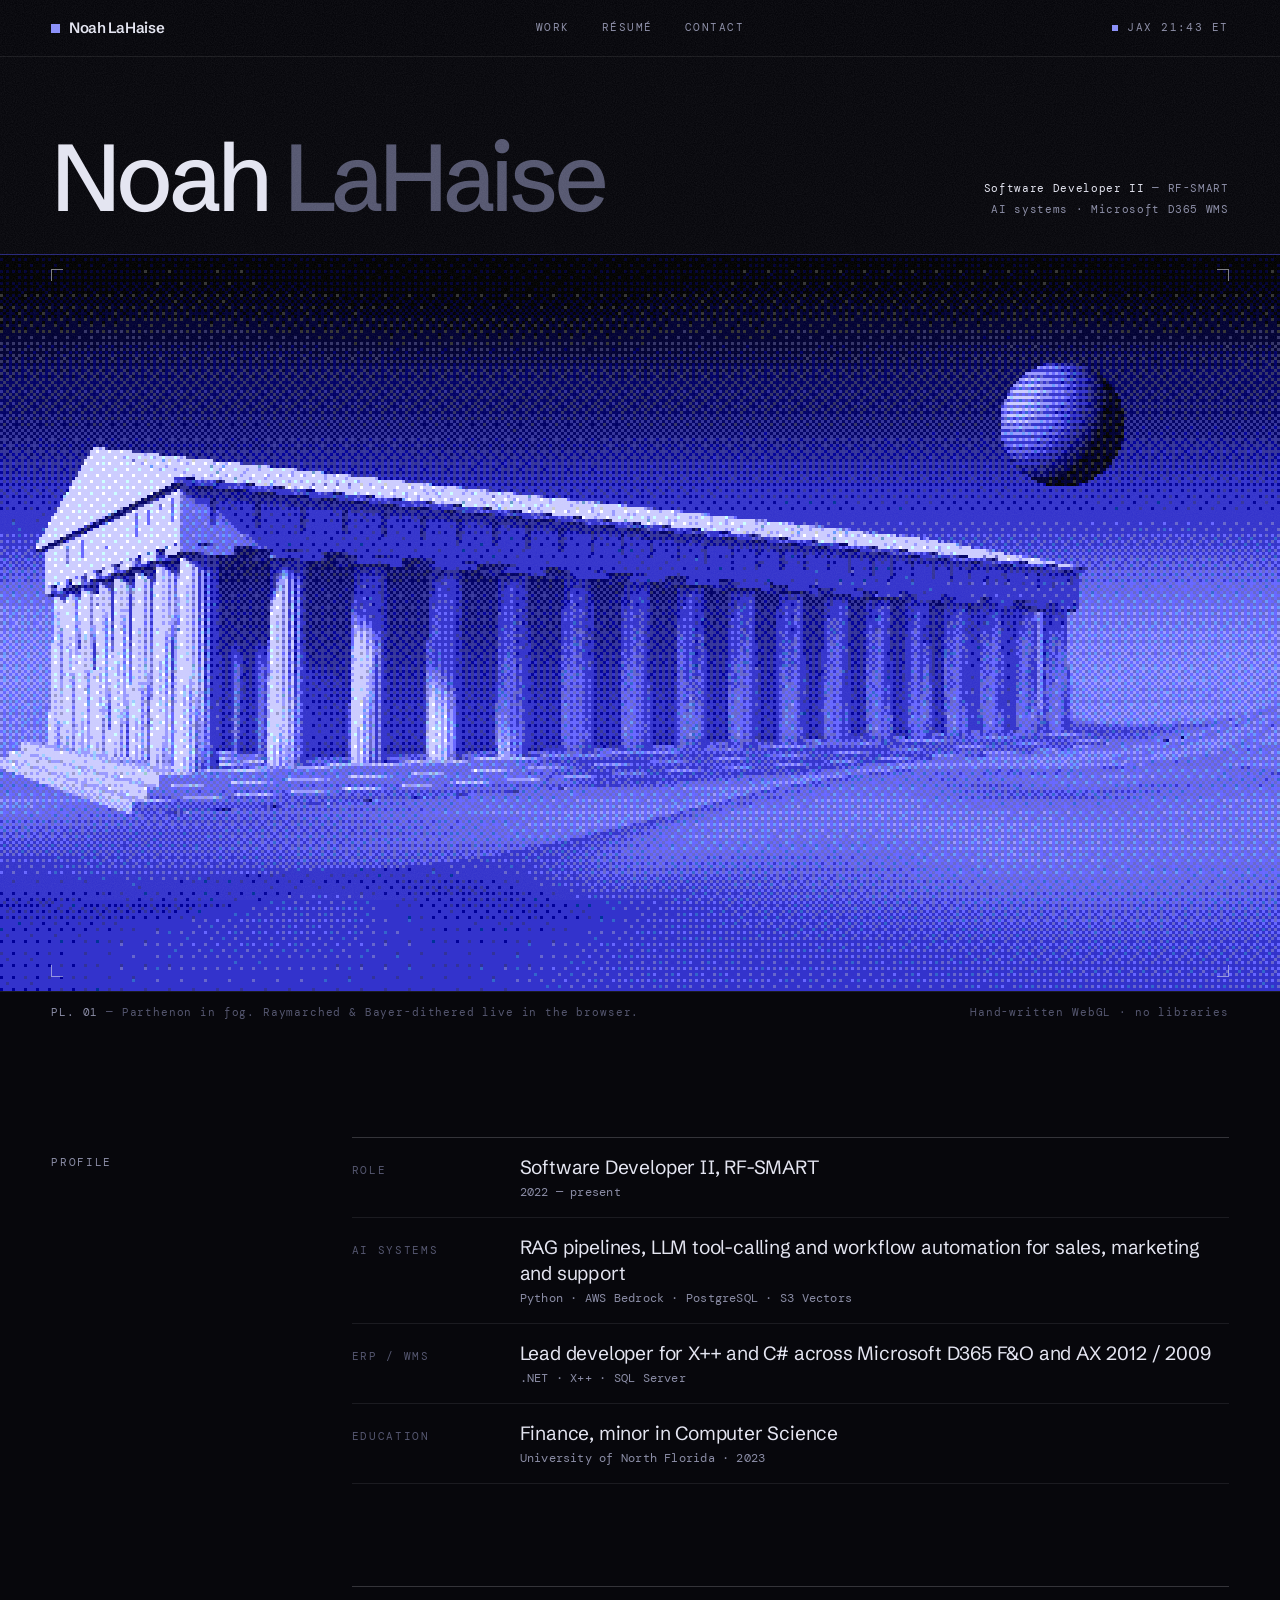
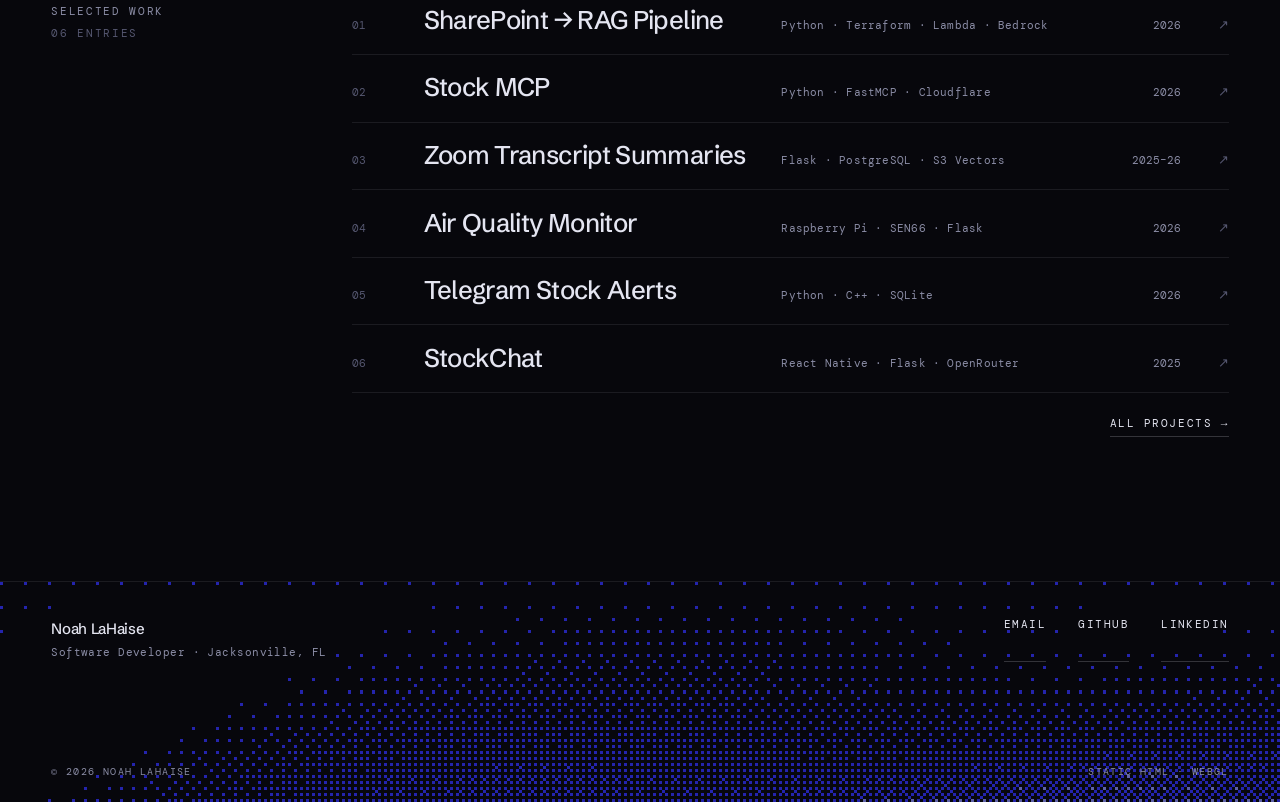
<file: index.html>
<!DOCTYPE html>
<html lang="en">
<head>
  <meta charset="UTF-8">
  <meta name="viewport" content="width=device-width, initial-scale=1.0">
  <title>Noah LaHaise — Software Developer</title>
  <meta name="description" content="Noah LaHaise — software developer building production AI systems and enterprise warehouse software in the Microsoft D365 ecosystem.">
  <meta name="theme-color" content="#07070c">
  <link rel="icon" href="data:image/svg+xml,<svg xmlns='http://www.w3.org/2000/svg' viewBox='0 0 32 32'><rect width='32' height='32' fill='%2307070c'/><rect x='9' y='9' width='14' height='14' fill='%238a8ff8'/></svg>">
  <link rel="preconnect" href="https://fonts.googleapis.com">
  <link rel="preconnect" href="https://fonts.gstatic.com" crossorigin>
  <link href="https://fonts.googleapis.com/css2?family=Schibsted+Grotesk:ital,wght@0,400..700;1,400..700&family=DM+Mono:wght@300;400;500&display=swap" rel="stylesheet">
  <link rel="stylesheet" href="css/style.css">
</head>
<body>
<a class="skip" href="#main">Skip to content</a>
<div class="grain" aria-hidden="true"></div>

<header class="top">
  <div class="wrap top-inner">
    <a href="index.html" class="mark" aria-label="Noah LaHaise — home">Noah LaHaise</a>
    <nav class="links" aria-label="Primary">
      <a href="projects.html">Work</a>
      <a href="resume.html">Résumé</a>
      <a href="contact.html">Contact</a>
    </nav>
    <div class="clock"><span class="dot"></span><span data-clock>Jacksonville, FL</span></div>
  </div>
</header>

<main id="main">
  <div class="wrap head">
    <h1><span class="w">Noah</span> <span class="w soft">LaHaise</span></h1>
    <div class="spec">
      <span><b>Software Developer II</b> — RF-SMART</span>
      <span>AI systems · Microsoft D365 WMS</span>
    </div>
  </div>

  <figure>
    <div class="plate">
      <canvas data-parthenon aria-label="Slowly animated, dithered rendering of a Greek temple in drifting fog"></canvas>
      <span class="corner tl"></span><span class="corner tr"></span><span class="corner bl"></span><span class="corner br"></span>
    </div>
    <figcaption class="wrap caption">
      <span><b>PL. 01</b> — Parthenon in fog. Raymarched &amp; Bayer-dithered live in the browser.</span>
      <span>Hand-written WebGL · no libraries</span>
    </figcaption>
  </figure>

  <section class="wrap block" aria-labelledby="about-label">
    <h2 class="label" id="about-label">Profile</h2>
    <dl class="body sheet">
      <div><dt>Role</dt><dd>Software Developer II, RF-SMART<small>2022 — present</small></dd></div>
      <div><dt>AI systems</dt><dd>RAG pipelines, LLM tool-calling and workflow automation for sales, marketing and support<small>Python · AWS Bedrock · PostgreSQL · S3 Vectors</small></dd></div>
      <div><dt>ERP / WMS</dt><dd>Lead developer for X++ and C# across Microsoft D365 F&amp;O and AX 2012 / 2009<small>.NET · X++ · SQL Server</small></dd></div>
      <div><dt>Education</dt><dd>Finance, minor in Computer Science<small>University of North Florida · 2023</small></dd></div>
    </dl>
  </section>

  <section class="wrap block" id="work" aria-labelledby="work-title">
    <h2 class="label" id="work-title">Selected work<span class="count">06 entries</span></h2>
    <div class="body">
      <ol class="index">
        <li><a href="projects.html#sharepoint-rag"><span class="n">01</span><span class="t">SharePoint → RAG Pipeline</span><span class="s">Python · Terraform · Lambda · Bedrock</span><span class="y">2026</span><span class="arr" aria-hidden="true">↗</span></a></li>
        <li><a href="projects.html#stock-mcp"><span class="n">02</span><span class="t">Stock MCP</span><span class="s">Python · FastMCP · Cloudflare</span><span class="y">2026</span><span class="arr" aria-hidden="true">↗</span></a></li>
        <li><a href="projects.html#zoom-summaries"><span class="n">03</span><span class="t">Zoom Transcript Summaries</span><span class="s">Flask · PostgreSQL · S3 Vectors</span><span class="y">2025–26</span><span class="arr" aria-hidden="true">↗</span></a></li>
        <li><a href="projects.html#air-quality"><span class="n">04</span><span class="t">Air Quality Monitor</span><span class="s">Raspberry Pi · SEN66 · Flask</span><span class="y">2026</span><span class="arr" aria-hidden="true">↗</span></a></li>
        <li><a href="projects.html#telegram-alerts"><span class="n">05</span><span class="t">Telegram Stock Alerts</span><span class="s">Python · C++ · SQLite</span><span class="y">2026</span><span class="arr" aria-hidden="true">↗</span></a></li>
        <li><a href="projects.html#stockchat"><span class="n">06</span><span class="t">StockChat</span><span class="s">React Native · Flask · OpenRouter</span><span class="y">2025</span><span class="arr" aria-hidden="true">↗</span></a></li>
      </ol>
      <div class="more"><a href="projects.html" class="link">All projects →</a></div>
    </div>
  </section>
</main>

<footer class="end">
  <canvas aria-hidden="true"></canvas>
  <div class="wrap end-inner">
    <div class="name">Noah LaHaise<span>Software Developer · Jacksonville, FL</span></div>
    <div class="row">
      <a href="mailto:noah.lahaise1@gmail.com">Email</a>
      <a href="https://github.com/NoahLaHaise" target="_blank" rel="noopener noreferrer">GitHub</a>
      <a href="https://www.linkedin.com/in/noah-lahaise-886312169/" target="_blank" rel="noopener noreferrer">LinkedIn</a>
    </div>
    <div class="legal"><span>© 2026 Noah LaHaise</span><span>Static HTML · WebGL</span></div>
  </div>
</footer>

<script src="js/parthenon.js"></script>
<script src="js/main.js"></script>
</body>
</html>
</file>
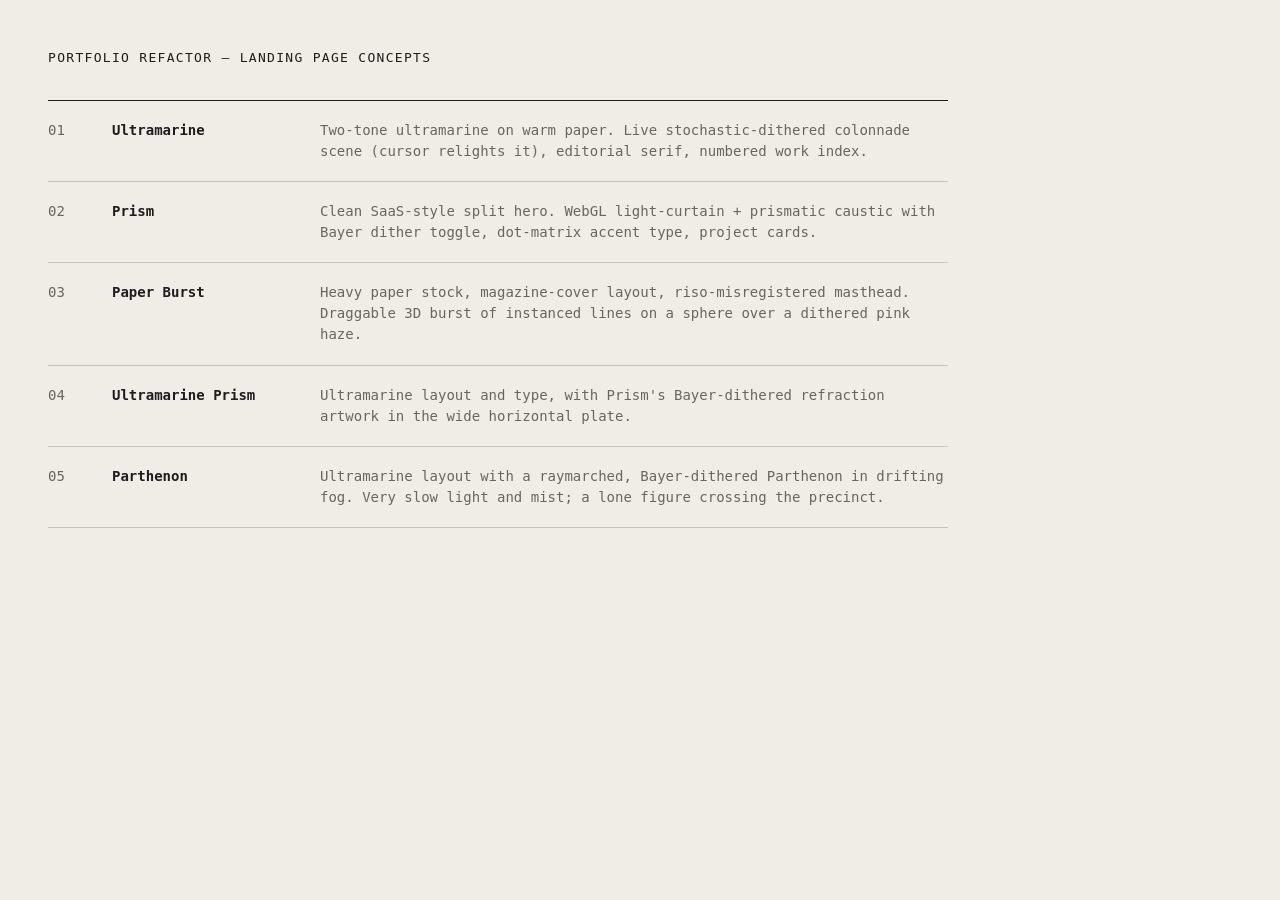
<file: concepts/index.html>
<!DOCTYPE html>
<html lang="en">
<head>
<meta charset="UTF-8">
<meta name="viewport" content="width=device-width, initial-scale=1.0">
<title>Landing page concepts · Noah LaHaise</title>
<style>
  * { box-sizing: border-box; margin: 0; }
  body { background: #efede6; color: #1f1d1b; font: 14px/1.5 ui-monospace, "Cascadia Mono", Menlo, monospace; padding: clamp(1rem, 4vw, 3rem); }
  h1 { font-size: 13px; font-weight: 500; text-transform: uppercase; letter-spacing: .1em; margin-bottom: 2rem; }
  ol { list-style: none; padding: 0; border-top: 1px solid #1f1d1b; max-width: 900px; }
  li { border-bottom: 1px solid rgba(31,29,27,.2); }
  a { display: grid; grid-template-columns: 3rem 12rem 1fr; gap: 1rem; padding: 1.2rem 0; color: inherit; text-decoration: none; }
  a:hover { background: rgba(31,29,27,.05); }
  b { font-weight: 600; }
  span { color: #6b655d; }
  @media (max-width: 640px) { a { grid-template-columns: 2.5rem 1fr; } a span { grid-column: 2; } }
</style>
</head>
<body>
<h1>Portfolio refactor — landing page concepts</h1>
<ol>
  <li><a href="01-ultramarine.html"><span>01</span><b>Ultramarine</b><span>Two-tone ultramarine on warm paper. Live stochastic-dithered colonnade scene (cursor relights it), editorial serif, numbered work index.</span></a></li>
  <li><a href="02-prism.html"><span>02</span><b>Prism</b><span>Clean SaaS-style split hero. WebGL light-curtain + prismatic caustic with Bayer dither toggle, dot-matrix accent type, project cards.</span></a></li>
  <li><a href="03-paper-burst.html"><span>03</span><b>Paper Burst</b><span>Heavy paper stock, magazine-cover layout, riso-misregistered masthead. Draggable 3D burst of instanced lines on a sphere over a dithered pink haze.</span></a></li>
  <li><a href="04-ultramarine-prism.html"><span>04</span><b>Ultramarine Prism</b><span>Ultramarine layout and type, with Prism's Bayer-dithered refraction artwork in the wide horizontal plate.</span></a></li>
  <li><a href="05-parthenon.html"><span>05</span><b>Parthenon</b><span>Ultramarine layout with a raymarched, Bayer-dithered Parthenon in drifting fog. Very slow light and mist; a lone figure crossing the precinct.</span></a></li>
</ol>
</body>
</html>
</file>
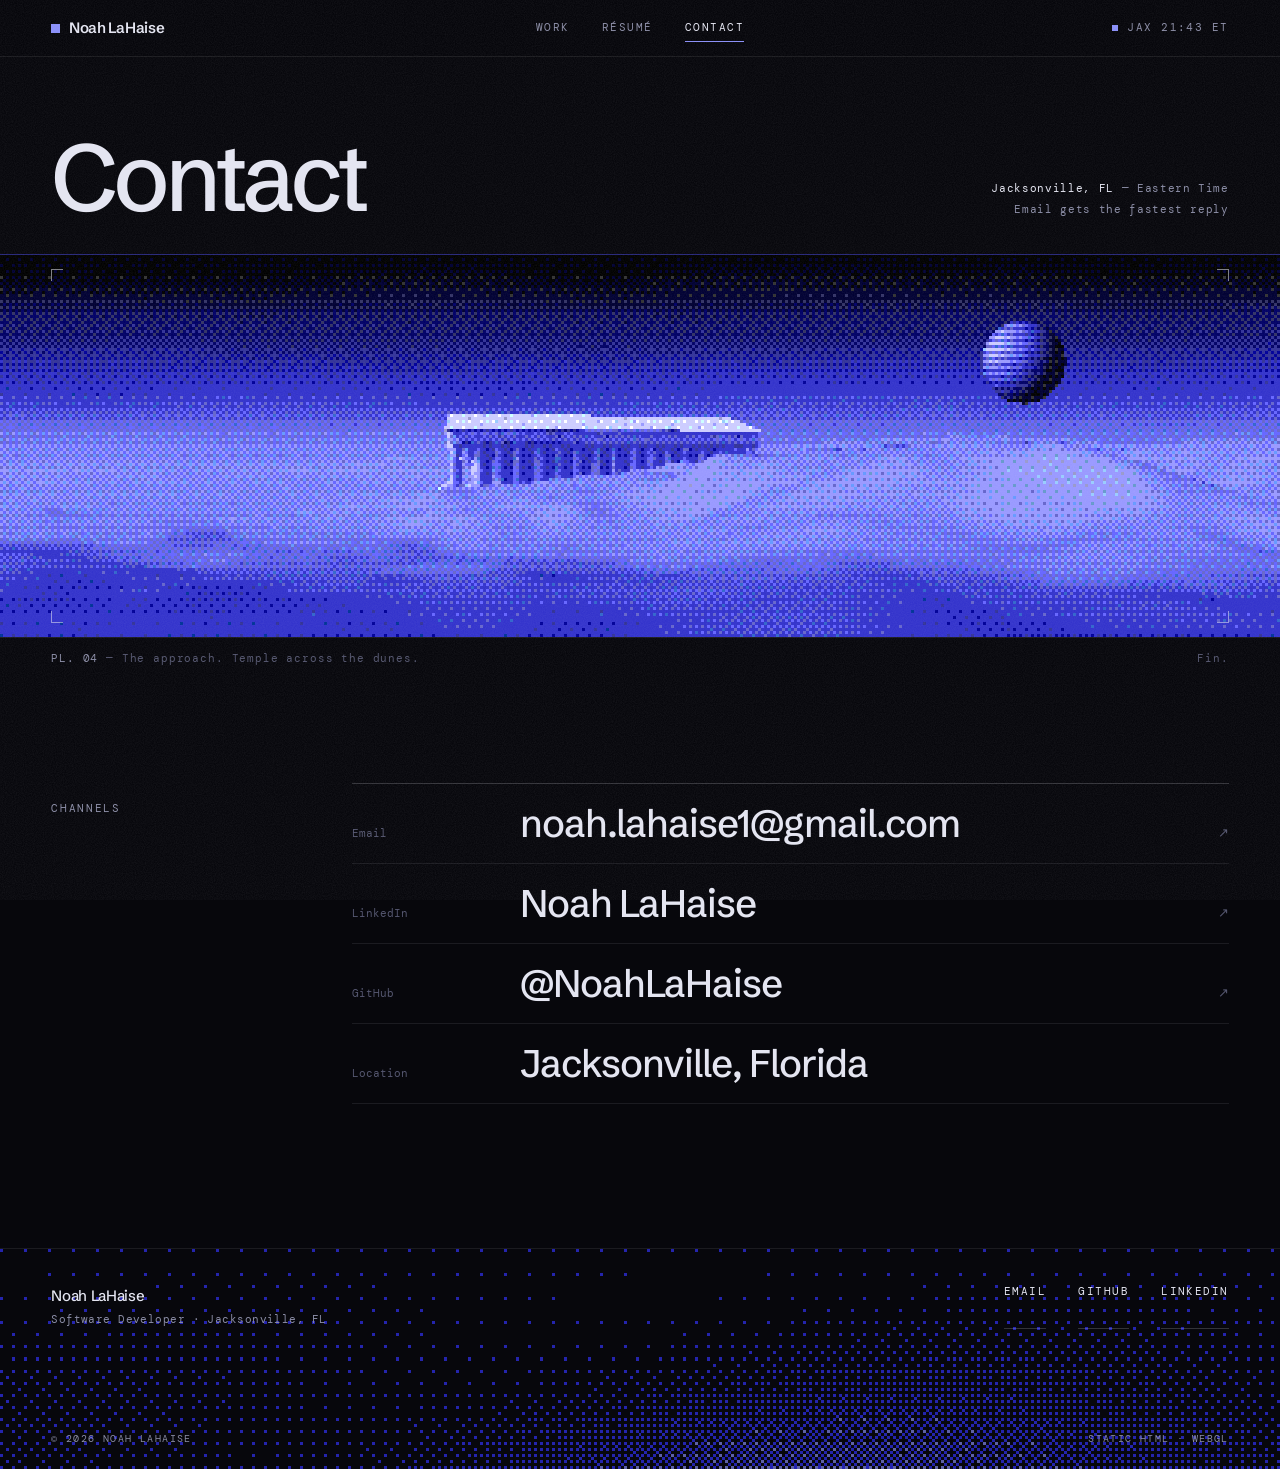
<file: contact.html>
<!DOCTYPE html>
<html lang="en">
<head>
  <meta charset="UTF-8">
  <meta name="viewport" content="width=device-width, initial-scale=1.0">
  <title>Contact — Noah LaHaise</title>
  <meta name="description" content="Get in touch with Noah LaHaise — email, LinkedIn and GitHub.">
  <meta name="theme-color" content="#07070c">
  <link rel="icon" href="data:image/svg+xml,<svg xmlns='http://www.w3.org/2000/svg' viewBox='0 0 32 32'><rect width='32' height='32' fill='%2307070c'/><rect x='9' y='9' width='14' height='14' fill='%238a8ff8'/></svg>">
  <link rel="preconnect" href="https://fonts.googleapis.com">
  <link rel="preconnect" href="https://fonts.gstatic.com" crossorigin>
  <link href="https://fonts.googleapis.com/css2?family=Schibsted+Grotesk:ital,wght@0,400..700;1,400..700&family=DM+Mono:wght@300;400;500&display=swap" rel="stylesheet">
  <link rel="stylesheet" href="css/style.css">
</head>
<body>
<a class="skip" href="#main">Skip to content</a>
<div class="grain" aria-hidden="true"></div>

<header class="top">
  <div class="wrap top-inner">
    <a href="index.html" class="mark" aria-label="Noah LaHaise — home">Noah LaHaise</a>
    <nav class="links" aria-label="Primary">
      <a href="projects.html">Work</a>
      <a href="resume.html">Résumé</a>
      <a href="contact.html" aria-current="page">Contact</a>
    </nav>
    <div class="clock"><span class="dot"></span><span data-clock>Jacksonville, FL</span></div>
  </div>
</header>

<main id="main">
  <div class="wrap head">
    <h1><span class="w">Contact</span></h1>
    <div class="spec">
      <span><b>Jacksonville, FL</b> — Eastern Time</span>
      <span>Email gets the fastest reply</span>
    </div>
  </div>

  <figure>
    <div class="plate band">
      <canvas data-parthenon data-yaw=".3" data-dist="150" data-ty="10" data-cy="-2" data-pan="10" data-moon=".6,.22,.11" data-t0="25" aria-label="Dithered rendering of a distant temple on dunes under a large sphere"></canvas>
      <span class="corner tl"></span><span class="corner tr"></span><span class="corner bl"></span><span class="corner br"></span>
    </div>
    <figcaption class="wrap caption">
      <span><b>PL. 04</b> — The approach. Temple across the dunes.</span>
      <span>Fin.</span>
    </figcaption>
  </figure>

  <section class="wrap block" aria-labelledby="channels">
    <h2 class="label" id="channels">Channels</h2>
    <div class="body">
      <ol class="index contact">
        <li><a href="mailto:noah.lahaise1@gmail.com"><span class="n">Email</span><span class="t">noah.lahaise1@gmail.com</span><span class="arr" aria-hidden="true">↗</span></a></li>
        <li><a href="https://www.linkedin.com/in/noah-lahaise-886312169/" target="_blank" rel="noopener noreferrer"><span class="n">LinkedIn</span><span class="t">Noah LaHaise</span><span class="arr" aria-hidden="true">↗</span></a></li>
        <li><a href="https://github.com/NoahLaHaise" target="_blank" rel="noopener noreferrer"><span class="n">GitHub</span><span class="t">@NoahLaHaise</span><span class="arr" aria-hidden="true">↗</span></a></li>
        <li><div class="row"><span class="n">Location</span><span class="t">Jacksonville, Florida</span><span></span></div></li>
      </ol>
    </div>
  </section>
</main>

<footer class="end">
  <canvas aria-hidden="true"></canvas>
  <div class="wrap end-inner">
    <div class="name">Noah LaHaise<span>Software Developer · Jacksonville, FL</span></div>
    <div class="row">
      <a href="mailto:noah.lahaise1@gmail.com">Email</a>
      <a href="https://github.com/NoahLaHaise" target="_blank" rel="noopener noreferrer">GitHub</a>
      <a href="https://www.linkedin.com/in/noah-lahaise-886312169/" target="_blank" rel="noopener noreferrer">LinkedIn</a>
    </div>
    <div class="legal"><span>© 2026 Noah LaHaise</span><span>Static HTML · WebGL</span></div>
  </div>
</footer>

<script src="js/parthenon.js"></script>
<script src="js/main.js"></script>
</body>
</html>
</file>
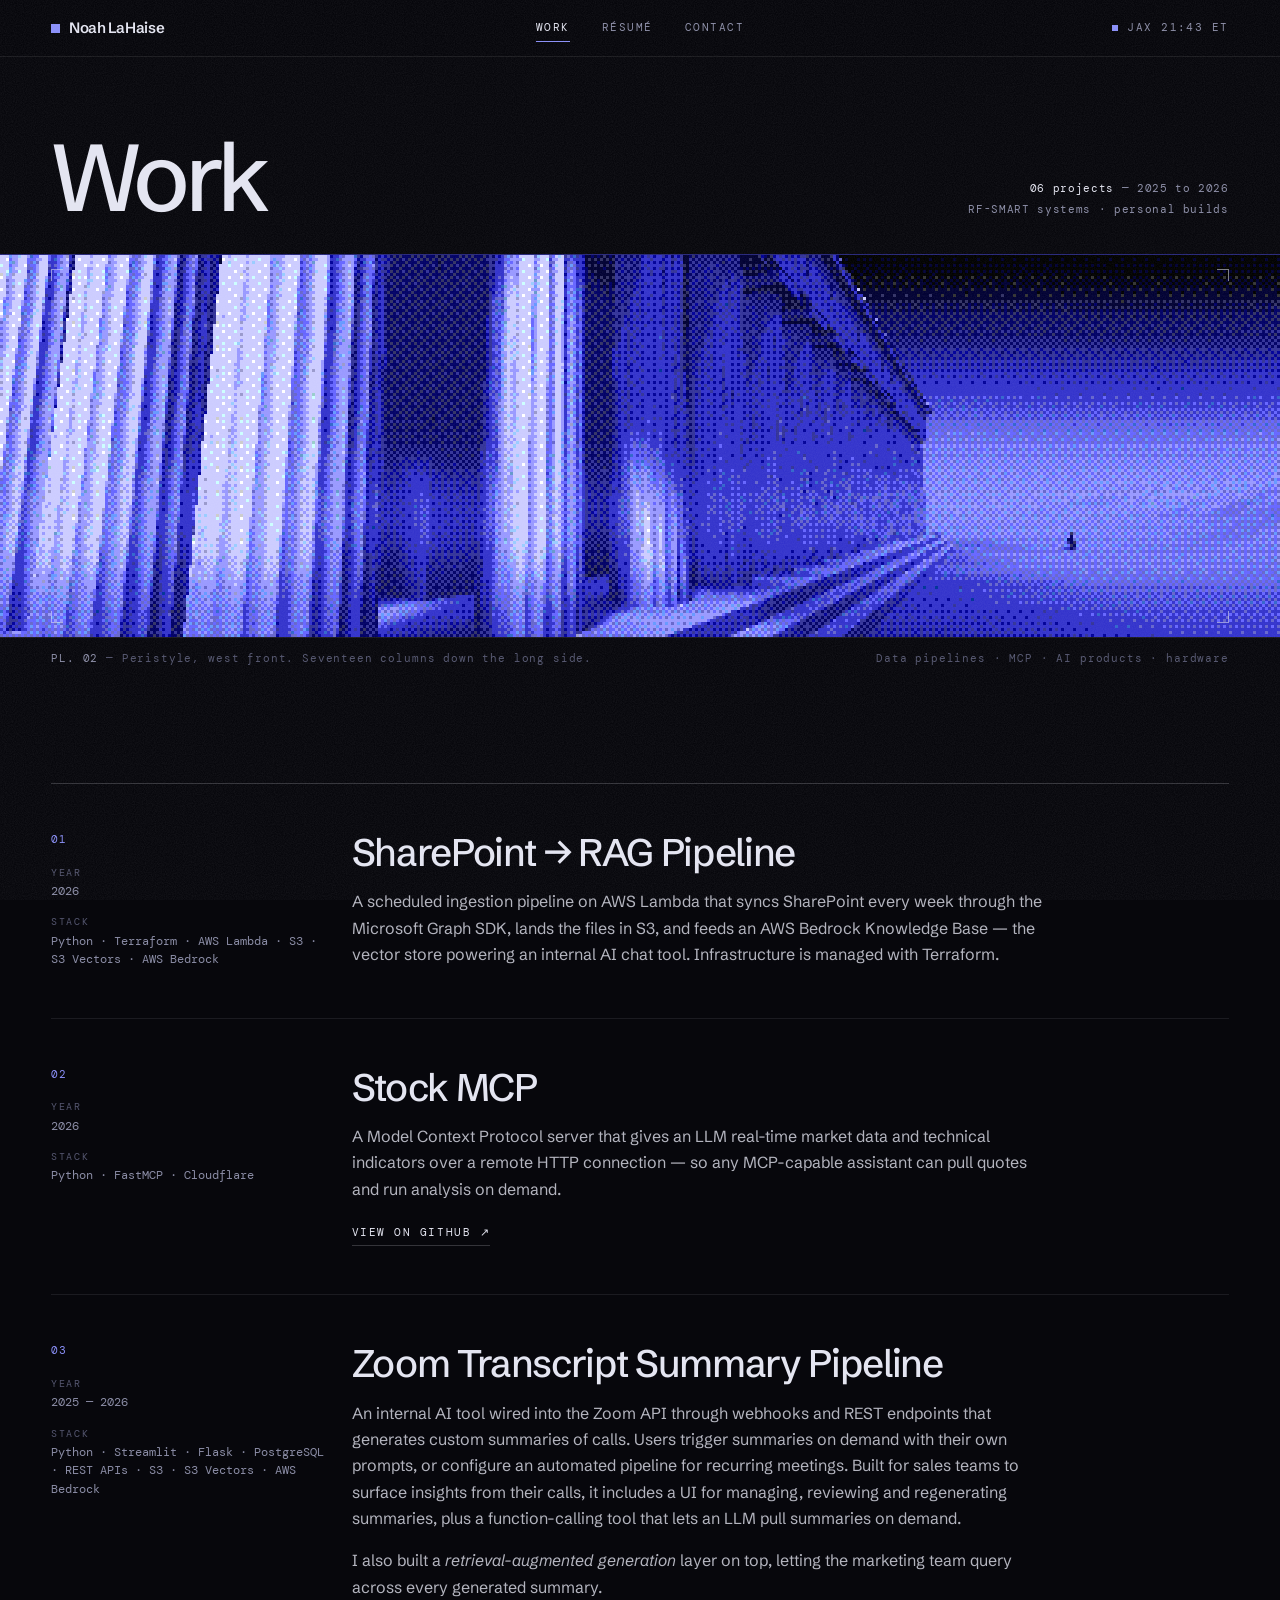
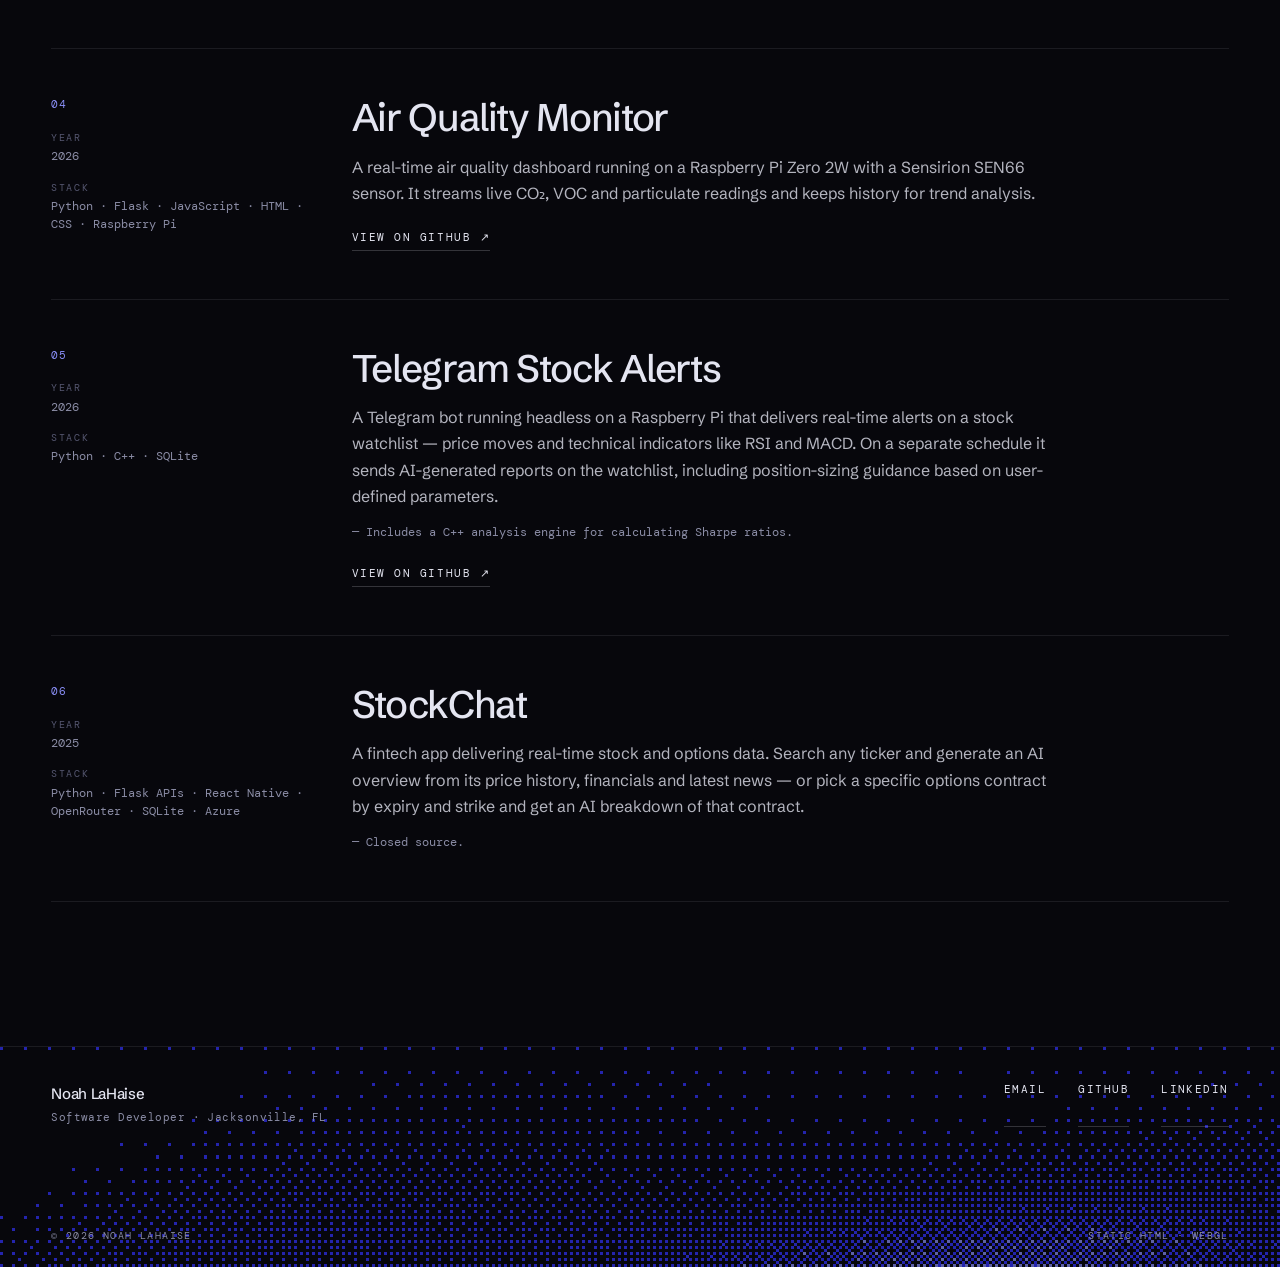
<file: projects.html>
<!DOCTYPE html>
<html lang="en">
<head>
  <meta charset="UTF-8">
  <meta name="viewport" content="width=device-width, initial-scale=1.0">
  <title>Work — Noah LaHaise</title>
  <meta name="description" content="Projects by Noah LaHaise: RAG pipelines, MCP servers, AI summarisation tools, trading bots and Raspberry Pi hardware.">
  <meta name="theme-color" content="#07070c">
  <link rel="icon" href="data:image/svg+xml,<svg xmlns='http://www.w3.org/2000/svg' viewBox='0 0 32 32'><rect width='32' height='32' fill='%2307070c'/><rect x='9' y='9' width='14' height='14' fill='%238a8ff8'/></svg>">
  <link rel="preconnect" href="https://fonts.googleapis.com">
  <link rel="preconnect" href="https://fonts.gstatic.com" crossorigin>
  <link href="https://fonts.googleapis.com/css2?family=Schibsted+Grotesk:ital,wght@0,400..700;1,400..700&family=DM+Mono:wght@300;400;500&display=swap" rel="stylesheet">
  <link rel="stylesheet" href="css/style.css">
</head>
<body>
<a class="skip" href="#main">Skip to content</a>
<div class="grain" aria-hidden="true"></div>

<header class="top">
  <div class="wrap top-inner">
    <a href="index.html" class="mark" aria-label="Noah LaHaise — home">Noah LaHaise</a>
    <nav class="links" aria-label="Primary">
      <a href="projects.html" aria-current="page">Work</a>
      <a href="resume.html">Résumé</a>
      <a href="contact.html">Contact</a>
    </nav>
    <div class="clock"><span class="dot"></span><span data-clock>Jacksonville, FL</span></div>
  </div>
</header>

<main id="main">
  <div class="wrap head">
    <h1><span class="w">Work</span></h1>
    <div class="spec">
      <span><b>06 projects</b> — 2025 to 2026</span>
      <span>RF-SMART systems · personal builds</span>
    </div>
  </div>

  <figure>
    <div class="plate band">
      <canvas data-parthenon data-yaw="1.05" data-dist="44" data-ty="7" data-cy="-5" data-pan="0" data-moon="0,0,0" data-t0="10" aria-label="Dithered rendering of a temple colonnade in fog"></canvas>
      <span class="corner tl"></span><span class="corner tr"></span><span class="corner bl"></span><span class="corner br"></span>
    </div>
    <figcaption class="wrap caption">
      <span><b>PL. 02</b> — Peristyle, west front. Seventeen columns down the long side.</span>
      <span>Data pipelines · MCP · AI products · hardware</span>
    </figcaption>
  </figure>

  <div class="wrap stack">
    <div class="projects">
      <article class="project" id="sharepoint-rag">
        <div class="side">
          <span class="num">01</span>
          <dl>
            <div><dt>Year</dt><dd>2026</dd></div>
            <div><dt>Stack</dt><dd>Python · Terraform · AWS Lambda · S3 · S3 Vectors · AWS Bedrock</dd></div>
          </dl>
        </div>
        <div class="main">
          <h2>SharePoint → RAG Pipeline</h2>
          <p>A scheduled ingestion pipeline on AWS Lambda that syncs SharePoint every week through the Microsoft Graph SDK, lands the files in S3, and feeds an AWS Bedrock Knowledge Base — the vector store powering an internal AI chat tool. Infrastructure is managed with Terraform.</p>
        </div>
      </article>

      <article class="project" id="stock-mcp">
        <div class="side">
          <span class="num">02</span>
          <dl>
            <div><dt>Year</dt><dd>2026</dd></div>
            <div><dt>Stack</dt><dd>Python · FastMCP · Cloudflare</dd></div>
          </dl>
        </div>
        <div class="main">
          <h2>Stock MCP</h2>
          <p>A Model Context Protocol server that gives an LLM real-time market data and technical indicators over a remote HTTP connection — so any MCP-capable assistant can pull quotes and run analysis on demand.</p>
          <div class="actions"><a class="link" href="https://github.com/NoahLaHaise/stock-MCP" target="_blank" rel="noopener noreferrer">View on GitHub ↗</a></div>
        </div>
      </article>

      <article class="project" id="zoom-summaries">
        <div class="side">
          <span class="num">03</span>
          <dl>
            <div><dt>Year</dt><dd>2025 — 2026</dd></div>
            <div><dt>Stack</dt><dd>Python · Streamlit · Flask · PostgreSQL · REST APIs · S3 · S3 Vectors · AWS Bedrock</dd></div>
          </dl>
        </div>
        <div class="main">
          <h2>Zoom Transcript Summary Pipeline</h2>
          <p>An internal AI tool wired into the Zoom API through webhooks and REST endpoints that generates custom summaries of calls. Users trigger summaries on demand with their own prompts, or configure an automated pipeline for recurring meetings. Built for sales teams to surface insights from their calls, it includes a UI for managing, reviewing and regenerating summaries, plus a function-calling tool that lets an LLM pull summaries on demand.</p>
          <p>I also built a <em>retrieval-augmented generation</em> layer on top, letting the marketing team query across every generated summary.</p>
        </div>
      </article>

      <article class="project" id="air-quality">
        <div class="side">
          <span class="num">04</span>
          <dl>
            <div><dt>Year</dt><dd>2026</dd></div>
            <div><dt>Stack</dt><dd>Python · Flask · JavaScript · HTML · CSS · Raspberry Pi</dd></div>
          </dl>
        </div>
        <div class="main">
          <h2>Air Quality Monitor</h2>
          <p>A real-time air quality dashboard running on a Raspberry Pi Zero 2W with a Sensirion SEN66 sensor. It streams live CO₂, VOC and particulate readings and keeps history for trend analysis.</p>
          <div class="actions"><a class="link" href="https://github.com/NoahLaHaise/RaspAir-Monitor" target="_blank" rel="noopener noreferrer">View on GitHub ↗</a></div>
        </div>
      </article>

      <article class="project" id="telegram-alerts">
        <div class="side">
          <span class="num">05</span>
          <dl>
            <div><dt>Year</dt><dd>2026</dd></div>
            <div><dt>Stack</dt><dd>Python · C++ · SQLite</dd></div>
          </dl>
        </div>
        <div class="main">
          <h2>Telegram Stock Alerts</h2>
          <p>A Telegram bot running headless on a Raspberry Pi that delivers real-time alerts on a stock watchlist — price moves and technical indicators like RSI and MACD. On a separate schedule it sends AI-generated reports on the watchlist, including position-sizing guidance based on user-defined parameters.</p>
          <p class="note">Includes a C++ analysis engine for calculating Sharpe ratios.</p>
          <div class="actions"><a class="link" href="https://github.com/NoahLaHaise/TelegramStockProgram" target="_blank" rel="noopener noreferrer">View on GitHub ↗</a></div>
        </div>
      </article>

      <article class="project" id="stockchat">
        <div class="side">
          <span class="num">06</span>
          <dl>
            <div><dt>Year</dt><dd>2025</dd></div>
            <div><dt>Stack</dt><dd>Python · Flask APIs · React Native · OpenRouter · SQLite · Azure</dd></div>
          </dl>
        </div>
        <div class="main">
          <h2>StockChat</h2>
          <p>A fintech app delivering real-time stock and options data. Search any ticker and generate an AI overview from its price history, financials and latest news — or pick a specific options contract by expiry and strike and get an AI breakdown of that contract.</p>
          <p class="note">Closed source.</p>
        </div>
      </article>
    </div>
  </div>
</main>

<footer class="end">
  <canvas aria-hidden="true"></canvas>
  <div class="wrap end-inner">
    <div class="name">Noah LaHaise<span>Software Developer · Jacksonville, FL</span></div>
    <div class="row">
      <a href="mailto:noah.lahaise1@gmail.com">Email</a>
      <a href="https://github.com/NoahLaHaise" target="_blank" rel="noopener noreferrer">GitHub</a>
      <a href="https://www.linkedin.com/in/noah-lahaise-886312169/" target="_blank" rel="noopener noreferrer">LinkedIn</a>
    </div>
    <div class="legal"><span>© 2026 Noah LaHaise</span><span>Static HTML · WebGL</span></div>
  </div>
</footer>

<script src="js/parthenon.js"></script>
<script src="js/main.js"></script>
</body>
</html>
</file>
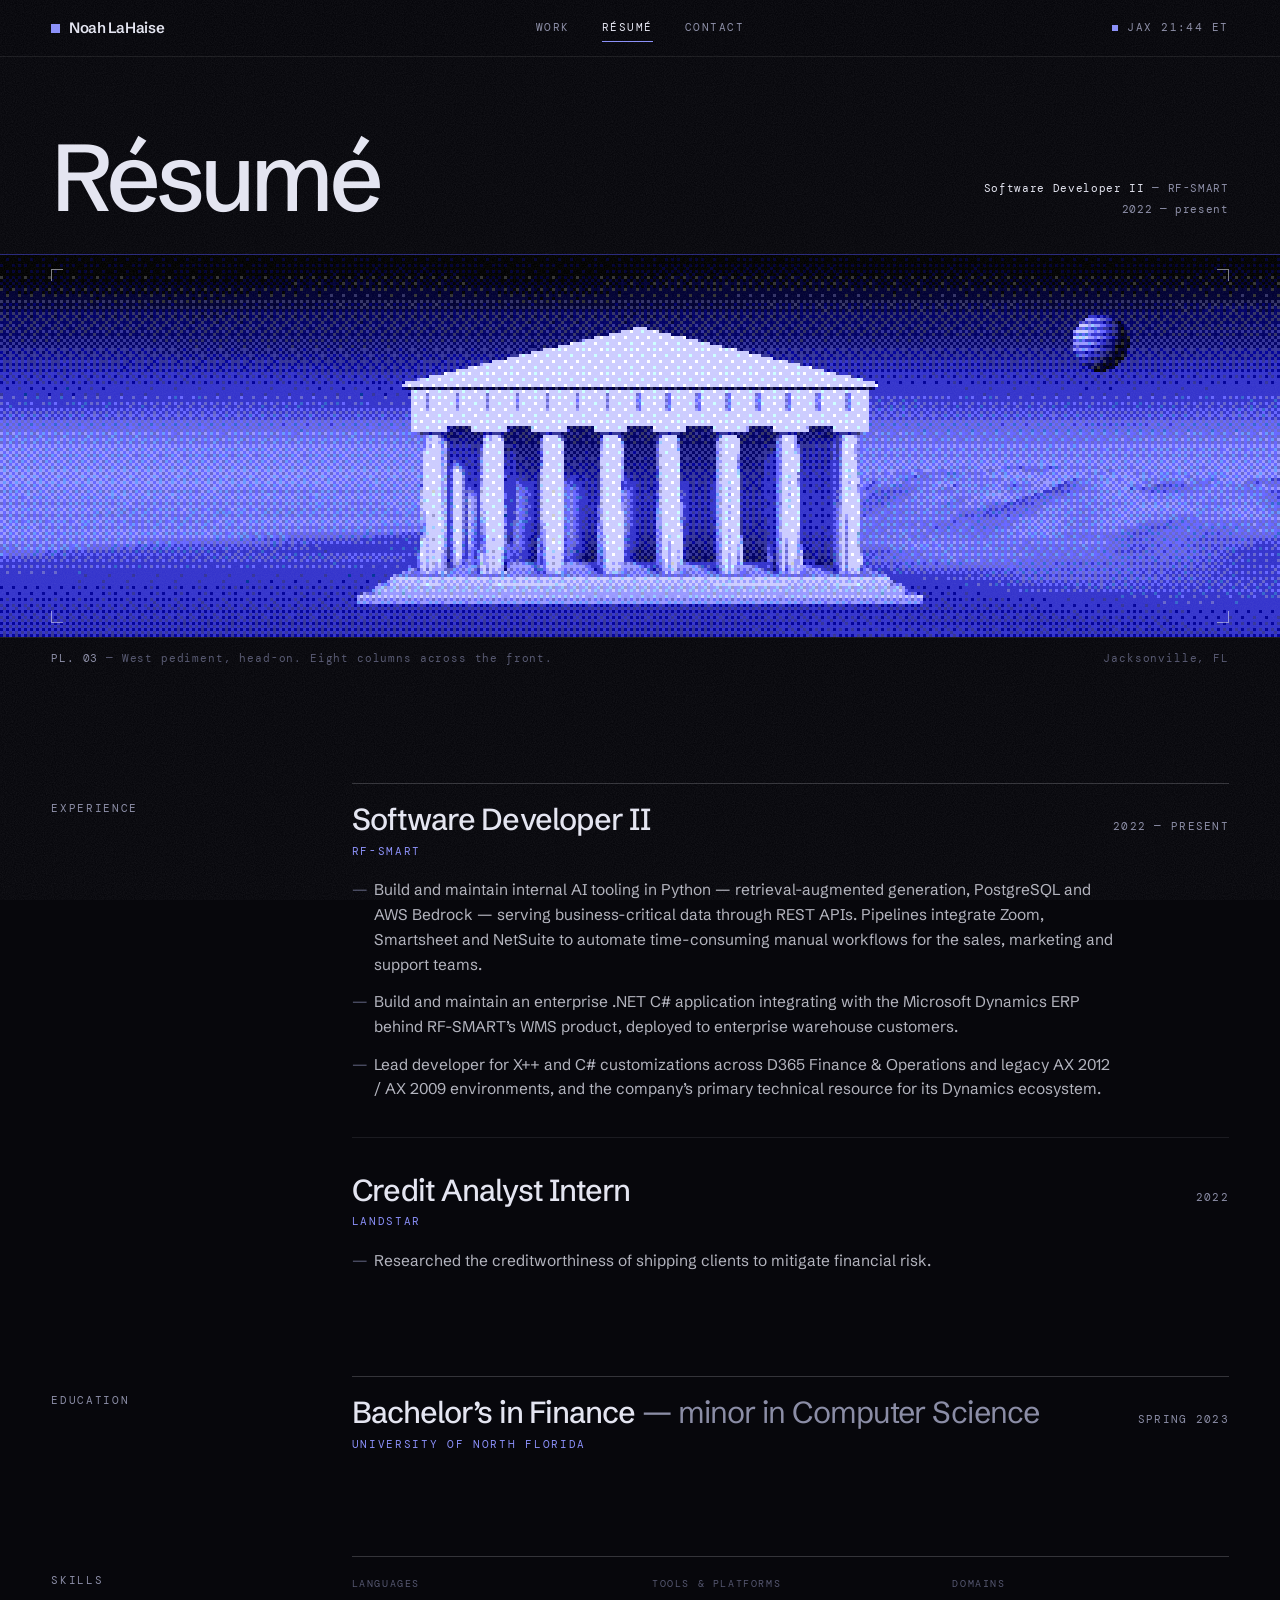
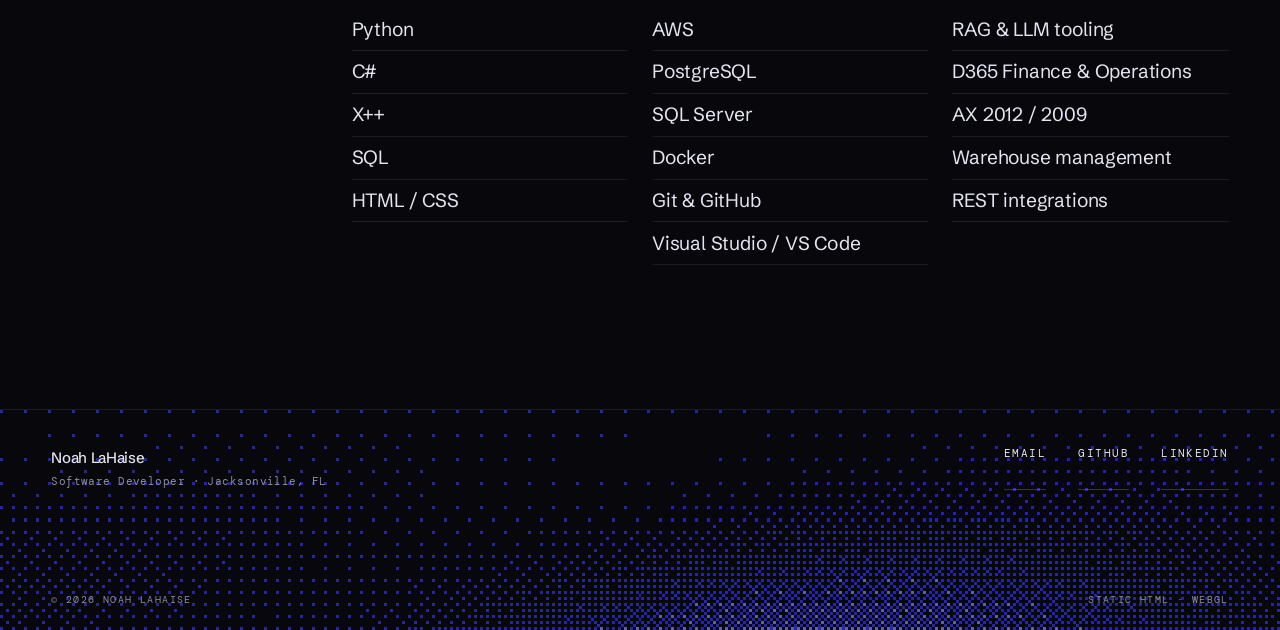
<file: resume.html>
<!DOCTYPE html>
<html lang="en">
<head>
  <meta charset="UTF-8">
  <meta name="viewport" content="width=device-width, initial-scale=1.0">
  <title>Résumé — Noah LaHaise</title>
  <meta name="description" content="Résumé of Noah LaHaise, Software Developer II at RF-SMART: production AI tooling, .NET and X++ development across Microsoft D365 and AX.">
  <meta name="theme-color" content="#07070c">
  <link rel="icon" href="data:image/svg+xml,<svg xmlns='http://www.w3.org/2000/svg' viewBox='0 0 32 32'><rect width='32' height='32' fill='%2307070c'/><rect x='9' y='9' width='14' height='14' fill='%238a8ff8'/></svg>">
  <link rel="preconnect" href="https://fonts.googleapis.com">
  <link rel="preconnect" href="https://fonts.gstatic.com" crossorigin>
  <link href="https://fonts.googleapis.com/css2?family=Schibsted+Grotesk:ital,wght@0,400..700;1,400..700&family=DM+Mono:wght@300;400;500&display=swap" rel="stylesheet">
  <link rel="stylesheet" href="css/style.css">
</head>
<body>
<a class="skip" href="#main">Skip to content</a>
<div class="grain" aria-hidden="true"></div>

<header class="top">
  <div class="wrap top-inner">
    <a href="index.html" class="mark" aria-label="Noah LaHaise — home">Noah LaHaise</a>
    <nav class="links" aria-label="Primary">
      <a href="projects.html">Work</a>
      <a href="resume.html" aria-current="page">Résumé</a>
      <a href="contact.html">Contact</a>
    </nav>
    <div class="clock"><span class="dot"></span><span data-clock>Jacksonville, FL</span></div>
  </div>
</header>

<main id="main">
  <div class="wrap head">
    <h1><span class="w">Résumé</span></h1>
    <div class="spec">
      <span><b>Software Developer II</b> — RF-SMART</span>
      <span>2022 — present</span>
    </div>
  </div>

  <figure>
    <div class="plate band">
      <canvas data-parthenon data-yaw="1.5708" data-dist="78" data-ty="11" data-cy="-4.5" data-pan="0" data-moon=".72,.27,.075" data-t0="70" aria-label="Dithered rendering of a temple's front facade in fog"></canvas>
      <span class="corner tl"></span><span class="corner tr"></span><span class="corner bl"></span><span class="corner br"></span>
    </div>
    <figcaption class="wrap caption">
      <span><b>PL. 03</b> — West pediment, head-on. Eight columns across the front.</span>
      <span>Jacksonville, FL</span>
    </figcaption>
  </figure>

  <section class="wrap block" aria-labelledby="exp">
    <h2 class="label" id="exp">Experience</h2>
    <div class="body cv">
      <article class="role">
        <div class="role-head">
          <h3>Software Developer II</h3>
          <span class="when">2022 — Present</span>
        </div>
        <p class="org">RF-SMART</p>
        <ul>
          <li>Build and maintain internal AI tooling in Python — retrieval-augmented generation, PostgreSQL and AWS Bedrock — serving business-critical data through REST APIs. Pipelines integrate Zoom, Smartsheet and NetSuite to automate time-consuming manual workflows for the sales, marketing and support teams.</li>
          <li>Build and maintain an enterprise .NET C# application integrating with the Microsoft Dynamics ERP behind RF-SMART’s WMS product, deployed to enterprise warehouse customers.</li>
          <li>Lead developer for X++ and C# customizations across D365 Finance &amp; Operations and legacy AX 2012 / AX 2009 environments, and the company’s primary technical resource for its Dynamics ecosystem.</li>
        </ul>
      </article>

      <article class="role">
        <div class="role-head">
          <h3>Credit Analyst Intern</h3>
          <span class="when">2022</span>
        </div>
        <p class="org">Landstar</p>
        <ul>
          <li>Researched the creditworthiness of shipping clients to mitigate financial risk.</li>
        </ul>
      </article>
    </div>
  </section>

  <section class="wrap block" aria-labelledby="edu">
    <h2 class="label" id="edu">Education</h2>
    <div class="body cv">
      <article class="role">
        <div class="role-head">
          <h3>Bachelor’s in Finance <span class="soft">— minor in Computer Science</span></h3>
          <span class="when">Spring 2023</span>
        </div>
        <p class="org">University of North Florida</p>
      </article>
    </div>
  </section>

  <section class="wrap block" aria-labelledby="skills">
    <h2 class="label" id="skills">Skills</h2>
    <div class="body cv skills">
      <div>
        <h3>Languages</h3>
        <ul><li>Python</li><li>C#</li><li>X++</li><li>SQL</li><li>HTML / CSS</li></ul>
      </div>
      <div>
        <h3>Tools &amp; Platforms</h3>
        <ul><li>AWS</li><li>PostgreSQL</li><li>SQL Server</li><li>Docker</li><li>Git &amp; GitHub</li><li>Visual Studio / VS Code</li></ul>
      </div>
      <div>
        <h3>Domains</h3>
        <ul><li>RAG &amp; LLM tooling</li><li>D365 Finance &amp; Operations</li><li>AX 2012 / 2009</li><li>Warehouse management</li><li>REST integrations</li></ul>
      </div>
    </div>
  </section>
</main>

<footer class="end">
  <canvas aria-hidden="true"></canvas>
  <div class="wrap end-inner">
    <div class="name">Noah LaHaise<span>Software Developer · Jacksonville, FL</span></div>
    <div class="row">
      <a href="mailto:noah.lahaise1@gmail.com">Email</a>
      <a href="https://github.com/NoahLaHaise" target="_blank" rel="noopener noreferrer">GitHub</a>
      <a href="https://www.linkedin.com/in/noah-lahaise-886312169/" target="_blank" rel="noopener noreferrer">LinkedIn</a>
    </div>
    <div class="legal"><span>© 2026 Noah LaHaise</span><span>Static HTML · WebGL</span></div>
  </div>
</footer>

<script src="js/parthenon.js"></script>
<script src="js/main.js"></script>
</body>
</html>
</file>
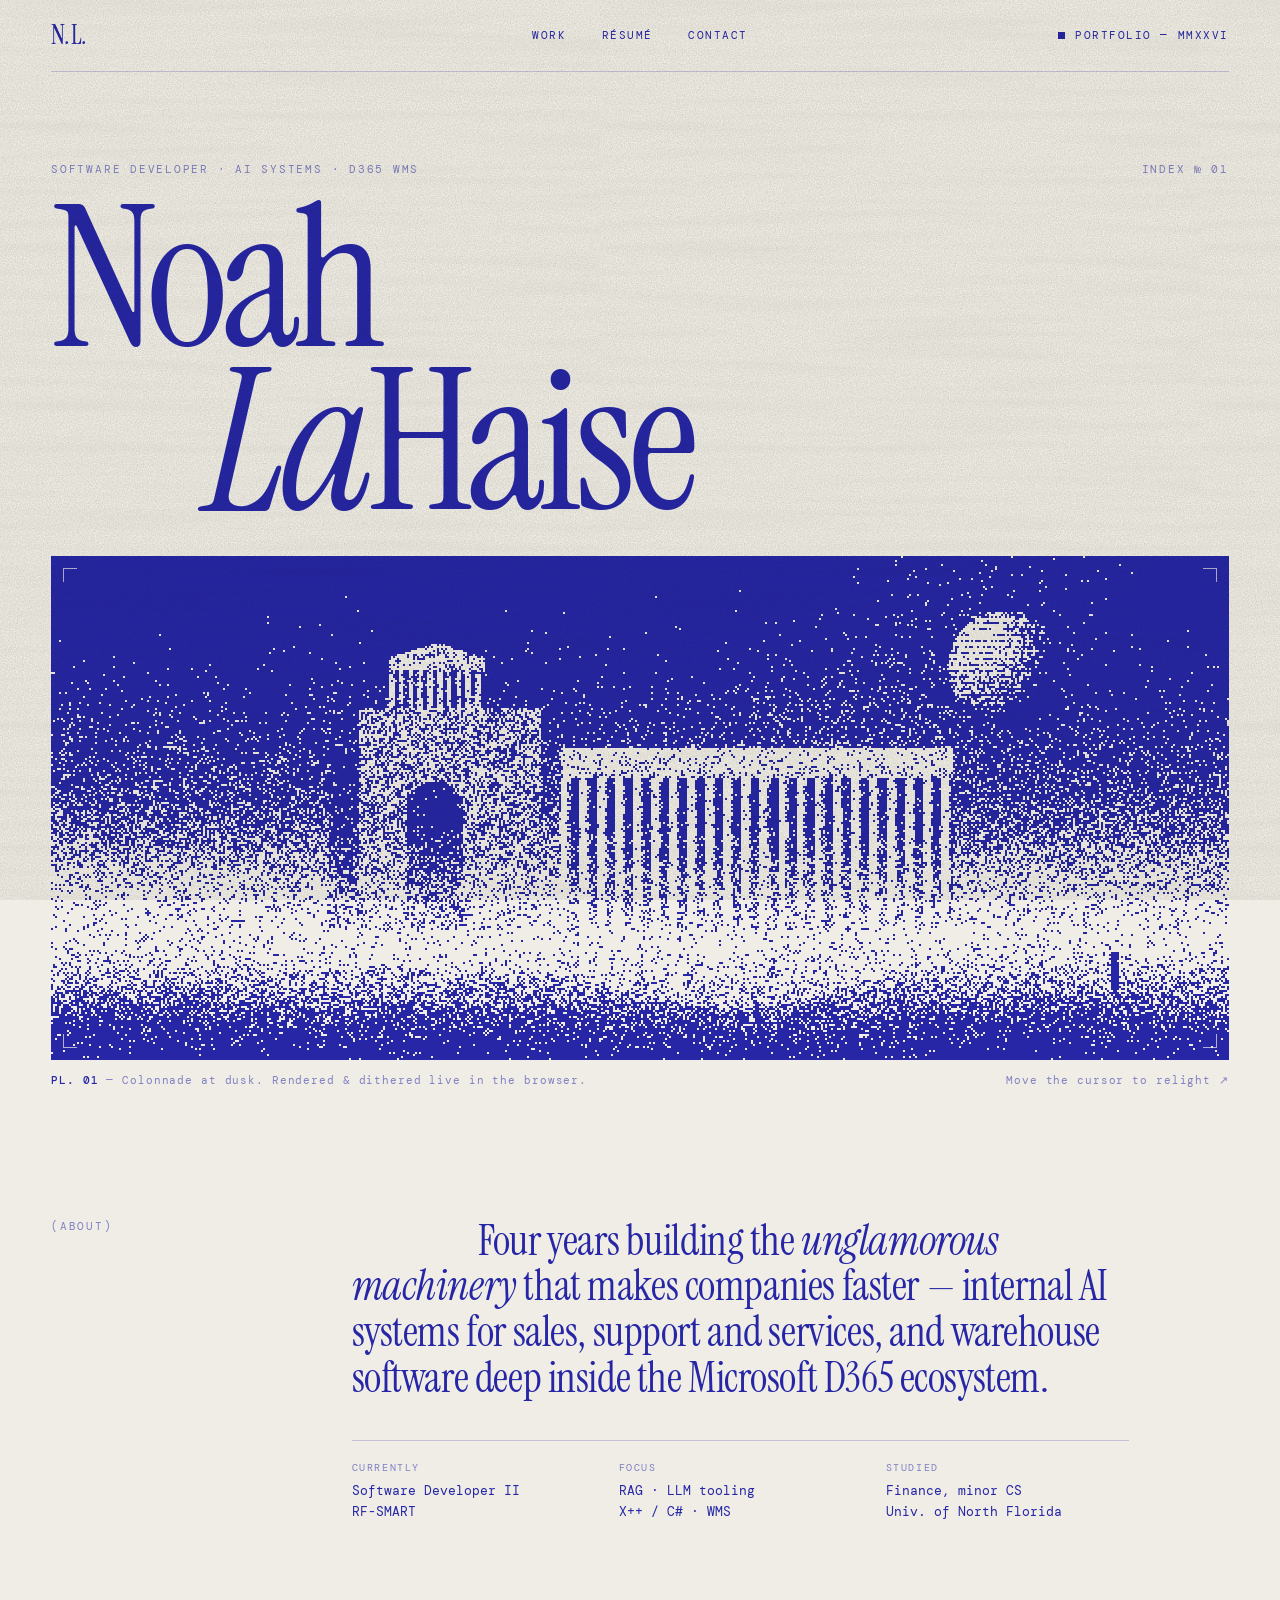
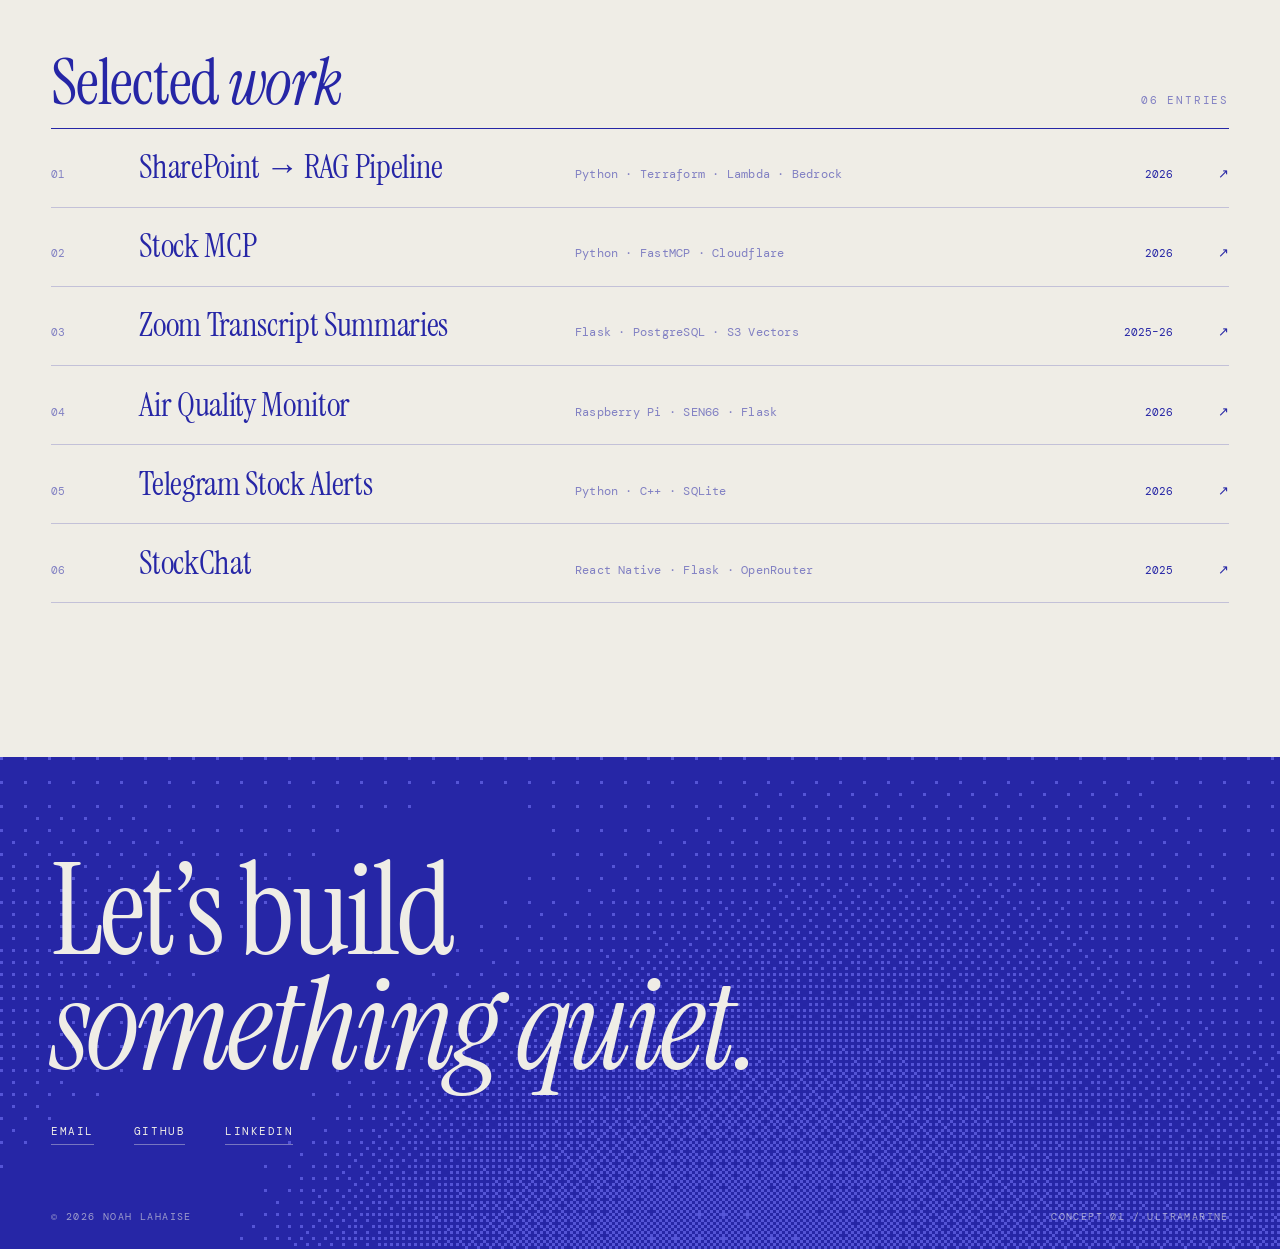
<file: concepts/01-ultramarine.html>
<!DOCTYPE html>
<html lang="en">
<head>
<meta charset="UTF-8">
<meta name="viewport" content="width=device-width, initial-scale=1.0">
<title>Concept 01 — Ultramarine · Noah LaHaise</title>
<link rel="preconnect" href="https://fonts.googleapis.com">
<link rel="preconnect" href="https://fonts.gstatic.com" crossorigin>
<link href="https://fonts.googleapis.com/css2?family=Instrument+Serif:ital@0;1&family=DM+Mono:wght@300;400;500&display=swap" rel="stylesheet">
<style>
  :root {
    --paper: #efede6;
    --paper-2: #e6e3d9;
    --ink: #2626a6;
    --ink-deep: #14146e;
    --ink-soft: rgba(38, 38, 166, .55);
    --rule: rgba(38, 38, 166, .22);
    --serif: "Instrument Serif", "Times New Roman", serif;
    --mono: "DM Mono", ui-monospace, monospace;
    --gutter: clamp(1rem, 4vw, 3.5rem);
  }
  * { box-sizing: border-box; margin: 0; padding: 0; }
  html { -webkit-text-size-adjust: 100%; }
  body {
    background: var(--paper);
    color: var(--ink);
    font-family: var(--mono);
    font-weight: 400;
    font-size: 13px;
    line-height: 1.6;
    -webkit-font-smoothing: antialiased;
    overflow-x: hidden;
  }
  ::selection { background: var(--ink); color: var(--paper); }
  a { color: inherit; text-decoration: none; }

  /* ---------- paper texture ---------- */
  .paper {
    position: fixed; inset: 0; pointer-events: none; z-index: 50;
    mix-blend-mode: multiply; opacity: .55;
    background-image: url("data:image/svg+xml;utf8,<svg xmlns='http://www.w3.org/2000/svg' width='400' height='400'><filter id='n'><feTurbulence type='fractalNoise' baseFrequency='.85' numOctaves='3' stitchTiles='stitch'/><feColorMatrix values='0 0 0 0 .55  0 0 0 0 .52  0 0 0 0 .45  0 0 0 -1.4 1.05'/></filter><rect width='100%' height='100%' filter='url(%23n)'/></svg>");
  }
  .paper::after { /* long fibres */
    content: ""; position: absolute; inset: 0; opacity: .22;
    background-image: url("data:image/svg+xml;utf8,<svg xmlns='http://www.w3.org/2000/svg' width='600' height='600'><filter id='f'><feTurbulence type='fractalNoise' baseFrequency='.004 .09' numOctaves='2' seed='4' stitchTiles='stitch'/><feColorMatrix values='0 0 0 0 .5  0 0 0 0 .48  0 0 0 0 .42  0 0 0 -2.2 1.25'/></filter><rect width='100%' height='100%' filter='url(%23f)'/></svg>");
  }

  /* ---------- layout ---------- */
  .wrap { padding-inline: var(--gutter); max-width: 1480px; margin: 0 auto; }

  header.top {
    display: grid; grid-template-columns: 1fr auto 1fr; align-items: center;
    padding-block: 1.4rem; border-bottom: 1px solid var(--rule);
    text-transform: uppercase; letter-spacing: .14em; font-size: 11px;
  }
  .mark { font-family: var(--serif); font-size: 26px; letter-spacing: 0; text-transform: none; line-height: 1; }
  .mark i { font-style: italic; }
  nav.links { display: flex; gap: 2.2rem; }
  nav.links a { position: relative; padding-block: .2rem; }
  nav.links a::after {
    content: ""; position: absolute; left: 0; right: 100%; bottom: 0; height: 1px; background: currentColor;
    transition: right .35s cubic-bezier(.2,.7,.1,1);
  }
  nav.links a:hover::after { right: 0; }
  .top .meta { justify-self: end; display: flex; align-items: center; gap: .6rem; }
  .dot { width: 7px; height: 7px; background: var(--ink); display: inline-block; animation: blink 2.4s steps(2) infinite; }
  @keyframes blink { 50% { opacity: .15; } }

  /* ---------- hero ---------- */
  .hero { padding-top: clamp(2.5rem, 7vw, 6rem); position: relative; }
  .eyebrow {
    display: flex; justify-content: space-between; gap: 1rem; flex-wrap: wrap;
    text-transform: uppercase; letter-spacing: .16em; font-size: 11px; color: var(--ink-soft);
    margin-bottom: 1.2rem;
  }
  h1 {
    font-family: var(--serif); font-weight: 400;
    font-size: clamp(4rem, 15.5vw, 15.5rem);
    line-height: .82; letter-spacing: -.035em;
    position: relative; z-index: 2;
  }
  h1 .l2 { display: block; padding-left: 12vw; }
  h1 em { font-style: italic; }
  h1 span.w { display: inline-block; opacity: 0; transform: translateY(.18em); animation: rise 1.1s cubic-bezier(.2,.7,.1,1) forwards; }
  h1 .l2 span.w { animation-delay: .12s; }
  @keyframes rise { to { opacity: 1; transform: none; } }

  .plate-wrap { position: relative; margin-top: clamp(1rem, 2.5vw, 2rem); z-index: 1; }
  .plate {
    position: relative; width: 100%; aspect-ratio: 21 / 9;
    background: var(--ink); overflow: hidden;
    opacity: 0; animation: fade 1.4s .35s ease forwards;
  }
  @keyframes fade { to { opacity: 1; } }
  .plate canvas { width: 100%; height: 100%; display: block; image-rendering: pixelated; image-rendering: crisp-edges; cursor: crosshair; }
  .plate .corner {
    position: absolute; width: 14px; height: 14px; border: 1px solid var(--paper); opacity: .7;
  }
  .corner.tl { top: 12px; left: 12px; border-right: 0; border-bottom: 0; }
  .corner.tr { top: 12px; right: 12px; border-left: 0; border-bottom: 0; }
  .corner.bl { bottom: 12px; left: 12px; border-right: 0; border-top: 0; }
  .corner.br { bottom: 12px; right: 12px; border-left: 0; border-top: 0; }
  .caption {
    display: flex; justify-content: space-between; gap: 1rem; flex-wrap: wrap;
    padding-top: .75rem; font-size: 11px; letter-spacing: .08em; color: var(--ink-soft);
  }
  .caption b { font-weight: 500; color: var(--ink); }

  /* ---------- intro ---------- */
  .intro {
    display: grid; grid-template-columns: repeat(12, 1fr); gap: 1.5rem;
    padding-block: clamp(4rem, 10vw, 9rem);
  }
  .intro .label { grid-column: 1 / span 3; text-transform: uppercase; letter-spacing: .16em; font-size: 11px; color: var(--ink-soft); }
  .intro p.lede {
    grid-column: 4 / span 8;
    font-family: var(--serif); font-size: clamp(1.7rem, 3.3vw, 3.1rem); line-height: 1.08; letter-spacing: -.01em;
    text-indent: 3em;
  }
  .intro p.lede em { font-style: italic; }
  .intro .facts {
    grid-column: 4 / span 8; display: grid; grid-template-columns: repeat(3, 1fr); gap: 1.5rem;
    border-top: 1px solid var(--rule); padding-top: 1.2rem; margin-top: 1rem;
  }
  .facts dt { text-transform: uppercase; letter-spacing: .16em; font-size: 10px; color: var(--ink-soft); }
  .facts dd { font-size: 13px; margin-top: .3rem; }

  /* ---------- work index ---------- */
  .work-head {
    display: flex; justify-content: space-between; align-items: baseline;
    border-bottom: 1px solid var(--ink); padding-bottom: .8rem;
  }
  .work-head h2 { font-family: var(--serif); font-weight: 400; font-size: clamp(2.4rem, 5vw, 4.2rem); letter-spacing: -.02em; line-height: 1; }
  .work-head h2 em { font-style: italic; }
  .work-head span { text-transform: uppercase; letter-spacing: .16em; font-size: 11px; color: var(--ink-soft); }

  ol.index { list-style: none; }
  ol.index li { border-bottom: 1px solid var(--rule); }
  ol.index a {
    display: grid; grid-template-columns: 4rem 1fr 1.2fr 5rem 2rem; gap: 1.5rem; align-items: baseline;
    padding-block: 1.35rem; position: relative; isolation: isolate;
  }
  ol.index a::before { /* dithered wipe on hover */
    content: ""; position: absolute; inset: 0; z-index: -1;
    background-image: radial-gradient(var(--ink) 1px, transparent 1.2px);
    background-size: 4px 4px; opacity: 0; transform: scaleX(0); transform-origin: left;
    transition: transform .55s cubic-bezier(.2,.7,.1,1), opacity .2s;
  }
  ol.index a:hover::before { opacity: .12; transform: scaleX(1); }
  .n { font-size: 11px; color: var(--ink-soft); }
  .t { font-family: var(--serif); font-size: clamp(1.5rem, 2.6vw, 2.3rem); line-height: 1.05; letter-spacing: -.01em; transition: transform .45s cubic-bezier(.2,.7,.1,1); }
  ol.index a:hover .t { transform: translateX(.6rem); font-style: italic; }
  .s { font-size: 11.5px; color: var(--ink-soft); letter-spacing: .02em; }
  .y { font-size: 11px; text-align: right; }
  .arr { justify-self: end; transition: transform .35s; }
  ol.index a:hover .arr { transform: translate(3px, -3px); }

  /* ---------- footer ---------- */
  footer.end {
    margin-top: clamp(5rem, 12vw, 10rem); background: var(--ink); color: var(--paper);
    position: relative; overflow: hidden;
  }
  footer.end canvas { position: absolute; inset: 0; width: 100%; height: 100%; image-rendering: pixelated; opacity: .9; }
  .end-inner { position: relative; padding-block: clamp(3rem, 8vw, 6rem) 1.5rem; }
  .end h3 { font-family: var(--serif); font-weight: 400; font-size: clamp(3rem, 10vw, 9rem); line-height: .9; letter-spacing: -.03em; }
  .end h3 em { font-style: italic; }
  .end .row { display: flex; flex-wrap: wrap; gap: 1.2rem 2.5rem; margin-top: 2.5rem; text-transform: uppercase; letter-spacing: .14em; font-size: 11px; }
  .end .row a { border-bottom: 1px solid rgba(239,237,230,.4); padding-bottom: .2rem; }
  .end .row a:hover { border-color: var(--paper); }
  .end .legal { display: flex; justify-content: space-between; margin-top: 4rem; font-size: 10px; letter-spacing: .14em; opacity: .6; text-transform: uppercase; }

  /* ---------- responsive ---------- */
  @media (max-width: 860px) {
    header.top { grid-template-columns: 1fr auto; }
    header.top .meta { display: none; }
    nav.links { gap: 1.1rem; }
    .plate { aspect-ratio: 4 / 5; }
    h1 .l2 { padding-left: 0; }
    .intro .label, .intro p.lede, .intro .facts { grid-column: 1 / -1; }
    .intro .facts { grid-template-columns: 1fr 1fr; }
    ol.index a { grid-template-columns: 2.2rem 1fr 2rem; gap: .4rem 1rem; }
    .s { grid-column: 2 / 3; }
    .y { display: none; }
    .arr { grid-row: 1; grid-column: 3; }
  }
  @media (prefers-reduced-motion: reduce) {
    *, *::before, *::after { animation-duration: .01ms !important; animation-delay: 0s !important; transition: none !important; }
  }
</style>
</head>
<body>
<div class="paper" aria-hidden="true"></div>

<div class="wrap">
  <header class="top">
    <a href="#" class="mark">N<i>.</i>L<i>.</i></a>
    <nav class="links">
      <a href="#work">Work</a>
      <a href="#">Résumé</a>
      <a href="#contact">Contact</a>
    </nav>
    <div class="meta"><span class="dot"></span> Portfolio — MMXXVI</div>
  </header>

  <section class="hero">
    <div class="eyebrow">
      <span>Software Developer · AI Systems · D365 WMS</span>
      <span>Index № 01</span>
    </div>
    <h1><span class="w">Noah</span><span class="l2"><span class="w"><em>La</em>Haise</span></span></h1>

    <div class="plate-wrap">
      <div class="plate">
        <canvas id="scene" aria-label="Generative dithered illustration of a colonnade and a sphere in fog"></canvas>
        <span class="corner tl"></span><span class="corner tr"></span><span class="corner bl"></span><span class="corner br"></span>
      </div>
      <div class="caption">
        <span><b>PL. 01</b> — Colonnade at dusk. Rendered &amp; dithered live in the browser.</span>
        <span>Move the cursor to relight ↗</span>
      </div>
    </div>
  </section>

  <section class="intro">
    <div class="label">(About)</div>
    <p class="lede">Four years building the <em>unglamorous machinery</em> that makes companies faster — internal AI systems for sales, support and services, and warehouse software deep inside the Microsoft&nbsp;D365 ecosystem.</p>
    <dl class="facts">
      <div><dt>Currently</dt><dd>Software Developer II<br>RF-SMART</dd></div>
      <div><dt>Focus</dt><dd>RAG · LLM tooling<br>X++ / C# · WMS</dd></div>
      <div><dt>Studied</dt><dd>Finance, minor CS<br>Univ. of North Florida</dd></div>
    </dl>
  </section>

  <section id="work">
    <div class="work-head">
      <h2>Selected <em>work</em></h2>
      <span>06 entries</span>
    </div>
    <ol class="index">
      <li><a href="#"><span class="n">01</span><span class="t">SharePoint → RAG Pipeline</span><span class="s">Python · Terraform · Lambda · Bedrock</span><span class="y">2026</span><span class="arr">↗</span></a></li>
      <li><a href="https://github.com/NoahLaHaise/stock-MCP"><span class="n">02</span><span class="t">Stock MCP</span><span class="s">Python · FastMCP · Cloudflare</span><span class="y">2026</span><span class="arr">↗</span></a></li>
      <li><a href="#"><span class="n">03</span><span class="t">Zoom Transcript Summaries</span><span class="s">Flask · PostgreSQL · S3 Vectors</span><span class="y">2025–26</span><span class="arr">↗</span></a></li>
      <li><a href="https://github.com/NoahLaHaise/RaspAir-Monitor"><span class="n">04</span><span class="t">Air Quality Monitor</span><span class="s">Raspberry Pi · SEN66 · Flask</span><span class="y">2026</span><span class="arr">↗</span></a></li>
      <li><a href="https://github.com/NoahLaHaise/TelegramStockProgram"><span class="n">05</span><span class="t">Telegram Stock Alerts</span><span class="s">Python · C++ · SQLite</span><span class="y">2026</span><span class="arr">↗</span></a></li>
      <li><a href="#"><span class="n">06</span><span class="t">StockChat</span><span class="s">React Native · Flask · OpenRouter</span><span class="y">2025</span><span class="arr">↗</span></a></li>
    </ol>
  </section>
</div>

<footer class="end" id="contact">
  <canvas id="footfx" aria-hidden="true"></canvas>
  <div class="wrap end-inner">
    <h3>Let’s build<br><em>something quiet.</em></h3>
    <div class="row">
      <a href="#">Email</a>
      <a href="https://github.com/NoahLaHaise">GitHub</a>
      <a href="https://www.linkedin.com/in/noah-lahaise-886312169/">LinkedIn</a>
    </div>
    <div class="legal"><span>© 2026 Noah LaHaise</span><span>Concept 01 / Ultramarine</span></div>
  </div>
</footer>

<script>
(() => {
  const PAPER = [239, 237, 230], INK = [38, 38, 166];
  const reduce = matchMedia('(prefers-reduced-motion: reduce)').matches;
  const smooth = (a, b, x) => { const t = Math.min(1, Math.max(0, (x - a) / (b - a))); return t * t * (3 - 2 * t); };

  /* ---------------- hero scene ---------------- */
  const cv = document.getElementById('scene');
  const ctx = cv.getContext('2d');
  const PX = 2;                    // css px per dither cell
  let W, H, img, noise, light = { x: -0.6, y: -0.5 }, target = { x: -0.6, y: -0.5 };

  function resize() {
    const r = cv.getBoundingClientRect();
    W = Math.max(1, Math.round(r.width / PX));
    H = Math.max(1, Math.round(r.height / PX));
    cv.width = W; cv.height = H;
    img = ctx.createImageData(W, H);
    noise = new Float32Array(W * H * 2);
    for (let i = 0; i < noise.length; i++) noise[i] = Math.random();
  }

  // brightness of the scene at (x,y) in height units; x centred, y down
  function scene(x, y, t, halfW) {
    const horizon = 0.74;
    let b;
    // sky
    b = 0.0 + 0.72 * Math.pow(y / horizon, 1.9);
    // a faint light shaft from upper-right
    b += 0.10 * smooth(0.5, 0, Math.abs((x - 0.4 * halfW) + (y - 0.3) * 0.8));

    // ground + dunes
    if (y > horizon) {
      const d = y - horizon;
      b = 0.78 - d * 1.6;
      const dune = horizon + 0.08 + 0.05 * Math.sin(x * 3.2 + 1.3) + 0.03 * Math.sin(x * 7.1);
      if (y > dune) b -= 0.18 + (y - dune) * 0.6;
    }

    // sphere
    const sx = Math.min(0.9, halfW * 0.62), sy = 0.22, sr = 0.115;
    const dx = (x - sx) / sr, dy = (y - sy) / sr, rr = dx * dx + dy * dy;
    if (rr < 1) {
      const nz = Math.sqrt(1 - rr);
      const lx = light.x, ly = light.y, lz = 0.7, ll = Math.hypot(lx, ly, lz);
      let lam = Math.max(0, (dx * lx + dy * ly + nz * lz) / ll);
      b = 0.06 + 0.9 * lam;
      // engraved horizontal lines
      if (((y * H) | 0) % 3 === 0) b *= 0.55;
    }

    // arch block
    const ax0 = -0.62, ax1 = -0.2, atop = 0.3;
    if (x > ax0 && x < ax1 && y > atop && y < horizon) {
      const side = x < ax0 + 0.06;               // shaded return
      b = side ? 0.22 : 0.62 - (y - atop) * 0.25;
      b += light.x * 0.08;
      // arched doorway
      const cx = -0.41, dw = 0.055, spring = 0.5;
      if (Math.abs(x - cx) < dw && y > spring) b = 0.1 + (y - spring) * 0.3;
      if (y <= spring && y > spring - dw && Math.hypot(x - cx, y - spring) < dw) b = 0.1;
    }

    // small temple on the roof
    const tx0 = -0.5, tx1 = -0.31;
    if (x > tx0 && x < tx1 && y > 0.2 && y <= 0.3) {
      if (y < 0.225) b = 0.7;                        // pediment band
      else { const c = ((x - tx0) / 0.019) % 1; b = c < 0.55 ? 0.75 : 0.18; }
    }
    if (y > 0.17 && y <= 0.2) {                      // pediment triangle
      const mid = (tx0 + tx1) / 2, half = (tx1 - tx0) / 2 * (y - 0.17) / 0.03;
      if (Math.abs(x - mid) < half) b = 0.66;
    }

    // colonnade
    const cx0 = -0.16, cx1 = 0.62, ctop = 0.44;
    if (x > cx0 && x < cx1 && y > ctop - 0.06 && y < horizon) {
      if (y < ctop) b = 0.82 - (y - (ctop - 0.06)) * 2;                 // entablature
      else {
        const p = ((x - cx0) / 0.036) % 1;
        const col = p < 0.56;
        const lit = p < 0.56 * (0.5 + 0.4 * -light.x);
        b = col ? (lit ? 0.86 : 0.5) : 0.1 + (y - ctop) * 0.25;
      }
    }

    // fog band
    const fog = smooth(0.5, 0.76, y) * (1 - smooth(0.76, 0.95, y));
    b = b + (0.88 - b) * fog * 0.72;

    // walking figure
    const fx = Math.min(1.0, halfW * 0.82) - ((t * 0.006) % 1.6), fy = 0.86;
    if (Math.abs(x - fx) < 0.008 && y > fy - 0.055 && y < fy) b = 0.05;
    if (Math.hypot(x - fx, y - (fy - 0.066)) < 0.009) b = 0.05;

    // tone curve: push toward solid ink and clean paper, keep grain in the mid-tones
    b = Math.min(1, Math.max(0, b));
    return b * b * (3 - 2 * b);
  }

  let frame = 0, last = 0;
  function render(now = 0) {
    if (!reduce) requestAnimationFrame(render);
    if (now - last < 1000 / 12) return;         // 12fps — film-grain cadence
    last = now; frame++;
    light.x += (target.x - light.x) * 0.25;
    light.y += (target.y - light.y) * 0.25;
    const halfW = W / H / 2, d = img.data, off = ((Math.random() * W * H) | 0);
    const t = now / 1000;
    for (let j = 0; j < H; j++) {
      const y = j / H;
      for (let i = 0; i < W; i++) {
        const x = (i - W / 2) / H;
        const b = scene(x, y, t, halfW);
        const k = j * W + i;
        const c = b > noise[k + off] ? PAPER : INK;
        const p = k * 4;
        d[p] = c[0]; d[p + 1] = c[1]; d[p + 2] = c[2]; d[p + 3] = 255;
      }
    }
    ctx.putImageData(img, 0, 0);
  }

  cv.addEventListener('pointermove', e => {
    const r = cv.getBoundingClientRect();
    target.x = ((e.clientX - r.left) / r.width - 0.5) * 2.4;
    target.y = ((e.clientY - r.top) / r.height - 0.5) * 2.4;
    if (reduce) render(performance.now() + 1000);
  });

  resize(); render(1000);
  addEventListener('resize', () => { resize(); render(performance.now() + 1000); });

  /* ---------------- footer ordered-dither gradient ---------------- */
  const fc = document.getElementById('footfx'), fx = fc.getContext('2d');
  const B = [0,32,8,40,2,34,10,42,48,16,56,24,50,18,58,26,12,44,4,36,14,46,6,38,60,28,52,20,62,30,54,22,3,35,11,43,1,33,9,41,51,19,59,27,49,17,57,25,15,47,7,39,13,45,5,37,63,31,55,23,61,29,53,21];
  let fw, fh, fimg, mx = 0.7;
  function fresize() {
    const r = fc.getBoundingClientRect();
    fw = Math.round(r.width / 3); fh = Math.round(r.height / 3);
    fc.width = fw; fc.height = fh; fimg = fx.createImageData(fw, fh);
  }
  function fdraw(t) {
    const d = fimg.data;
    for (let j = 0; j < fh; j++) for (let i = 0; i < fw; i++) {
      const u = i / fw, v = j / fh;
      const g = 0.55 * Math.exp(-((u - mx) ** 2) * 6 - ((v - 1.15) ** 2) * 3)
              + 0.12 * Math.sin(u * 9 + t * 0.4 + v * 3) * v;
      const on = g * 64 > B[(j & 7) * 8 + (i & 7)];
      const p = (j * fw + i) * 4;
      d[p] = 90; d[p + 1] = 90; d[p + 2] = 220; d[p + 3] = on ? 255 : 0;
    }
    fx.putImageData(fimg, 0, 0);
  }
  let fl = 0;
  (function floop(now = 0) {
    if (!reduce) requestAnimationFrame(floop);
    if (now - fl < 66) return; fl = now; fdraw(now / 1000);
  })();
  fc.parentElement.addEventListener('pointermove', e => {
    const r = fc.getBoundingClientRect(); mx = (e.clientX - r.left) / r.width;
  });
  fresize(); fdraw(0);
  addEventListener('resize', () => { fresize(); fdraw(0); });
})();
</script>
</body>
</html>
</file>
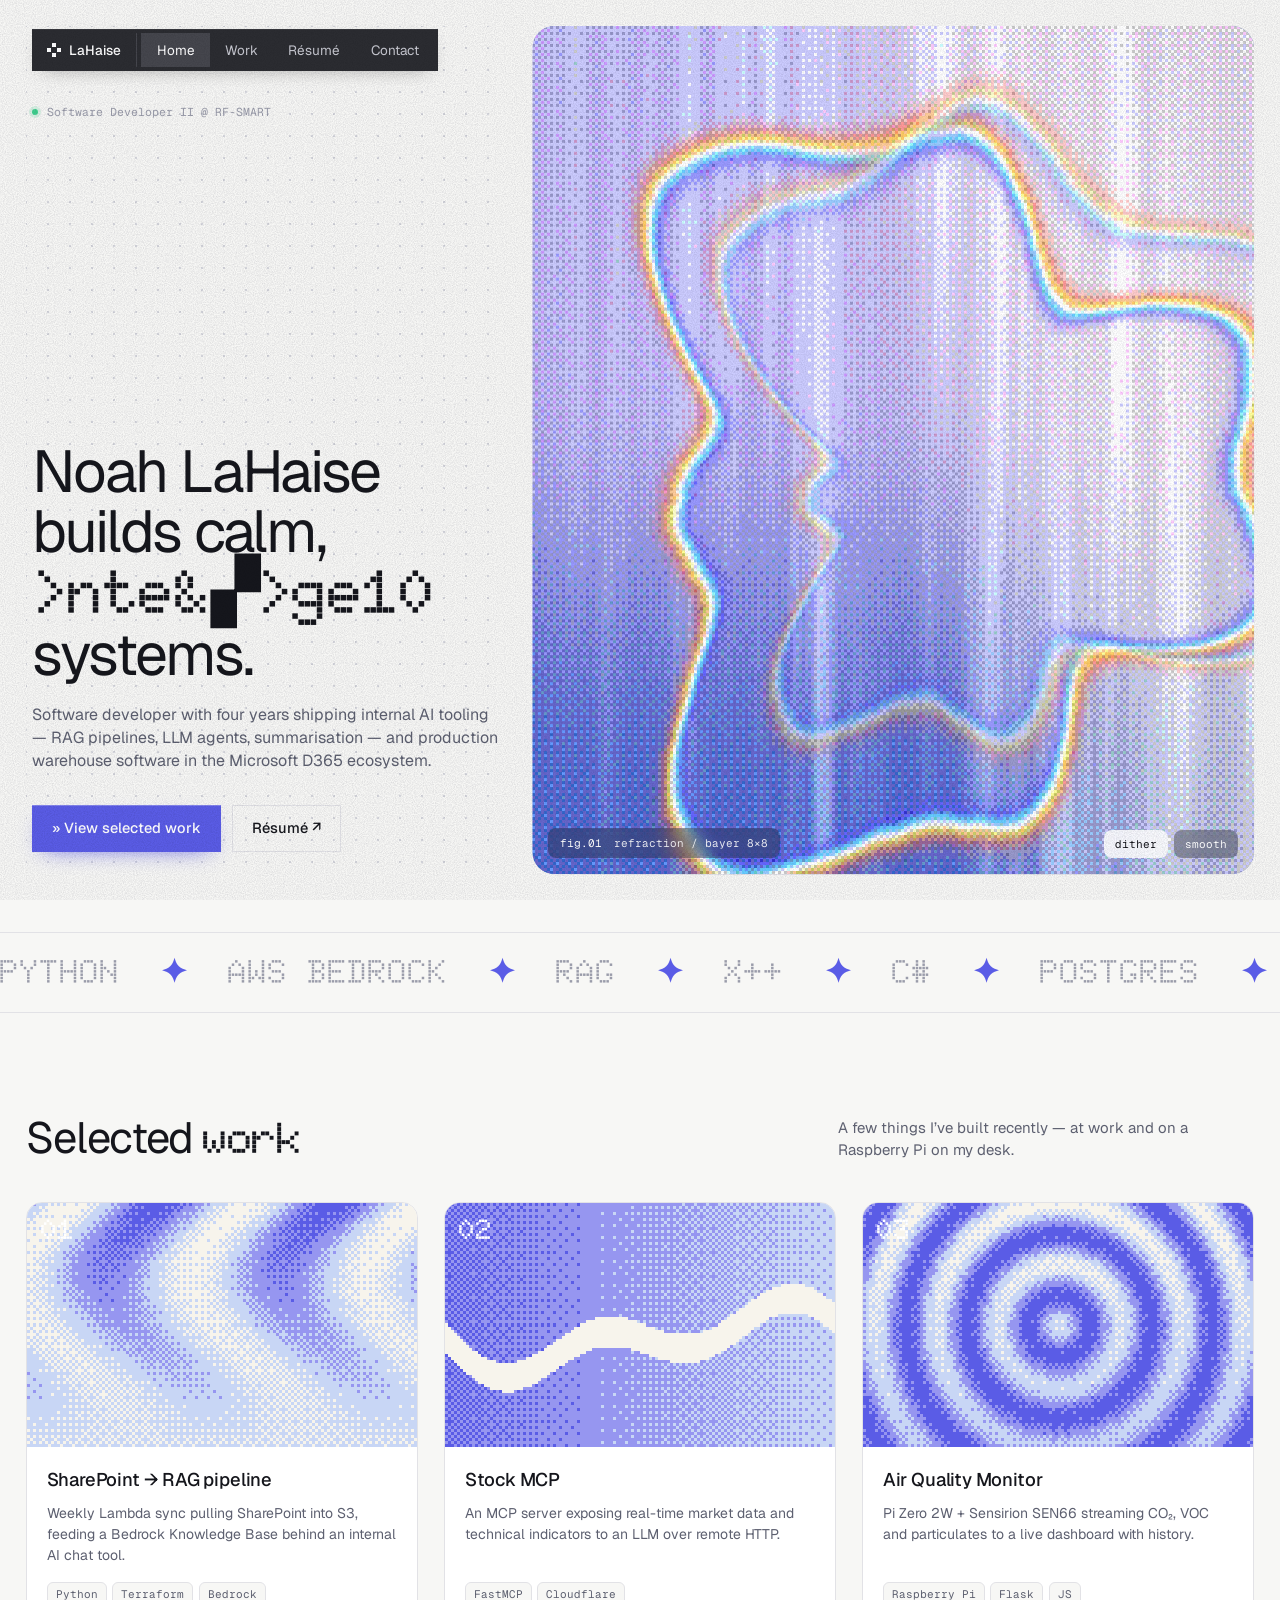
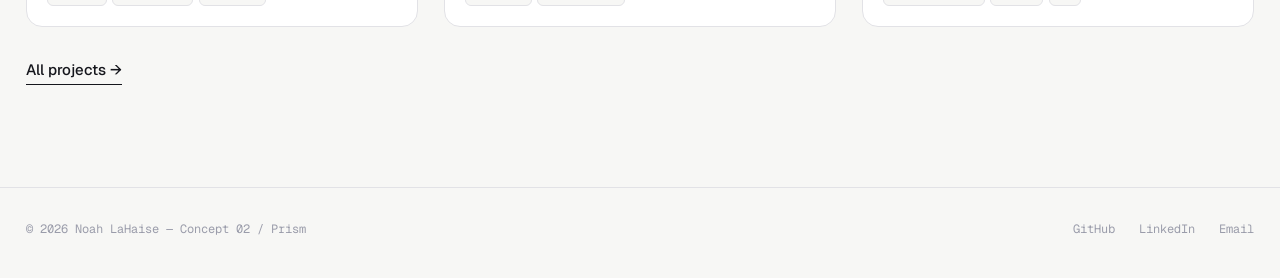
<file: concepts/02-prism.html>
<!DOCTYPE html>
<html lang="en">
<head>
<meta charset="UTF-8">
<meta name="viewport" content="width=device-width, initial-scale=1.0">
<title>Concept 02 — Prism · Noah LaHaise</title>
<link rel="preconnect" href="https://fonts.googleapis.com">
<link rel="preconnect" href="https://fonts.gstatic.com" crossorigin>
<link href="https://fonts.googleapis.com/css2?family=Doto:wght@500;700;900&family=Geist:wght@300;400;500;600&family=Geist+Mono:wght@400;500&display=swap" rel="stylesheet">
<style>
  :root {
    --bg: #f7f7f5;
    --ink: #15161c;
    --ink-2: #5d6070;
    --ink-3: #9a9caa;
    --line: #e2e2e6;
    --accent: #5a5ce6;
    --pill: #2b2c31;
    --sans: "Geist", "Helvetica Neue", sans-serif;
    --mono: "Geist Mono", ui-monospace, monospace;
    --dot: "Doto", "Geist Mono", monospace;
    --g: clamp(1rem, 2.4vw, 1.6rem);
  }
  * { box-sizing: border-box; margin: 0; padding: 0; }
  body {
    background: var(--bg); color: var(--ink);
    font-family: var(--sans); font-size: 15px; line-height: 1.5;
    -webkit-font-smoothing: antialiased; overflow-x: hidden;
  }
  ::selection { background: var(--accent); color: #fff; }
  a { color: inherit; text-decoration: none; }

  .grain {
    position: fixed; inset: 0; pointer-events: none; z-index: 40; opacity: .35; mix-blend-mode: multiply;
    background-image: url("data:image/svg+xml;utf8,<svg xmlns='http://www.w3.org/2000/svg' width='300' height='300'><filter id='n'><feTurbulence type='fractalNoise' baseFrequency='.9' numOctaves='2' stitchTiles='stitch'/><feColorMatrix values='0 0 0 0 .4  0 0 0 0 .4  0 0 0 0 .45  0 0 0 -1.6 1.1'/></filter><rect width='100%' height='100%' filter='url(%23n)'/></svg>");
  }

  /* ---------- hero split ---------- */
  .hero {
    display: grid; grid-template-columns: minmax(0, 40fr) minmax(0, 60fr);
    gap: var(--g); padding: var(--g); min-height: 100vh; min-height: 100svh;
  }
  .left {
    position: relative; display: flex; flex-direction: column; justify-content: space-between;
    padding: .2rem .4rem 1.4rem;
    background-image: radial-gradient(#d5d6dc 1px, transparent 1.3px);
    background-size: 22px 22px; background-position: -11px -11px;
  }
  nav.pill {
    display: inline-flex; align-items: stretch; align-self: flex-start;
    background: var(--pill); color: #c9cad2; font-size: 13.5px; padding: 4px;
    box-shadow: 0 1px 0 rgba(255,255,255,.06) inset, 0 6px 20px -10px rgba(0,0,0,.4);
  }
  nav.pill .brand {
    display: flex; align-items: center; gap: .5rem; color: #fff; padding: .45rem .95rem .45rem .7rem;
    border-right: 1px solid #45464d; margin-right: 4px; font-weight: 500;
  }
  nav.pill .brand svg { width: 14px; height: 14px; }
  nav.pill a.i { padding: .45rem .95rem; transition: background .2s, color .2s; }
  nav.pill a.i:hover { color: #fff; }
  nav.pill a.i.on { background: #45464d; color: #fff; }

  .status { font-family: var(--mono); font-size: 11.5px; color: var(--ink-3); display: flex; gap: .55rem; align-items: center; margin-top: 2rem; }
  .status i { width: 6px; height: 6px; background: #3ecf8e; border-radius: 50%; box-shadow: 0 0 0 3px rgba(62,207,142,.18); }

  .copy { max-width: 34rem; }
  h1 {
    font-weight: 400; letter-spacing: -.035em; line-height: 1.02;
    font-size: clamp(2.6rem, 4.6vw, 4.6rem);
  }
  h1 .dot {
    font-family: var(--dot); font-weight: 900; letter-spacing: -.02em; font-size: 1.04em;
    display: inline-block;
  }
  .lede { color: var(--ink-2); font-size: clamp(1rem, 1.25vw, 1.15rem); margin-top: 1.2rem; max-width: 30rem; line-height: 1.45; }
  .ctas { display: flex; gap: .7rem; margin-top: 2rem; flex-wrap: wrap; }
  .btn {
    display: inline-flex; align-items: center; gap: .55rem; padding: .8rem 1.25rem; font-size: 14.5px; font-weight: 500;
    background: var(--accent); color: #fff; transition: transform .2s, box-shadow .2s;
    box-shadow: 0 1px 0 rgba(255,255,255,.25) inset, 0 8px 22px -12px var(--accent);
  }
  .btn:hover { transform: translateY(-1px); box-shadow: 0 1px 0 rgba(255,255,255,.25) inset, 0 12px 26px -12px var(--accent); }
  .btn.ghost { background: transparent; color: var(--ink); box-shadow: inset 0 0 0 1px var(--line); }
  .btn.ghost:hover { box-shadow: inset 0 0 0 1px var(--ink-3); }

  .right {
    position: relative; border-radius: 22px; overflow: hidden; background: #7b8ee0;
    box-shadow: 0 30px 60px -40px rgba(40,40,120,.5);
  }
  .right canvas { position: absolute; inset: 0; width: 100%; height: 100%; display: block; }
  .right .tag {
    position: absolute; left: 16px; bottom: 16px; z-index: 2;
    font-family: var(--mono); font-size: 11px; color: rgba(255,255,255,.9);
    background: rgba(21,22,28,.35); backdrop-filter: blur(8px); -webkit-backdrop-filter: blur(8px);
    padding: .45rem .7rem; border-radius: 8px; display: flex; gap: .8rem;
  }
  .right .tag span:first-child { color: #fff; }
  .right .ctrls { position: absolute; right: 16px; bottom: 16px; z-index: 2; display: flex; gap: 6px; }
  .right .ctrls button {
    font-family: var(--mono); font-size: 11px; color: #fff; cursor: pointer; border: 0;
    background: rgba(21,22,28,.35); backdrop-filter: blur(8px); -webkit-backdrop-filter: blur(8px);
    padding: .45rem .7rem; border-radius: 8px;
  }
  .right .ctrls button[aria-pressed="true"] { background: rgba(255,255,255,.9); color: var(--ink); }

  /* ---------- below fold ---------- */
  .ticker {
    border-block: 1px solid var(--line); overflow: hidden; white-space: nowrap; margin-top: 2rem;
    font-family: var(--dot); font-weight: 700; font-size: clamp(1.4rem, 2.6vw, 2.2rem); color: var(--ink-3);
    padding-block: .9rem;
  }
  .ticker .track { display: inline-block; animation: tick 40s linear infinite; }
  .ticker span { margin-right: 2.5rem; }
  .ticker span b { color: var(--accent); font-weight: 900; }
  @keyframes tick { to { transform: translateX(-50%); } }

  section.work { padding: clamp(4rem, 8vw, 7rem) var(--g); max-width: 1400px; margin: 0 auto; }
  .sec-head { display: flex; justify-content: space-between; align-items: end; gap: 2rem; flex-wrap: wrap; margin-bottom: 2.5rem; }
  .sec-head h2 { font-weight: 400; font-size: clamp(2rem, 3.4vw, 3rem); letter-spacing: -.03em; line-height: 1.05; }
  .sec-head h2 .dot { font-family: var(--dot); font-weight: 900; }
  .sec-head p { color: var(--ink-2); max-width: 26rem; }

  .cards { display: grid; grid-template-columns: repeat(3, 1fr); gap: var(--g); }
  .card {
    background: #fff; border: 1px solid var(--line); border-radius: 16px; overflow: hidden;
    display: flex; flex-direction: column; transition: transform .35s cubic-bezier(.2,.7,.1,1), box-shadow .35s;
  }
  .card:hover { transform: translateY(-4px); box-shadow: 0 24px 40px -28px rgba(40,40,120,.35); }
  .card .thumb { aspect-ratio: 16 / 10; position: relative; overflow: hidden; }
  .card .thumb canvas { width: 100%; height: 100%; display: block; image-rendering: pixelated; }
  .card .num { position: absolute; top: 12px; left: 14px; font-family: var(--dot); font-weight: 900; font-size: 28px; color: #fff; line-height: 1; }
  .card .body { padding: 1.2rem 1.25rem 1.3rem; display: flex; flex-direction: column; gap: .6rem; flex: 1; }
  .card h3 { font-weight: 500; font-size: 1.15rem; letter-spacing: -.01em; }
  .card p { color: var(--ink-2); font-size: 14px; flex: 1; }
  .chips { display: flex; flex-wrap: wrap; gap: .35rem; margin-top: .4rem; }
  .chips span { font-family: var(--mono); font-size: 11px; color: var(--ink-2); background: var(--bg); border: 1px solid var(--line); padding: .15rem .5rem; border-radius: 6px; }
  .more { display: inline-flex; gap: .4rem; align-items: center; margin-top: 2rem; font-weight: 500; border-bottom: 1px solid var(--ink); padding-bottom: 2px; }

  footer { padding: 2rem var(--g) 2.5rem; border-top: 1px solid var(--line); display: flex; justify-content: space-between; flex-wrap: wrap; gap: 1rem; font-family: var(--mono); font-size: 12px; color: var(--ink-3); }
  footer nav { display: flex; gap: 1.5rem; }
  footer a:hover { color: var(--ink); }

  /* entrance */
  .rise { opacity: 0; transform: translateY(14px); animation: rise .9s cubic-bezier(.2,.7,.1,1) forwards; }
  .d1 { animation-delay: .08s } .d2 { animation-delay: .16s } .d3 { animation-delay: .24s } .d4 { animation-delay: .32s }
  @keyframes rise { to { opacity: 1; transform: none; } }
  .right { animation: clip 1.3s cubic-bezier(.7,0,.2,1) forwards; clip-path: inset(0 0 100% 0 round 22px); }
  @keyframes clip { to { clip-path: inset(0 0 0 0 round 22px); } }

  @media (max-width: 900px) {
    .hero { grid-template-columns: 1fr; min-height: auto; }
    .left { gap: 3rem; padding-bottom: .4rem; }
    .right { aspect-ratio: 4 / 5; }
    .cards { grid-template-columns: 1fr; }
    nav.pill { font-size: 12.5px; }
    nav.pill a.i { padding: .45rem .6rem; }
  }
  @media (prefers-reduced-motion: reduce) {
    *, *::before, *::after { animation-duration: .01ms !important; animation-delay: 0s !important; transition: none !important; }
  }
</style>
</head>
<body>
<div class="grain" aria-hidden="true"></div>

<section class="hero">
  <div class="left">
    <div>
      <nav class="pill rise">
        <a href="#" class="brand">
          <svg viewBox="0 0 14 14" fill="currentColor" aria-hidden="true"><rect x="5" y="0" width="4" height="4"/><rect x="0" y="5" width="4" height="4"/><rect x="10" y="5" width="4" height="4"/><rect x="5" y="10" width="4" height="4"/></svg>
          LaHaise
        </a>
        <a href="#" class="i on">Home</a>
        <a href="#work" class="i">Work</a>
        <a href="#" class="i">Résumé</a>
        <a href="#contact" class="i">Contact</a>
      </nav>
      <div class="status rise d1"><i></i> Software Developer II @ RF-SMART</div>
    </div>

    <div class="copy">
      <h1 class="rise d2">Noah LaHaise builds calm, <span class="dot" id="scramble">intelligent</span> systems.</h1>
      <p class="lede rise d3">Software developer with four years shipping internal AI tooling — RAG pipelines, LLM agents, summarisation — and production warehouse software in the Microsoft D365 ecosystem.</p>
      <div class="ctas rise d4">
        <a href="#work" class="btn">» View selected work</a>
        <a href="#" class="btn ghost">Résumé ↗</a>
      </div>
    </div>
  </div>

  <div class="right">
    <canvas id="gl" aria-label="Animated dithered light-refraction field"></canvas>
    <div class="tag"><span>fig.01</span><span>refraction / bayer 8×8</span></div>
    <div class="ctrls">
      <button type="button" data-mode="1" aria-pressed="true">dither</button>
      <button type="button" data-mode="0" aria-pressed="false">smooth</button>
    </div>
  </div>
</section>

<div class="ticker" aria-hidden="true"><div class="track">
  <span>PYTHON</span><span><b>✦</b></span><span>AWS BEDROCK</span><span><b>✦</b></span><span>RAG</span><span><b>✦</b></span><span>X++</span><span><b>✦</b></span><span>C#</span><span><b>✦</b></span><span>POSTGRES</span><span><b>✦</b></span><span>TERRAFORM</span><span><b>✦</b></span><span>MCP</span><span><b>✦</b></span><span>D365 F&amp;O</span><span><b>✦</b></span>
  <span>PYTHON</span><span><b>✦</b></span><span>AWS BEDROCK</span><span><b>✦</b></span><span>RAG</span><span><b>✦</b></span><span>X++</span><span><b>✦</b></span><span>C#</span><span><b>✦</b></span><span>POSTGRES</span><span><b>✦</b></span><span>TERRAFORM</span><span><b>✦</b></span><span>MCP</span><span><b>✦</b></span><span>D365 F&amp;O</span><span><b>✦</b></span>
</div></div>

<section class="work" id="work">
  <div class="sec-head">
    <h2>Selected <span class="dot">work</span></h2>
    <p>A few things I’ve built recently — at work and on a Raspberry Pi on my desk.</p>
  </div>
  <div class="cards">
    <a class="card" href="#">
      <div class="thumb"><canvas data-seed="1"></canvas><span class="num">01</span></div>
      <div class="body">
        <h3>SharePoint → RAG pipeline</h3>
        <p>Weekly Lambda sync pulling SharePoint into S3, feeding a Bedrock Knowledge Base behind an internal AI chat tool.</p>
        <div class="chips"><span>Python</span><span>Terraform</span><span>Bedrock</span></div>
      </div>
    </a>
    <a class="card" href="https://github.com/NoahLaHaise/stock-MCP">
      <div class="thumb"><canvas data-seed="2"></canvas><span class="num">02</span></div>
      <div class="body">
        <h3>Stock MCP</h3>
        <p>An MCP server exposing real-time market data and technical indicators to an LLM over remote HTTP.</p>
        <div class="chips"><span>FastMCP</span><span>Cloudflare</span></div>
      </div>
    </a>
    <a class="card" href="https://github.com/NoahLaHaise/RaspAir-Monitor">
      <div class="thumb"><canvas data-seed="3"></canvas><span class="num">03</span></div>
      <div class="body">
        <h3>Air Quality Monitor</h3>
        <p>Pi Zero 2W + Sensirion SEN66 streaming CO₂, VOC and particulates to a live dashboard with history.</p>
        <div class="chips"><span>Raspberry Pi</span><span>Flask</span><span>JS</span></div>
      </div>
    </a>
  </div>
  <a href="#" class="more">All projects →</a>
</section>

<footer id="contact">
  <span>© 2026 Noah LaHaise — Concept 02 / Prism</span>
  <nav><a href="https://github.com/NoahLaHaise">GitHub</a><a href="https://www.linkedin.com/in/noah-lahaise-886312169/">LinkedIn</a><a href="#">Email</a></nav>
</footer>

<script>
(() => {
  const reduce = matchMedia('(prefers-reduced-motion: reduce)').matches;

  /* ---------------- WebGL hero ---------------- */
  const cv = document.getElementById('gl');
  const gl = cv.getContext('webgl', { antialias: false, premultipliedAlpha: false });
  const FRAG = `
  precision highp float;
  uniform vec2 res; uniform float t; uniform vec2 m; uniform float dither; uniform float px;
  float hash(vec2 p){ return fract(sin(dot(p, vec2(127.1, 311.7))) * 43758.5453); }
  float noise(vec2 p){ vec2 i = floor(p), f = fract(p); vec2 u = f*f*(3.-2.*f);
    return mix(mix(hash(i), hash(i+vec2(1,0)), u.x), mix(hash(i+vec2(0,1)), hash(i+vec2(1,1)), u.x), u.y); }
  float fbm(vec2 p){ float v = 0., a = .5; for (int i = 0; i < 5; i++){ v += a*noise(p); p *= 2.03; a *= .5; } return v; }
  float bayer2(vec2 a){ a = floor(a); return fract(a.x/2. + a.y*a.y*.75); }
  float bayer4(vec2 a){ return bayer2(.5*a)*.25 + bayer2(a); }
  float bayer8(vec2 a){ return bayer4(.5*a)*.25 + bayer2(a); }
  // caustic dispersion across a band: violet/blue outside -> white core -> amber/red inside
  vec3 spectrum(float x){
    x = clamp(x, -1., 1.);
    vec3 c = mix(vec3(.35,.3,1.), vec3(.4,.85,1.), smoothstep(-1., -.45, x));
    c = mix(c, vec3(1.), smoothstep(-.45, 0., x));
    c = mix(c, vec3(1.,.85,.35), smoothstep(0., .45, x));
    return mix(c, vec3(1.,.45,.25), smoothstep(.45, 1., x));
  }

  void main(){
    vec2 cell = floor(gl_FragCoord.xy / px) * px + px*.5;
    vec2 frag = mix(gl_FragCoord.xy, cell, dither);
    vec2 uv = frag / res;
    vec2 p = (frag - .5*res) / res.y;

    // vertical light curtains (long exposure streaks)
    float s = fbm(vec2(uv.x*18., uv.y*.7 - t*.03));
    s = mix(s, fbm(vec2(uv.x*42. + 3., uv.y*1.2 + t*.02)), .35);
    float streak = smoothstep(.35, .85, s);
    float glow = smoothstep(.0, 1., 1. - length((uv - vec2(.62, .55)) * vec2(1.2, .9)));

    vec3 deep  = vec3(.33, .42, .82);
    vec3 lav   = vec3(.74, .70, .95);
    vec3 ice   = vec3(.83, .93, .97);
    vec3 cream = vec3(1., .96, .88);
    vec3 col = mix(deep, lav, smoothstep(.1, .7, uv.y + .2*s));
    col = mix(col, ice, streak*.8);
    col = mix(col, cream, smoothstep(.55, 1., uv.x + uv.y*.3) * .55);
    col += glow * streak * .25;

    // prismatic caustic — a wobbling refracted loop, dispersed into a spectrum
    vec2 c = vec2(.05, -.05) + (m - .5) * vec2(.35, -.35);
    vec2 q = p - c;
    float ang = atan(q.y, q.x);
    float r = .34 + .07*sin(ang*3. + t*.35) + .04*sin(ang*7. - t*.5) + .05*(fbm(vec2(ang*2., t*.12)) - .5);
    float d = length(q*vec2(1., .82)) - r;
    float w = .016;
    float band = exp(-d*d/(w*w*1.4));
    col = mix(col, spectrum(d/w), band*.9);
    // second, fainter echo
    float d2 = length((q - vec2(.12, .08))*vec2(1., .82)) - r*.92;
    col = mix(col, spectrum(d2/w), exp(-d2*d2/(w*w*1.4)) * .45);

    // ordered dither to a reduced palette
    if (dither > .5) {
      float b = bayer8(gl_FragCoord.xy / px) - .5;
      float L = 5.;
      col = floor(col*L + .5 + b) / L;
    }
    gl_FragColor = vec4(col, 1.);
  }`;
  const VERT = 'attribute vec2 a; void main(){ gl_Position = vec4(a, 0., 1.); }';

  let uRes, uT, uM, uD, uPx, mode = 1, mouse = [0.5, 0.5], target = [0.5, 0.5];
  if (gl) {
    const sh = (type, src) => { const s = gl.createShader(type); gl.shaderSource(s, src); gl.compileShader(s);
      if (!gl.getShaderParameter(s, gl.COMPILE_STATUS)) console.error(gl.getShaderInfoLog(s)); return s; };
    const prog = gl.createProgram();
    gl.attachShader(prog, sh(gl.VERTEX_SHADER, VERT));
    gl.attachShader(prog, sh(gl.FRAGMENT_SHADER, FRAG));
    gl.linkProgram(prog); gl.useProgram(prog);
    gl.bindBuffer(gl.ARRAY_BUFFER, gl.createBuffer());
    gl.bufferData(gl.ARRAY_BUFFER, new Float32Array([-1,-1, 3,-1, -1,3]), gl.STATIC_DRAW);
    const loc = gl.getAttribLocation(prog, 'a');
    gl.enableVertexAttribArray(loc); gl.vertexAttribPointer(loc, 2, gl.FLOAT, false, 0, 0);
    uRes = gl.getUniformLocation(prog, 'res'); uT = gl.getUniformLocation(prog, 't');
    uM = gl.getUniformLocation(prog, 'm'); uD = gl.getUniformLocation(prog, 'dither');
    uPx = gl.getUniformLocation(prog, 'px');
  }
  function resize() {
    const dpr = Math.min(devicePixelRatio || 1, 2), r = cv.getBoundingClientRect();
    cv.width = Math.round(r.width * dpr); cv.height = Math.round(r.height * dpr);
    if (gl) gl.viewport(0, 0, cv.width, cv.height);
  }
  function draw(now) {
    if (!gl) return;
    mouse[0] += (target[0] - mouse[0]) * .06; mouse[1] += (target[1] - mouse[1]) * .06;
    const dpr = Math.min(devicePixelRatio || 1, 2);
    gl.uniform2f(uRes, cv.width, cv.height); gl.uniform1f(uT, now / 1000);
    gl.uniform2f(uM, mouse[0], mouse[1]); gl.uniform1f(uD, mode); gl.uniform1f(uPx, Math.round(3 * dpr));
    gl.drawArrays(gl.TRIANGLES, 0, 3);
  }
  (function loop(now = 0) { draw(reduce ? 4000 : now); if (!reduce) requestAnimationFrame(loop); })();
  resize(); addEventListener('resize', () => { resize(); if (reduce) draw(4000); });
  cv.parentElement.addEventListener('pointermove', e => {
    const r = cv.getBoundingClientRect();
    target = [(e.clientX - r.left) / r.width, (e.clientY - r.top) / r.height];
  });
  document.querySelectorAll('.ctrls button').forEach(b => b.addEventListener('click', () => {
    mode = +b.dataset.mode;
    document.querySelectorAll('.ctrls button').forEach(x => x.setAttribute('aria-pressed', x === b));
    if (reduce) draw(4000);
  }));

  /* ---------------- dithered card thumbnails (2D, cheap) ---------------- */
  const B = [0,32,8,40,2,34,10,42,48,16,56,24,50,18,58,26,12,44,4,36,14,46,6,38,60,28,52,20,62,30,54,22,3,35,11,43,1,33,9,41,51,19,59,27,49,17,57,25,15,47,7,39,13,45,5,37,63,31,55,23,61,29,53,21];
  const PAL = [[90,92,230],[150,150,240],[200,214,245],[247,244,236]];
  function thumb(c) {
    const seed = +c.dataset.seed, r = c.getBoundingClientRect();
    const w = Math.max(1, Math.round(r.width / 3)), h = Math.max(1, Math.round(r.height / 3));
    c.width = w; c.height = h;
    const x = c.getContext('2d'), im = x.createImageData(w, h), d = im.data;
    for (let j = 0; j < h; j++) for (let i = 0; i < w; i++) {
      const u = i / w, v = j / h;
      let g;
      if (seed === 1) g = 0.5 + 0.5 * Math.sin(u * 14 + Math.sin(v * 5) * 2) * (1 - v) + v * 0.3;            // stacked docs / waves
      else if (seed === 2) g = Math.abs(v - 0.55 - 0.18 * Math.sin(u * 9) * Math.cos(u * 3.1)) < 0.06 ? 1 : 0.15 + u * 0.5; // price line
      else { const dx = u - 0.5, dy = (v - 0.5) * h / w; g = 0.5 + 0.5 * Math.cos(Math.hypot(dx, dy) * 40); g *= 1 - v * 0.4; } // rings
      const lvl = Math.min(3, Math.max(0, Math.floor(g * 3 + B[(j & 7) * 8 + (i & 7)] / 64)));
      const col = PAL[lvl], p = (j * w + i) * 4;
      d[p] = col[0]; d[p + 1] = col[1]; d[p + 2] = col[2]; d[p + 3] = 255;
    }
    x.putImageData(im, 0, 0);
  }
  const thumbs = document.querySelectorAll('.thumb canvas');
  const drawThumbs = () => thumbs.forEach(thumb);
  drawThumbs(); addEventListener('resize', drawThumbs);

  /* ---------------- dot-matrix scramble on the hero word ---------------- */
  const el = document.getElementById('scramble'), words = ['intelligent', 'quiet', 'useful', 'durable', 'intelligent'];
  const glyphs = '01#%&*+=<>/\\▚▞';
  let wi = 0;
  function scrambleTo(word) {
    let f = 0; const from = el.textContent, len = Math.max(from.length, word.length);
    const id = setInterval(() => {
      let out = '';
      for (let i = 0; i < len; i++) {
        if (f / 2 > i) out += word[i] || '';
        else out += Math.random() < .5 ? glyphs[(Math.random() * glyphs.length) | 0] : (from[i] || '');
      }
      el.textContent = out; f++;
      if (f / 2 > len) { clearInterval(id); el.textContent = word; }
    }, 40);
  }
  if (!reduce) setInterval(() => { wi = (wi + 1) % (words.length - 1); scrambleTo(words[wi]); }, 3600);
})();
</script>
</body>
</html>
</file>
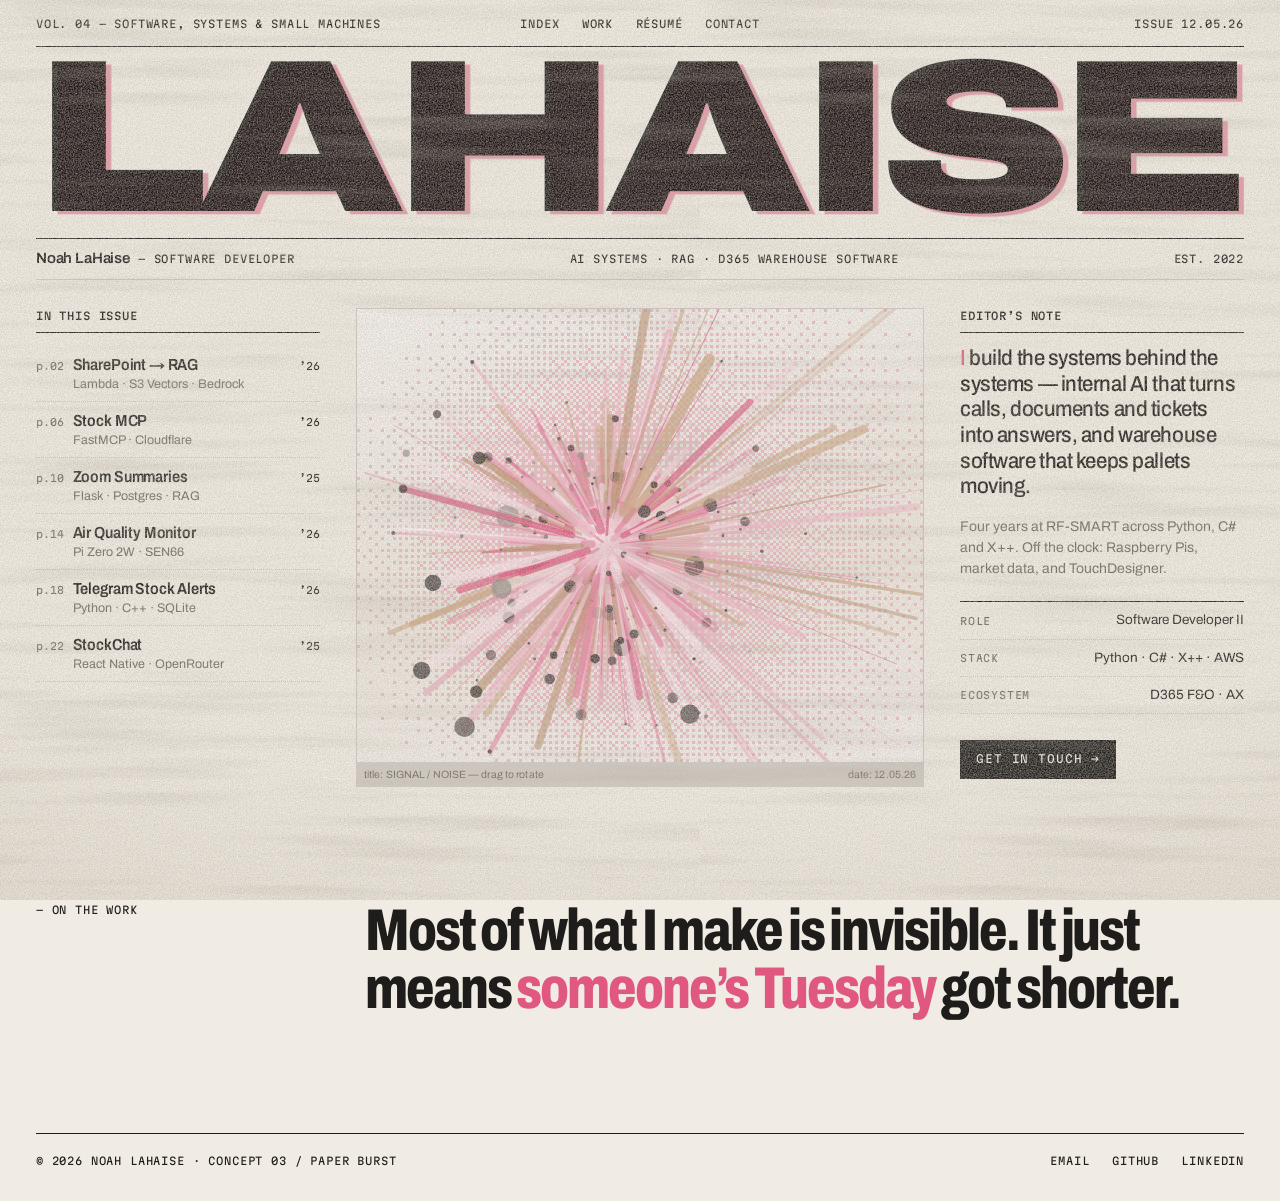
<file: concepts/03-paper-burst.html>
<!DOCTYPE html>
<html lang="en">
<head>
<meta charset="UTF-8">
<meta name="viewport" content="width=device-width, initial-scale=1.0">
<title>Concept 03 — Paper Burst · Noah LaHaise</title>
<link rel="preconnect" href="https://fonts.googleapis.com">
<link rel="preconnect" href="https://fonts.gstatic.com" crossorigin>
<link href="https://fonts.googleapis.com/css2?family=Archivo:wdth,wght@62..125,100..900&family=Martian+Mono:wdth,wght@75..112.5,300..600&display=swap" rel="stylesheet">
<style>
  :root {
    --paper: #f1ece3;
    --paper-dk: #e4ddd0;
    --char: #1f1d1b;
    --char-2: #6b655d;
    --rose: #e0577f;
    --blush: #f3b4c6;
    --rule: rgba(31, 29, 27, .18);
    --sans: "Archivo", "Helvetica Neue", Arial, sans-serif;
    --mono: "Martian Mono", ui-monospace, monospace;
    --g: clamp(1rem, 2.8vw, 2.4rem);
  }
  * { box-sizing: border-box; margin: 0; padding: 0; }
  body {
    background: var(--paper); color: var(--char);
    font-family: var(--sans); font-size: 15px; line-height: 1.5;
    font-variation-settings: "wdth" 100;
    -webkit-font-smoothing: antialiased; overflow-x: hidden;
  }
  ::selection { background: var(--rose); color: var(--paper); }
  a { color: inherit; text-decoration: none; }

  /* ---------- heavy paper ---------- */
  .paper { position: fixed; inset: 0; pointer-events: none; z-index: 60; }
  .paper .grain {
    position: absolute; inset: 0; mix-blend-mode: multiply; opacity: .7;
    background-image: url("data:image/svg+xml;utf8,<svg xmlns='http://www.w3.org/2000/svg' width='360' height='360'><filter id='n'><feTurbulence type='fractalNoise' baseFrequency='.75' numOctaves='4' stitchTiles='stitch'/><feColorMatrix values='0 0 0 0 .55  0 0 0 0 .5  0 0 0 0 .44  0 0 0 -1.5 1.1'/></filter><rect width='100%' height='100%' filter='url(%23n)'/></svg>");
  }
  .paper .fibre {
    position: absolute; inset: 0; mix-blend-mode: multiply; opacity: .25;
    background-image: url("data:image/svg+xml;utf8,<svg xmlns='http://www.w3.org/2000/svg' width='700' height='700'><filter id='f'><feTurbulence type='fractalNoise' baseFrequency='.003 .06' numOctaves='3' seed='9' stitchTiles='stitch'/><feColorMatrix values='0 0 0 0 .5  0 0 0 0 .46  0 0 0 0 .4  0 0 0 -2.6 1.3'/></filter><rect width='100%' height='100%' filter='url(%23f)'/></svg>");
  }
  .paper .vig { position: absolute; inset: 0; background: radial-gradient(120% 90% at 50% 40%, transparent 55%, rgba(120,100,80,.16)); }

  .wrap { padding-inline: var(--g); max-width: 1560px; margin: 0 auto; }

  /* ---------- folio bar ---------- */
  .folio {
    display: grid; grid-template-columns: 1fr auto 1fr; gap: 1rem; align-items: center;
    font-family: var(--mono); font-size: 10.5px; text-transform: uppercase; letter-spacing: .08em;
    padding-block: 1rem .9rem; border-bottom: 1px solid var(--char);
  }
  .folio nav { display: flex; gap: 1.4rem; justify-self: center; }
  .folio nav a { position: relative; }
  .folio nav a:hover { color: var(--rose); }
  .folio .r { justify-self: end; }

  /* ---------- masthead ---------- */
  .mast { position: relative; padding-top: .4rem; }
  .mast h1 {
    font-weight: 900; font-variation-settings: "wdth" 125; line-height: .78; letter-spacing: -.045em;
    white-space: nowrap; position: relative; color: var(--char); font-size: 18vw; display: inline-block;
  }
  .mast h1::after { /* riso misregistration */
    content: attr(data-t); position: absolute; inset: 0; color: var(--rose); mix-blend-mode: multiply;
    transform: translate(.035em, .02em); opacity: .0; animation: reg 1.6s .5s cubic-bezier(.2,.7,.1,1) forwards;
    clip-path: inset(0 0 0 0);
  }
  @keyframes reg { from { transform: translate(.2em, .08em); opacity: 0; } to { transform: translate(.025em, .015em); opacity: .55; } }
  .mast .sub {
    display: flex; justify-content: space-between; gap: 1rem; flex-wrap: wrap; align-items: baseline;
    border-top: 1px solid var(--char); border-bottom: 1px solid var(--rule); margin-top: .9rem; padding-block: .55rem;
    font-family: var(--mono); font-size: 10.5px; text-transform: uppercase; letter-spacing: .08em;
  }
  .mast .sub strong { font-family: var(--sans); font-size: 15px; font-weight: 600; letter-spacing: -.01em; text-transform: none; font-variation-settings: "wdth" 100; }

  /* ---------- spread ---------- */
  .spread { display: grid; grid-template-columns: 3fr 6fr 3fr; gap: var(--g); padding-block: 1.8rem 0; }
  .col h2 { font-family: var(--mono); font-size: 10.5px; font-weight: 500; text-transform: uppercase; letter-spacing: .08em; padding-bottom: .5rem; border-bottom: 1px solid var(--char); margin-bottom: .8rem; }

  .toc { list-style: none; }
  .toc li a { display: grid; grid-template-columns: 1.8rem 1fr auto; gap: .5rem; align-items: baseline; padding-block: .62rem; border-bottom: 1px dotted var(--rule); transition: color .2s, padding .3s cubic-bezier(.2,.7,.1,1); }
  .toc li a:hover { color: var(--rose); padding-left: .4rem; }
  .toc .p { font-family: var(--mono); font-size: 10px; color: var(--char-2); }
  .toc .h { font-weight: 600; font-variation-settings: "wdth" 88; font-size: 16px; line-height: 1.15; letter-spacing: -.01em; }
  .toc .h small { display: block; font-weight: 400; font-size: 12.5px; color: var(--char-2); font-variation-settings: "wdth" 100; margin-top: .15rem; letter-spacing: 0; }
  .toc .yr { font-family: var(--mono); font-size: 10px; }

  figure.burst { position: relative; }
  .frame { position: relative; aspect-ratio: 5 / 4; background: linear-gradient(170deg, #f5f2ee, #ece6dd 60%, #f3eeea); border: 1px solid var(--rule); overflow: hidden; }
  .frame canvas { position: absolute; inset: 0; width: 100%; height: 100%; display: block; cursor: grab; touch-action: pan-y; }
  .frame canvas:active { cursor: grabbing; }
  figcaption {
    display: flex; justify-content: space-between; background: #cfc9c2; color: #6d675f;
    font-family: var(--sans); font-size: 10.5px; padding: .25rem .5rem; letter-spacing: .01em;
  }

  .about p.big { font-size: clamp(1.25rem, 1.7vw, 1.6rem); line-height: 1.18; letter-spacing: -.02em; font-weight: 500; font-variation-settings: "wdth" 92; }
  .about p.big::first-letter { color: var(--rose); }
  .about p.small { margin-top: 1rem; color: var(--char-2); font-size: 14px; }
  .about dl { margin-top: 1.4rem; border-top: 1px solid var(--char); }
  .about dl div { display: flex; justify-content: space-between; gap: 1rem; padding-block: .5rem; border-bottom: 1px dotted var(--rule); font-size: 13.5px; }
  .about dt { font-family: var(--mono); font-size: 10px; text-transform: uppercase; letter-spacing: .08em; color: var(--char-2); padding-top: .2rem; }
  .about dd { text-align: right; }
  .stamp {
    margin-top: 1.6rem; display: inline-flex; align-items: center; gap: .6rem; padding: .7rem 1rem;
    background: var(--char); color: var(--paper); font-family: var(--mono); font-size: 11px; text-transform: uppercase; letter-spacing: .08em;
    transition: background .25s;
  }
  .stamp:hover { background: var(--rose); }

  /* ---------- pull quote ---------- */
  .pull { padding-block: clamp(4rem, 9vw, 8rem); display: grid; grid-template-columns: 3fr 9fr; gap: var(--g); border-bottom: 1px solid var(--char); }
  .pull .k { font-family: var(--mono); font-size: 10.5px; text-transform: uppercase; letter-spacing: .08em; }
  .pull blockquote {
    font-size: clamp(2rem, 4.6vw, 4.4rem); line-height: .98; letter-spacing: -.035em; font-weight: 800; font-variation-settings: "wdth" 75;
  }
  .pull blockquote em { font-style: normal; color: var(--rose); }

  footer { display: flex; justify-content: space-between; flex-wrap: wrap; gap: 1rem; padding-block: 1.2rem 2rem; font-family: var(--mono); font-size: 10.5px; text-transform: uppercase; letter-spacing: .08em; }
  footer nav { display: flex; gap: 1.4rem; }
  footer a:hover { color: var(--rose); }

  .in { opacity: 0; transform: translateY(10px); animation: in .9s cubic-bezier(.2,.7,.1,1) forwards; }
  .i1 { animation-delay: .1s } .i2 { animation-delay: .2s } .i3 { animation-delay: .3s }
  @keyframes in { to { opacity: 1; transform: none; } }

  @media (max-width: 980px) {
    .spread { grid-template-columns: 1fr; }
    .spread .burst { order: -1; }
    .folio { grid-template-columns: 1fr auto; }
    .folio .r { display: none; }
    .folio nav { justify-self: end; gap: .9rem; }
    .pull { grid-template-columns: 1fr; }
  }
  @media (max-width: 520px) { .folio .l { display: none; } .folio { grid-template-columns: 1fr; } .folio nav { justify-self: start; } }
  @media (prefers-reduced-motion: reduce) {
    *, *::before, *::after { animation-duration: .01ms !important; animation-delay: 0s !important; transition: none !important; }
  }
</style>
</head>
<body>
<div class="paper" aria-hidden="true"><div class="grain"></div><div class="fibre"></div><div class="vig"></div></div>

<div class="wrap">
  <div class="folio">
    <span class="l">Vol. 04 — Software, systems &amp; small machines</span>
    <nav><a href="#">Index</a><a href="#work">Work</a><a href="#">Résumé</a><a href="#contact">Contact</a></nav>
    <span class="r" id="date">—</span>
  </div>

  <header class="mast">
    <h1 id="mast" data-t="LAHAISE">LAHAISE</h1>
    <div class="sub">
      <span><strong>Noah LaHaise</strong> — Software Developer</span>
      <span>AI systems · RAG · D365 warehouse software</span>
      <span>Est. 2022</span>
    </div>
  </header>

  <section class="spread" id="work">
    <div class="col in i1">
      <h2>In this issue</h2>
      <ol class="toc">
        <li><a href="#"><span class="p">p.02</span><span class="h">SharePoint → RAG<small>Lambda · S3 Vectors · Bedrock</small></span><span class="yr">’26</span></a></li>
        <li><a href="https://github.com/NoahLaHaise/stock-MCP"><span class="p">p.06</span><span class="h">Stock MCP<small>FastMCP · Cloudflare</small></span><span class="yr">’26</span></a></li>
        <li><a href="#"><span class="p">p.10</span><span class="h">Zoom Summaries<small>Flask · Postgres · RAG</small></span><span class="yr">’25</span></a></li>
        <li><a href="https://github.com/NoahLaHaise/RaspAir-Monitor"><span class="p">p.14</span><span class="h">Air Quality Monitor<small>Pi Zero 2W · SEN66</small></span><span class="yr">’26</span></a></li>
        <li><a href="https://github.com/NoahLaHaise/TelegramStockProgram"><span class="p">p.18</span><span class="h">Telegram Stock Alerts<small>Python · C++ · SQLite</small></span><span class="yr">’26</span></a></li>
        <li><a href="#"><span class="p">p.22</span><span class="h">StockChat<small>React Native · OpenRouter</small></span><span class="yr">’25</span></a></li>
      </ol>
    </div>

    <figure class="burst in">
      <div class="frame"><canvas id="burst" aria-label="Interactive 3D burst of lines radiating from a sphere — drag to rotate"></canvas></div>
      <figcaption><span>title: SIGNAL / NOISE — drag to rotate</span><span id="figdate">date: —</span></figcaption>
    </figure>

    <div class="col about in i2">
      <h2>Editor’s note</h2>
      <p class="big">I build the systems behind the systems — internal AI that turns calls, documents and tickets into answers, and warehouse software that keeps pallets moving.</p>
      <p class="small">Four years at RF-SMART across Python, C# and X++. Off the clock: Raspberry Pis, market data, and TouchDesigner.</p>
      <dl>
        <div><dt>Role</dt><dd>Software Developer II</dd></div>
        <div><dt>Stack</dt><dd>Python · C# · X++ · AWS</dd></div>
        <div><dt>Ecosystem</dt><dd>D365 F&amp;O · AX</dd></div>
      </dl>
      <a href="#contact" class="stamp">Get in touch →</a>
    </div>
  </section>

  <section class="pull">
    <span class="k">— On the work</span>
    <blockquote>Most of what I make is invisible. It just means <em>someone’s Tuesday</em> got shorter.</blockquote>
  </section>

  <footer id="contact">
    <span>© 2026 Noah LaHaise · Concept 03 / Paper Burst</span>
    <nav><a href="#">Email</a><a href="https://github.com/NoahLaHaise">GitHub</a><a href="https://www.linkedin.com/in/noah-lahaise-886312169/">LinkedIn</a></nav>
  </footer>
</div>

<script>
(() => {
  const reduce = matchMedia('(prefers-reduced-motion: reduce)').matches;
  const now = new Date(), pad = n => String(n).padStart(2, '0');
  const ds = `${pad(now.getMonth() + 1)}.${pad(now.getDate())}.${String(now.getFullYear()).slice(2)}`;
  document.getElementById('date').textContent = 'Issue ' + ds;
  document.getElementById('figdate').textContent = 'date: ' + ds;

  /* fit masthead to the column width */
  const mast = document.getElementById('mast');
  function fit() {
    mast.style.fontSize = '100px';
    const w = mast.parentElement.clientWidth, s = mast.getBoundingClientRect().width;
    mast.style.fontSize = (100 * w / s * 0.995) + 'px';
  }
  document.fonts.ready.then(fit); fit(); addEventListener('resize', fit);

  /* ---------------- the burst ---------------- */
  const cv = document.getElementById('burst'), ctx = cv.getContext('2d');
  const PAL = ['#f3b4c6', '#e8789a', '#f7d3dd', '#d84a74', '#e9a3b6', '#c9a27a', '#fbe6ec', '#b98d6a'];
  let rnd = (s => () => (s = (s * 16807) % 2147483647) / 2147483647)(7);
  const N = 520, rays = [];
  for (let i = 0; i < N; i++) {
    // fibonacci sphere direction
    const y = 1 - (i + 0.5) / N * 2, r = Math.sqrt(1 - y * y), th = i * 2.399963;
    const dir = [Math.cos(th) * r, y, Math.sin(th) * r];
    const bias = 1 + 1.1 * Math.max(0, dir[0]);                        // heavier toward the right, like the reference
    const len = (0.1 + Math.pow(rnd(), 2.4) * 0.8) * bias;
    rays.push({
      dir, len,
      w: 0.8 + Math.pow(rnd(), 2.2) * 9,
      col: PAL[(rnd() * PAL.length) | 0],
      cap: rnd() < 0.32 ? (rnd() < 0.8 ? '#2a2624' : '#8e8a86') : null,
      capR: 0.8 + rnd() * 1.6,
      glass: rnd() < 0.18,
    });
  }

  let W, H, dpr, halo;
  const B = [0,32,8,40,2,34,10,42,48,16,56,24,50,18,58,26,12,44,4,36,14,46,6,38,60,28,52,20,62,30,54,22,3,35,11,43,1,33,9,41,51,19,59,27,49,17,57,25,15,47,7,39,13,45,5,37,63,31,55,23,61,29,53,21];
  function buildHalo() {
    // ordered-dither pink haze behind the core, drawn once at 1/3 res
    const s = 3, w = Math.ceil(W / s), h = Math.ceil(H / s);
    halo = document.createElement('canvas'); halo.width = w; halo.height = h;
    const hx = halo.getContext('2d'), im = hx.createImageData(w, h), d = im.data;
    for (let j = 0; j < h; j++) for (let i = 0; i < w; i++) {
      const dx = (i - w * 0.44) / h, dy = (j - h * 0.52) / h;
      const g = Math.exp(-(dx * dx + dy * dy) * 7) * 0.85 + Math.exp(-((dx - .25) ** 2 + dy * dy) * 3) * 0.25;
      const p = (j * w + i) * 4;
      if (g * 72 - 6 > B[(j & 7) * 8 + (i & 7)]) { d[p] = 232; d[p + 1] = 150; d[p + 2] = 172; d[p + 3] = 150; }
    }
    hx.putImageData(im, 0, 0);
  }
  function resize() {
    const r = cv.getBoundingClientRect(); dpr = Math.min(devicePixelRatio || 1, 2);
    W = Math.round(r.width * dpr); H = Math.round(r.height * dpr);
    cv.width = W; cv.height = H; buildHalo();
  }

  let yaw = 0.4, pitch = -0.25, vy = 0.0016, dragging = false, lx = 0, ly = 0, mx = 0, my = 0;
  const R = 0.22, CAM = 4.2;
  function proj(v, cy, sy, cp, sp) {
    // rotate: yaw around Y, then pitch around X
    let x = v[0] * cy + v[2] * sy, z = -v[0] * sy + v[2] * cy, y = v[1];
    const y2 = y * cp - z * sp, z2 = y * sp + z * cp;
    const k = CAM / (CAM - z2), sc = H * 0.5;
    return [W * 0.44 + x * k * sc, H * 0.52 + y2 * k * sc, z2, k];
  }

  function draw() {
    ctx.clearRect(0, 0, W, H);
    ctx.imageSmoothingEnabled = false;
    ctx.drawImage(halo, 0, 0, W, H);
    const cy = Math.cos(yaw + mx * .3), sy = Math.sin(yaw + mx * .3), cp = Math.cos(pitch + my * .2), sp = Math.sin(pitch + my * .2);
    const list = rays.map(r => {
      const a = proj([r.dir[0] * R, r.dir[1] * R, r.dir[2] * R], cy, sy, cp, sp);
      const L = R + r.len;
      const b = proj([r.dir[0] * L, r.dir[1] * L, r.dir[2] * L], cy, sy, cp, sp);
      return { r, a, b, z: (a[2] + b[2]) / 2 };
    }).sort((p, q) => p.z - q.z);

    ctx.lineCap = 'round';
    let coreDrawn = false;
    for (const it of list) {
      if (!coreDrawn && it.z > 0) { core(); coreDrawn = true; }
      const { r, a, b } = it, depth = (it.z + 1.2) / 2.4;           // 0 back .. 1 front
      const alpha = 0.25 + 0.75 * Math.min(1, Math.max(0, depth));
      const w = r.w * dpr * b[3];
      ctx.globalAlpha = alpha * (r.glass ? 0.45 : 0.92);
      ctx.strokeStyle = r.col; ctx.lineWidth = w;
      ctx.beginPath(); ctx.moveTo(a[0], a[1]); ctx.lineTo(b[0], b[1]); ctx.stroke();
      if (r.glass) { // thin highlight down the tube
        ctx.globalAlpha = alpha * 0.7; ctx.strokeStyle = '#fff'; ctx.lineWidth = Math.max(0.6, w * 0.18);
        ctx.beginPath(); ctx.moveTo(a[0], a[1]); ctx.lineTo(b[0], b[1]); ctx.stroke();
      }
      if (r.cap) {
        ctx.globalAlpha = alpha; ctx.fillStyle = r.cap;
        ctx.beginPath(); ctx.arc(b[0], b[1], Math.max(1.4 * dpr, w * 0.5 * r.capR), 0, 6.283); ctx.fill();
      }
    }
    if (!coreDrawn) core();
    ctx.globalAlpha = 1;
  }
  function core() {
    const c = proj([0, 0, 0], 1, 0, 1, 0), rad = R * H * 0.5 * c[3] * 0.92;
    const g = ctx.createRadialGradient(c[0] - rad * .35, c[1] - rad * .4, rad * .1, c[0], c[1], rad);
    g.addColorStop(0, '#fff3f6'); g.addColorStop(.6, '#f2b8c8'); g.addColorStop(1, 'rgba(224,120,150,.85)');
    ctx.globalAlpha = 0.95; ctx.fillStyle = g;
    ctx.beginPath(); ctx.arc(c[0], c[1], rad, 0, 6.283); ctx.fill();
  }

  function loop() {
    if (!dragging) yaw += vy;
    vy += (0.0016 - vy) * 0.02;                                      // ease back to idle spin after a flick
    draw();
    if (!reduce) requestAnimationFrame(loop);
  }
  cv.addEventListener('pointerdown', e => { dragging = true; lx = e.clientX; ly = e.clientY; cv.setPointerCapture(e.pointerId); });
  cv.addEventListener('pointerup', () => dragging = false);
  cv.addEventListener('pointercancel', () => dragging = false);
  cv.addEventListener('pointermove', e => {
    const r = cv.getBoundingClientRect();
    if (dragging) {
      const dx = e.clientX - lx, dy = e.clientY - ly; lx = e.clientX; ly = e.clientY;
      yaw += dx * 0.008; pitch = Math.max(-1.2, Math.min(1.2, pitch + dy * 0.006)); vy = dx * 0.0008;
    } else {
      mx = (e.clientX - r.left) / r.width - 0.5; my = (e.clientY - r.top) / r.height - 0.5;
    }
    if (reduce) draw();
  });
  resize(); loop();
  addEventListener('resize', () => { resize(); draw(); });
})();
</script>
</body>
</html>
</file>
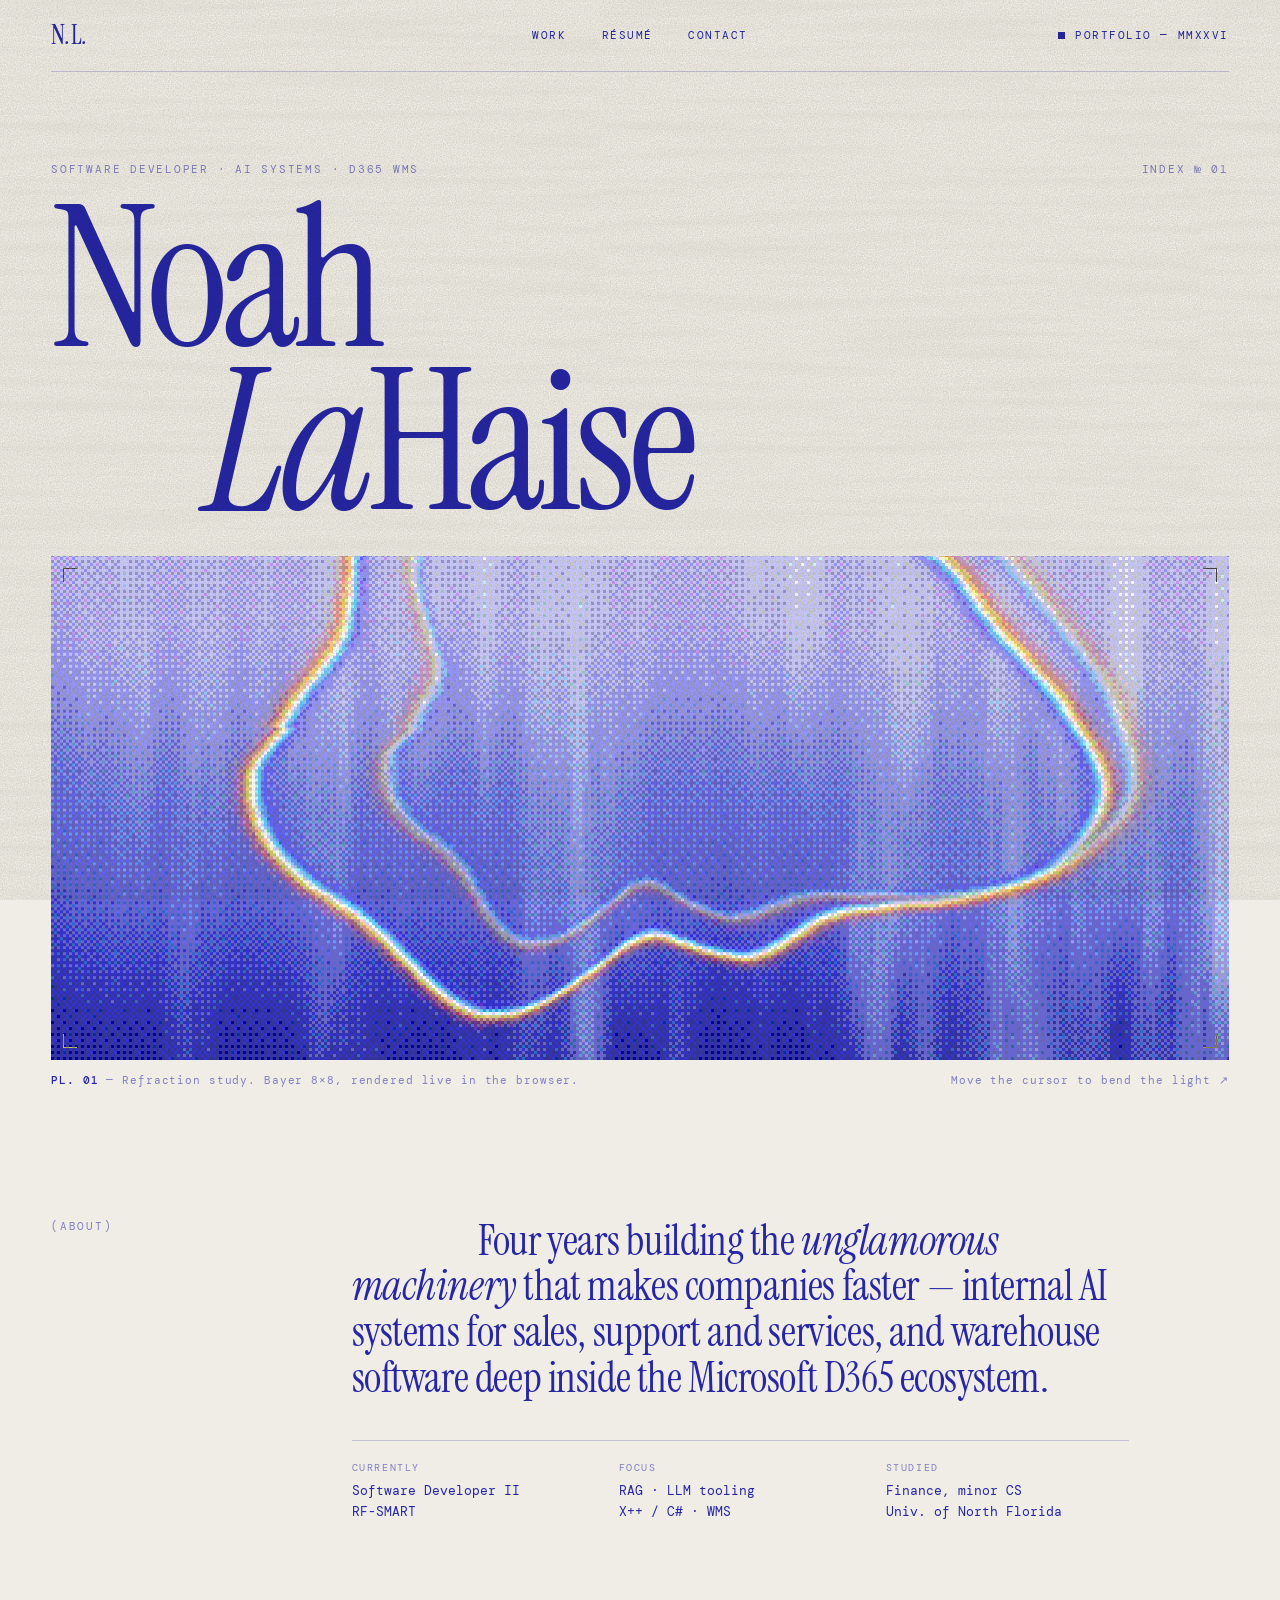
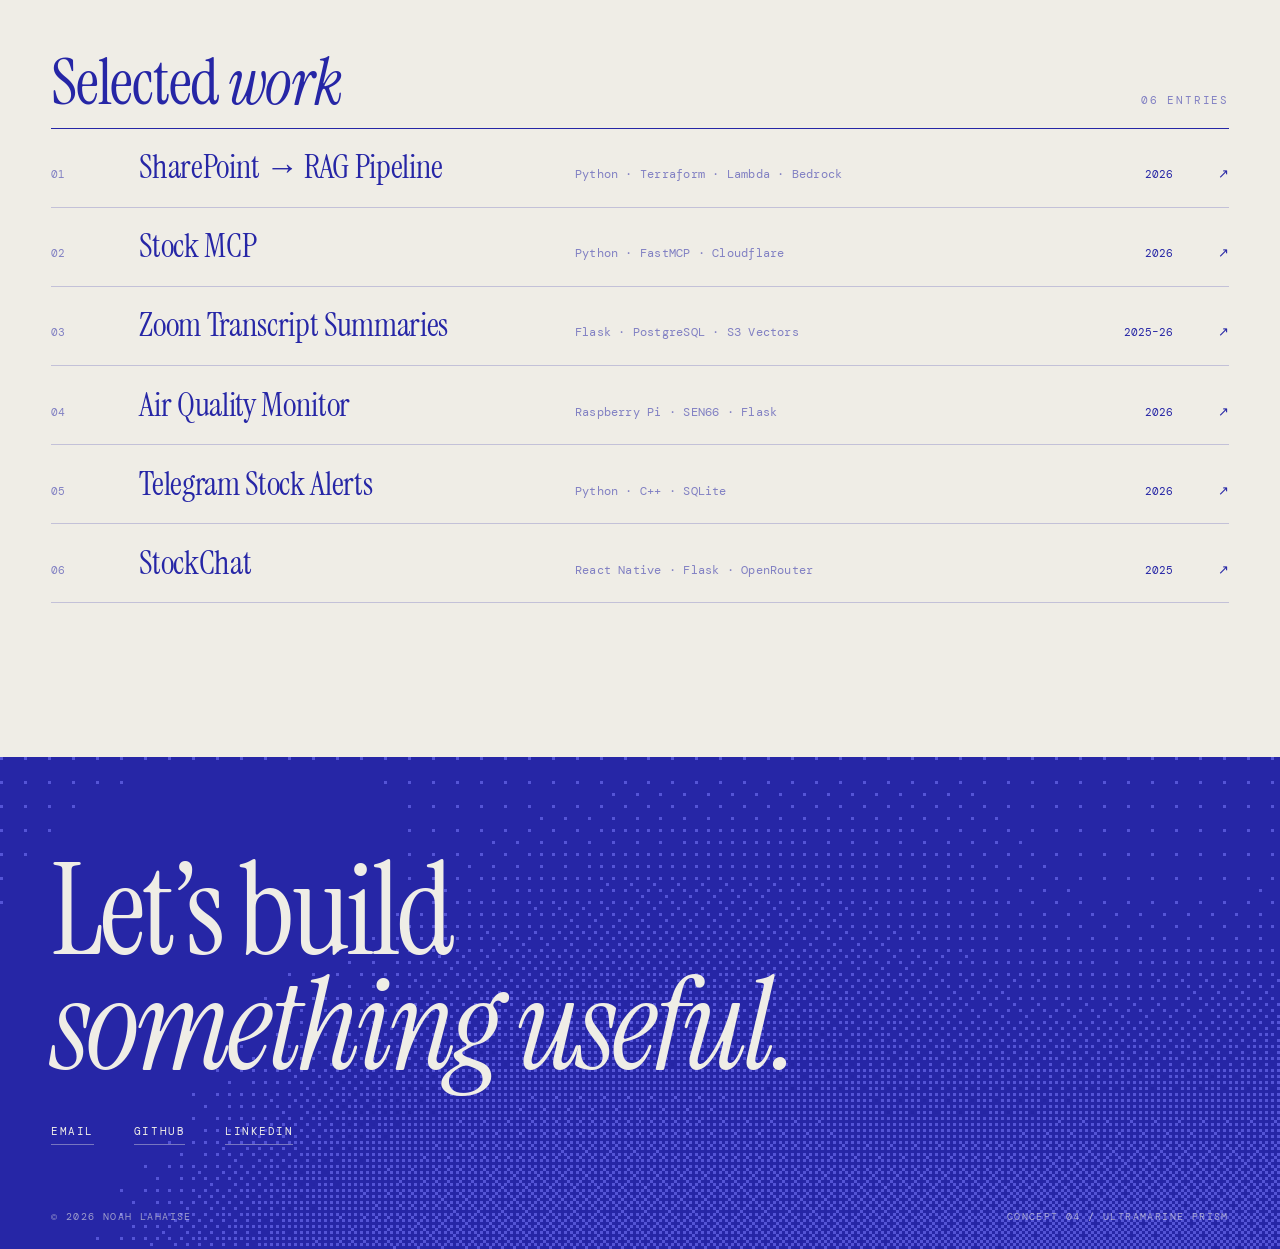
<file: concepts/04-ultramarine-prism.html>
<!DOCTYPE html>
<html lang="en">
<head>
<meta charset="UTF-8">
<meta name="viewport" content="width=device-width, initial-scale=1.0">
<title>Concept 04 — Ultramarine Prism · Noah LaHaise</title>
<link rel="preconnect" href="https://fonts.googleapis.com">
<link rel="preconnect" href="https://fonts.gstatic.com" crossorigin>
<link href="https://fonts.googleapis.com/css2?family=Instrument+Serif:ital@0;1&family=DM+Mono:wght@300;400;500&display=swap" rel="stylesheet">
<style>
  :root {
    --paper: #efede6;
    --paper-2: #e6e3d9;
    --ink: #2626a6;
    --ink-deep: #14146e;
    --ink-soft: rgba(38, 38, 166, .55);
    --rule: rgba(38, 38, 166, .22);
    --serif: "Instrument Serif", "Times New Roman", serif;
    --mono: "DM Mono", ui-monospace, monospace;
    --gutter: clamp(1rem, 4vw, 3.5rem);
  }
  * { box-sizing: border-box; margin: 0; padding: 0; }
  html { -webkit-text-size-adjust: 100%; }
  body {
    background: var(--paper);
    color: var(--ink);
    font-family: var(--mono);
    font-weight: 400;
    font-size: 13px;
    line-height: 1.6;
    -webkit-font-smoothing: antialiased;
    overflow-x: hidden;
  }
  ::selection { background: var(--ink); color: var(--paper); }
  a { color: inherit; text-decoration: none; }

  /* ---------- paper texture ---------- */
  .paper {
    position: fixed; inset: 0; pointer-events: none; z-index: 50;
    mix-blend-mode: multiply; opacity: .55;
    background-image: url("data:image/svg+xml;utf8,<svg xmlns='http://www.w3.org/2000/svg' width='400' height='400'><filter id='n'><feTurbulence type='fractalNoise' baseFrequency='.85' numOctaves='3' stitchTiles='stitch'/><feColorMatrix values='0 0 0 0 .55  0 0 0 0 .52  0 0 0 0 .45  0 0 0 -1.4 1.05'/></filter><rect width='100%' height='100%' filter='url(%23n)'/></svg>");
  }
  .paper::after { /* long fibres */
    content: ""; position: absolute; inset: 0; opacity: .22;
    background-image: url("data:image/svg+xml;utf8,<svg xmlns='http://www.w3.org/2000/svg' width='600' height='600'><filter id='f'><feTurbulence type='fractalNoise' baseFrequency='.004 .09' numOctaves='2' seed='4' stitchTiles='stitch'/><feColorMatrix values='0 0 0 0 .5  0 0 0 0 .48  0 0 0 0 .42  0 0 0 -2.2 1.25'/></filter><rect width='100%' height='100%' filter='url(%23f)'/></svg>");
  }

  /* ---------- layout ---------- */
  .wrap { padding-inline: var(--gutter); max-width: 1480px; margin: 0 auto; }

  header.top {
    display: grid; grid-template-columns: 1fr auto 1fr; align-items: center;
    padding-block: 1.4rem; border-bottom: 1px solid var(--rule);
    text-transform: uppercase; letter-spacing: .14em; font-size: 11px;
  }
  .mark { font-family: var(--serif); font-size: 26px; letter-spacing: 0; text-transform: none; line-height: 1; }
  .mark i { font-style: italic; }
  nav.links { display: flex; gap: 2.2rem; }
  nav.links a { position: relative; padding-block: .2rem; }
  nav.links a::after {
    content: ""; position: absolute; left: 0; right: 100%; bottom: 0; height: 1px; background: currentColor;
    transition: right .35s cubic-bezier(.2,.7,.1,1);
  }
  nav.links a:hover::after { right: 0; }
  .top .meta { justify-self: end; display: flex; align-items: center; gap: .6rem; }
  .dot { width: 7px; height: 7px; background: var(--ink); display: inline-block; animation: blink 2.4s steps(2) infinite; }
  @keyframes blink { 50% { opacity: .15; } }

  /* ---------- hero ---------- */
  .hero { padding-top: clamp(2.5rem, 7vw, 6rem); position: relative; }
  .eyebrow {
    display: flex; justify-content: space-between; gap: 1rem; flex-wrap: wrap;
    text-transform: uppercase; letter-spacing: .16em; font-size: 11px; color: var(--ink-soft);
    margin-bottom: 1.2rem;
  }
  h1 {
    font-family: var(--serif); font-weight: 400;
    font-size: clamp(4rem, 15.5vw, 15.5rem);
    line-height: .82; letter-spacing: -.035em;
    position: relative; z-index: 2;
  }
  h1 .l2 { display: block; padding-left: 12vw; }
  h1 em { font-style: italic; }
  h1 span.w { display: inline-block; opacity: 0; transform: translateY(.18em); animation: rise 1.1s cubic-bezier(.2,.7,.1,1) forwards; }
  h1 .l2 span.w { animation-delay: .12s; }
  @keyframes rise { to { opacity: 1; transform: none; } }

  .plate-wrap { position: relative; margin-top: clamp(1rem, 2.5vw, 2rem); z-index: 1; }
  .plate {
    position: relative; width: 100%; aspect-ratio: 21 / 9;
    background: linear-gradient(to top, var(--ink), #6b70e0 55%, #c9c6f2); overflow: hidden;
    opacity: 0; animation: fade 1.4s .35s ease forwards;
  }
  @keyframes fade { to { opacity: 1; } }
  .plate canvas { width: 100%; height: 100%; display: block; cursor: crosshair; }
  .plate .corner {
    position: absolute; width: 14px; height: 14px; border: 1px solid var(--paper); opacity: .8; mix-blend-mode: difference;
  }
  .corner.tl { top: 12px; left: 12px; border-right: 0; border-bottom: 0; }
  .corner.tr { top: 12px; right: 12px; border-left: 0; border-bottom: 0; }
  .corner.bl { bottom: 12px; left: 12px; border-right: 0; border-top: 0; }
  .corner.br { bottom: 12px; right: 12px; border-left: 0; border-top: 0; }
  .caption {
    display: flex; justify-content: space-between; gap: 1rem; flex-wrap: wrap;
    padding-top: .75rem; font-size: 11px; letter-spacing: .08em; color: var(--ink-soft);
  }
  .caption b { font-weight: 500; color: var(--ink); }

  /* ---------- intro ---------- */
  .intro {
    display: grid; grid-template-columns: repeat(12, 1fr); gap: 1.5rem;
    padding-block: clamp(4rem, 10vw, 9rem);
  }
  .intro .label { grid-column: 1 / span 3; text-transform: uppercase; letter-spacing: .16em; font-size: 11px; color: var(--ink-soft); }
  .intro p.lede {
    grid-column: 4 / span 8;
    font-family: var(--serif); font-size: clamp(1.7rem, 3.3vw, 3.1rem); line-height: 1.08; letter-spacing: -.01em;
    text-indent: 3em;
  }
  .intro p.lede em { font-style: italic; }
  .intro .facts {
    grid-column: 4 / span 8; display: grid; grid-template-columns: repeat(3, 1fr); gap: 1.5rem;
    border-top: 1px solid var(--rule); padding-top: 1.2rem; margin-top: 1rem;
  }
  .facts dt { text-transform: uppercase; letter-spacing: .16em; font-size: 10px; color: var(--ink-soft); }
  .facts dd { font-size: 13px; margin-top: .3rem; }

  /* ---------- work index ---------- */
  .work-head {
    display: flex; justify-content: space-between; align-items: baseline;
    border-bottom: 1px solid var(--ink); padding-bottom: .8rem;
  }
  .work-head h2 { font-family: var(--serif); font-weight: 400; font-size: clamp(2.4rem, 5vw, 4.2rem); letter-spacing: -.02em; line-height: 1; }
  .work-head h2 em { font-style: italic; }
  .work-head span { text-transform: uppercase; letter-spacing: .16em; font-size: 11px; color: var(--ink-soft); }

  ol.index { list-style: none; }
  ol.index li { border-bottom: 1px solid var(--rule); }
  ol.index a {
    display: grid; grid-template-columns: 4rem 1fr 1.2fr 5rem 2rem; gap: 1.5rem; align-items: baseline;
    padding-block: 1.35rem; position: relative; isolation: isolate;
  }
  ol.index a::before { /* dithered wipe on hover */
    content: ""; position: absolute; inset: 0; z-index: -1;
    background-image: radial-gradient(var(--ink) 1px, transparent 1.2px);
    background-size: 4px 4px; opacity: 0; transform: scaleX(0); transform-origin: left;
    transition: transform .55s cubic-bezier(.2,.7,.1,1), opacity .2s;
  }
  ol.index a:hover::before { opacity: .12; transform: scaleX(1); }
  .n { font-size: 11px; color: var(--ink-soft); }
  .t { font-family: var(--serif); font-size: clamp(1.5rem, 2.6vw, 2.3rem); line-height: 1.05; letter-spacing: -.01em; transition: transform .45s cubic-bezier(.2,.7,.1,1); }
  ol.index a:hover .t { transform: translateX(.6rem); font-style: italic; }
  .s { font-size: 11.5px; color: var(--ink-soft); letter-spacing: .02em; }
  .y { font-size: 11px; text-align: right; }
  .arr { justify-self: end; transition: transform .35s; }
  ol.index a:hover .arr { transform: translate(3px, -3px); }

  /* ---------- footer ---------- */
  footer.end {
    margin-top: clamp(5rem, 12vw, 10rem); background: var(--ink); color: var(--paper);
    position: relative; overflow: hidden;
  }
  footer.end canvas { position: absolute; inset: 0; width: 100%; height: 100%; image-rendering: pixelated; opacity: .9; }
  .end-inner { position: relative; padding-block: clamp(3rem, 8vw, 6rem) 1.5rem; }
  .end h3 { font-family: var(--serif); font-weight: 400; font-size: clamp(3rem, 10vw, 9rem); line-height: .9; letter-spacing: -.03em; }
  .end h3 em { font-style: italic; }
  .end .row { display: flex; flex-wrap: wrap; gap: 1.2rem 2.5rem; margin-top: 2.5rem; text-transform: uppercase; letter-spacing: .14em; font-size: 11px; }
  .end .row a { border-bottom: 1px solid rgba(239,237,230,.4); padding-bottom: .2rem; }
  .end .row a:hover { border-color: var(--paper); }
  .end .legal { display: flex; justify-content: space-between; margin-top: 4rem; font-size: 10px; letter-spacing: .14em; opacity: .6; text-transform: uppercase; }

  /* ---------- responsive ---------- */
  @media (max-width: 860px) {
    header.top { grid-template-columns: 1fr auto; }
    header.top .meta { display: none; }
    nav.links { gap: 1.1rem; }
    .plate { aspect-ratio: 16 / 10; }
    h1 .l2 { padding-left: 0; }
    .intro .label, .intro p.lede, .intro .facts { grid-column: 1 / -1; }
    .intro .facts { grid-template-columns: 1fr 1fr; }
    ol.index a { grid-template-columns: 2.2rem 1fr 2rem; gap: .4rem 1rem; }
    .s { grid-column: 2 / 3; }
    .y { display: none; }
    .arr { grid-row: 1; grid-column: 3; }
  }
  @media (prefers-reduced-motion: reduce) {
    *, *::before, *::after { animation-duration: .01ms !important; animation-delay: 0s !important; transition: none !important; }
  }
</style>
</head>
<body>
<div class="paper" aria-hidden="true"></div>

<div class="wrap">
  <header class="top">
    <a href="#" class="mark">N<i>.</i>L<i>.</i></a>
    <nav class="links">
      <a href="#work">Work</a>
      <a href="#">Résumé</a>
      <a href="#contact">Contact</a>
    </nav>
    <div class="meta"><span class="dot"></span> Portfolio — MMXXVI</div>
  </header>

  <section class="hero">
    <div class="eyebrow">
      <span>Software Developer · AI Systems · D365 WMS</span>
      <span>Index № 01</span>
    </div>
    <h1><span class="w">Noah</span><span class="l2"><span class="w"><em>La</em>Haise</span></span></h1>

    <div class="plate-wrap">
      <div class="plate">
        <canvas id="scene" aria-label="Animated, dithered field of refracted light"></canvas>
        <span class="corner tl"></span><span class="corner tr"></span><span class="corner bl"></span><span class="corner br"></span>
      </div>
      <div class="caption">
        <span><b>PL. 01</b> — Refraction study. Bayer 8×8, rendered live in the browser.</span>
        <span>Move the cursor to bend the light ↗</span>
      </div>
    </div>
  </section>

  <section class="intro">
    <div class="label">(About)</div>
    <p class="lede">Four years building the <em>unglamorous machinery</em> that makes companies faster — internal AI systems for sales, support and services, and warehouse software deep inside the Microsoft&nbsp;D365 ecosystem.</p>
    <dl class="facts">
      <div><dt>Currently</dt><dd>Software Developer II<br>RF-SMART</dd></div>
      <div><dt>Focus</dt><dd>RAG · LLM tooling<br>X++ / C# · WMS</dd></div>
      <div><dt>Studied</dt><dd>Finance, minor CS<br>Univ. of North Florida</dd></div>
    </dl>
  </section>

  <section id="work">
    <div class="work-head">
      <h2>Selected <em>work</em></h2>
      <span>06 entries</span>
    </div>
    <ol class="index">
      <li><a href="#"><span class="n">01</span><span class="t">SharePoint → RAG Pipeline</span><span class="s">Python · Terraform · Lambda · Bedrock</span><span class="y">2026</span><span class="arr">↗</span></a></li>
      <li><a href="https://github.com/NoahLaHaise/stock-MCP"><span class="n">02</span><span class="t">Stock MCP</span><span class="s">Python · FastMCP · Cloudflare</span><span class="y">2026</span><span class="arr">↗</span></a></li>
      <li><a href="#"><span class="n">03</span><span class="t">Zoom Transcript Summaries</span><span class="s">Flask · PostgreSQL · S3 Vectors</span><span class="y">2025–26</span><span class="arr">↗</span></a></li>
      <li><a href="https://github.com/NoahLaHaise/RaspAir-Monitor"><span class="n">04</span><span class="t">Air Quality Monitor</span><span class="s">Raspberry Pi · SEN66 · Flask</span><span class="y">2026</span><span class="arr">↗</span></a></li>
      <li><a href="https://github.com/NoahLaHaise/TelegramStockProgram"><span class="n">05</span><span class="t">Telegram Stock Alerts</span><span class="s">Python · C++ · SQLite</span><span class="y">2026</span><span class="arr">↗</span></a></li>
      <li><a href="#"><span class="n">06</span><span class="t">StockChat</span><span class="s">React Native · Flask · OpenRouter</span><span class="y">2025</span><span class="arr">↗</span></a></li>
    </ol>
  </section>
</div>

<footer class="end" id="contact">
  <canvas id="footfx" aria-hidden="true"></canvas>
  <div class="wrap end-inner">
    <h3>Let’s build<br><em>something useful.</em></h3>
    <div class="row">
      <a href="#">Email</a>
      <a href="https://github.com/NoahLaHaise">GitHub</a>
      <a href="https://www.linkedin.com/in/noah-lahaise-886312169/">LinkedIn</a>
    </div>
    <div class="legal"><span>© 2026 Noah LaHaise</span><span>Concept 04 / Ultramarine Prism</span></div>
  </div>
</footer>

<script>
(() => {
  const reduce = matchMedia('(prefers-reduced-motion: reduce)').matches;

  /* ---------------- hero plate: refracted light, Bayer-dithered (WebGL) ---------------- */
  const cv = document.getElementById('scene');
  const gl = cv.getContext('webgl', { antialias: false, premultipliedAlpha: false });
  const FRAG = `
  precision highp float;
  uniform vec2 res; uniform float t; uniform vec2 m; uniform float px;
  float hash(vec2 p){ return fract(sin(dot(p, vec2(127.1, 311.7))) * 43758.5453); }
  float noise(vec2 p){ vec2 i = floor(p), f = fract(p); vec2 u = f*f*(3.-2.*f);
    return mix(mix(hash(i), hash(i+vec2(1,0)), u.x), mix(hash(i+vec2(0,1)), hash(i+vec2(1,1)), u.x), u.y); }
  float fbm(vec2 p){ float v = 0., a = .5; for (int i = 0; i < 5; i++){ v += a*noise(p); p *= 2.03; a *= .5; } return v; }
  float bayer2(vec2 a){ a = floor(a); return fract(a.x/2. + a.y*a.y*.75); }
  float bayer4(vec2 a){ return bayer2(.5*a)*.25 + bayer2(a); }
  float bayer8(vec2 a){ return bayer4(.5*a)*.25 + bayer2(a); }
  // caustic dispersion across a band: violet/blue outside -> white core -> amber/red inside
  vec3 spectrum(float x){
    x = clamp(x, -1., 1.);
    vec3 c = mix(vec3(.35,.3,1.), vec3(.4,.85,1.), smoothstep(-1., -.45, x));
    c = mix(c, vec3(1.), smoothstep(-.45, 0., x));
    c = mix(c, vec3(1.,.85,.35), smoothstep(0., .45, x));
    return mix(c, vec3(1.,.45,.25), smoothstep(.45, 1., x));
  }
  void main(){
    vec2 frag = floor(gl_FragCoord.xy / px) * px + px*.5;
    vec2 uv = frag / res;
    vec2 p = (frag - .5*res) / res.y;
    float aspect = res.x / res.y;

    // vertical light curtains — x-frequency scaled by aspect so streak width is stable on wide plates
    float s = fbm(vec2(uv.x*7.*aspect, uv.y*.7 - t*.03));
    s = mix(s, fbm(vec2(uv.x*16.*aspect + 3., uv.y*1.2 + t*.02)), .35);
    float streak = smoothstep(.35, .85, s);

    // ultramarine ramp: ink -> periwinkle -> lavender -> ice -> paper
    vec3 ink   = vec3(.15, .15, .65);
    vec3 peri  = vec3(.40, .44, .88);
    vec3 lav   = vec3(.72, .70, .95);
    vec3 ice   = vec3(.84, .92, .97);
    vec3 paper = vec3(.94, .93, .90);
    float v = uv.y + .25*s;                                  // brighter toward the top, like light from above
    vec3 col = mix(ink, peri, smoothstep(.05, .55, v));
    col = mix(col, lav, smoothstep(.5, 1.05, v));
    col = mix(col, ice, streak*.75);
    col = mix(col, paper, smoothstep(.6, 1., uv.x*.6 + uv.y*.6) * streak * .6);

    // prismatic caustic loop, nudged by the cursor
    vec2 c = vec2((m.x - .5) * aspect * .3, .16 + (m.y - .5) * -.2);
    vec2 q = p - c;
    float ang = atan(q.y, q.x);
    float r = .5 + .07*sin(ang*3. + t*.35) + .04*sin(ang*7. - t*.5) + .06*(fbm(vec2(ang*2., t*.12)) - .5);
    vec2 sq = vec2(.62, 1.);                                 // stretch the loop horizontally for the wide plate
    float d = length(q*sq) - r;
    float w = .016;
    col = mix(col, spectrum(d/w), exp(-d*d/(w*w*1.4)) * .9);
    float d2 = length((q - vec2(.18, .05))*sq) - r*.9;
    col = mix(col, spectrum(d2/w), exp(-d2*d2/(w*w*1.4)) * .45);

    // ordered dither to a reduced palette
    float b = bayer8(gl_FragCoord.xy / px) - .5;
    float L = 5.;
    col = floor(col*L + .5 + b) / L;
    gl_FragColor = vec4(col, 1.);
  }`;
  const VERT = 'attribute vec2 a; void main(){ gl_Position = vec4(a, 0., 1.); }';

  let uRes, uT, uM, uPx, mouse = [0.5, 0.5], target = [0.5, 0.5];
  if (gl) {
    const sh = (type, src) => { const x = gl.createShader(type); gl.shaderSource(x, src); gl.compileShader(x);
      if (!gl.getShaderParameter(x, gl.COMPILE_STATUS)) console.error(gl.getShaderInfoLog(x)); return x; };
    const prog = gl.createProgram();
    gl.attachShader(prog, sh(gl.VERTEX_SHADER, VERT));
    gl.attachShader(prog, sh(gl.FRAGMENT_SHADER, FRAG));
    gl.linkProgram(prog); gl.useProgram(prog);
    gl.bindBuffer(gl.ARRAY_BUFFER, gl.createBuffer());
    gl.bufferData(gl.ARRAY_BUFFER, new Float32Array([-1,-1, 3,-1, -1,3]), gl.STATIC_DRAW);
    const loc = gl.getAttribLocation(prog, 'a');
    gl.enableVertexAttribArray(loc); gl.vertexAttribPointer(loc, 2, gl.FLOAT, false, 0, 0);
    uRes = gl.getUniformLocation(prog, 'res'); uT = gl.getUniformLocation(prog, 't');
    uM = gl.getUniformLocation(prog, 'm'); uPx = gl.getUniformLocation(prog, 'px');
  }
  const dpr = () => Math.min(devicePixelRatio || 1, 2);
  function resize() {
    const r = cv.getBoundingClientRect();
    cv.width = Math.round(r.width * dpr()); cv.height = Math.round(r.height * dpr());
    if (gl) gl.viewport(0, 0, cv.width, cv.height);
  }
  function draw(now) {
    if (!gl) return;
    mouse[0] += (target[0] - mouse[0]) * .06; mouse[1] += (target[1] - mouse[1]) * .06;
    gl.uniform2f(uRes, cv.width, cv.height); gl.uniform1f(uT, now / 1000);
    gl.uniform2f(uM, mouse[0], mouse[1]); gl.uniform1f(uPx, Math.round(3 * dpr()));
    gl.drawArrays(gl.TRIANGLES, 0, 3);
  }
  resize();
  (function loop(now = 0) { draw(reduce ? 4000 : now); if (!reduce) requestAnimationFrame(loop); })();
  addEventListener('resize', () => { resize(); if (reduce) draw(4000); });
  cv.addEventListener('pointermove', e => {
    const r = cv.getBoundingClientRect();
    target = [(e.clientX - r.left) / r.width, (e.clientY - r.top) / r.height];
    if (reduce) { mouse = target.slice(); draw(4000); }
  });

  /* ---------------- footer ordered-dither gradient ---------------- */
  const fc = document.getElementById('footfx'), fx = fc.getContext('2d');
  const B = [0,32,8,40,2,34,10,42,48,16,56,24,50,18,58,26,12,44,4,36,14,46,6,38,60,28,52,20,62,30,54,22,3,35,11,43,1,33,9,41,51,19,59,27,49,17,57,25,15,47,7,39,13,45,5,37,63,31,55,23,61,29,53,21];
  let fw, fh, fimg, mx = 0.7;
  function fresize() {
    const r = fc.getBoundingClientRect();
    fw = Math.round(r.width / 3); fh = Math.round(r.height / 3);
    fc.width = fw; fc.height = fh; fimg = fx.createImageData(fw, fh);
  }
  function fdraw(t) {
    const d = fimg.data;
    for (let j = 0; j < fh; j++) for (let i = 0; i < fw; i++) {
      const u = i / fw, v = j / fh;
      const g = 0.55 * Math.exp(-((u - mx) ** 2) * 6 - ((v - 1.15) ** 2) * 3)
              + 0.12 * Math.sin(u * 9 + t * 0.4 + v * 3) * v;
      const on = g * 64 > B[(j & 7) * 8 + (i & 7)];
      const p = (j * fw + i) * 4;
      d[p] = 90; d[p + 1] = 90; d[p + 2] = 220; d[p + 3] = on ? 255 : 0;
    }
    fx.putImageData(fimg, 0, 0);
  }
  let fl = 0;
  (function floop(now = 0) {
    if (!reduce) requestAnimationFrame(floop);
    if (now - fl < 66) return; fl = now; fdraw(now / 1000);
  })();
  fc.parentElement.addEventListener('pointermove', e => {
    const r = fc.getBoundingClientRect(); mx = (e.clientX - r.left) / r.width;
  });
  fresize(); fdraw(0);
  addEventListener('resize', () => { fresize(); fdraw(0); });
})();
</script>
</body>
</html>
</file>
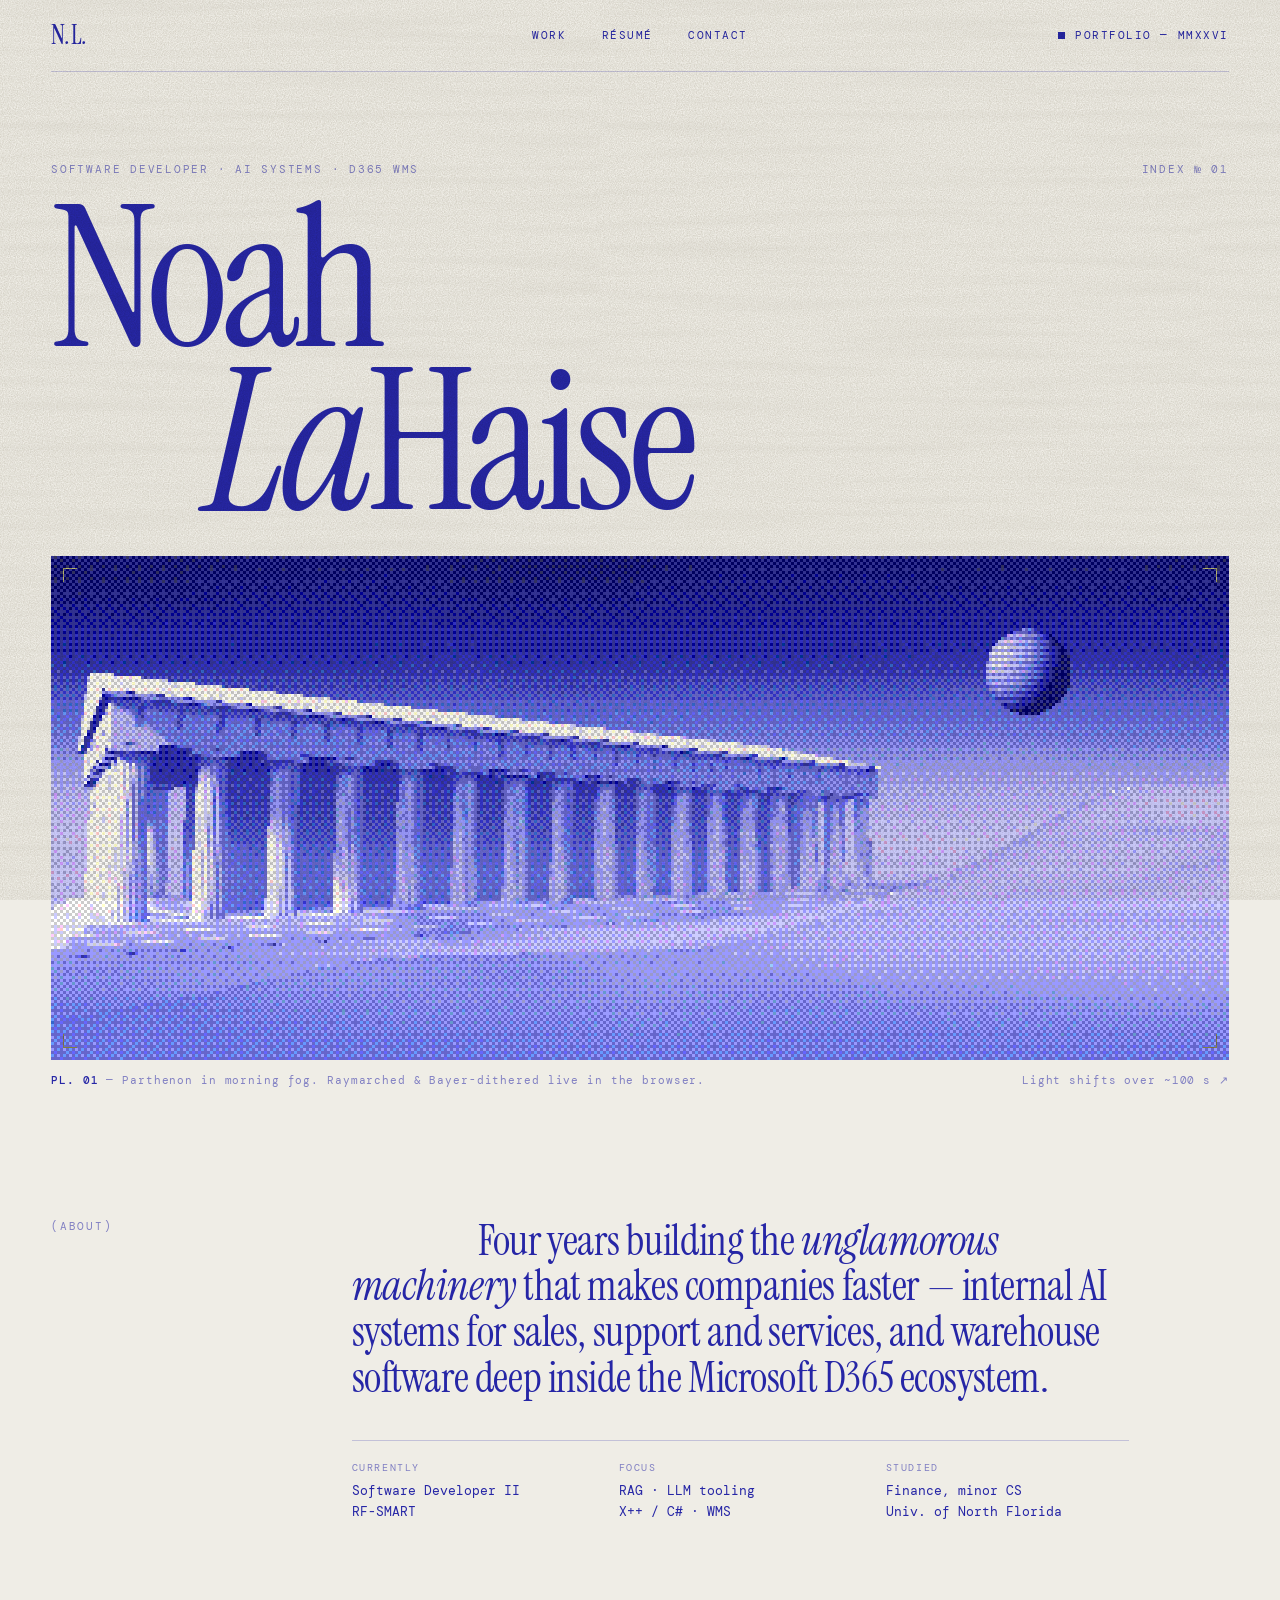
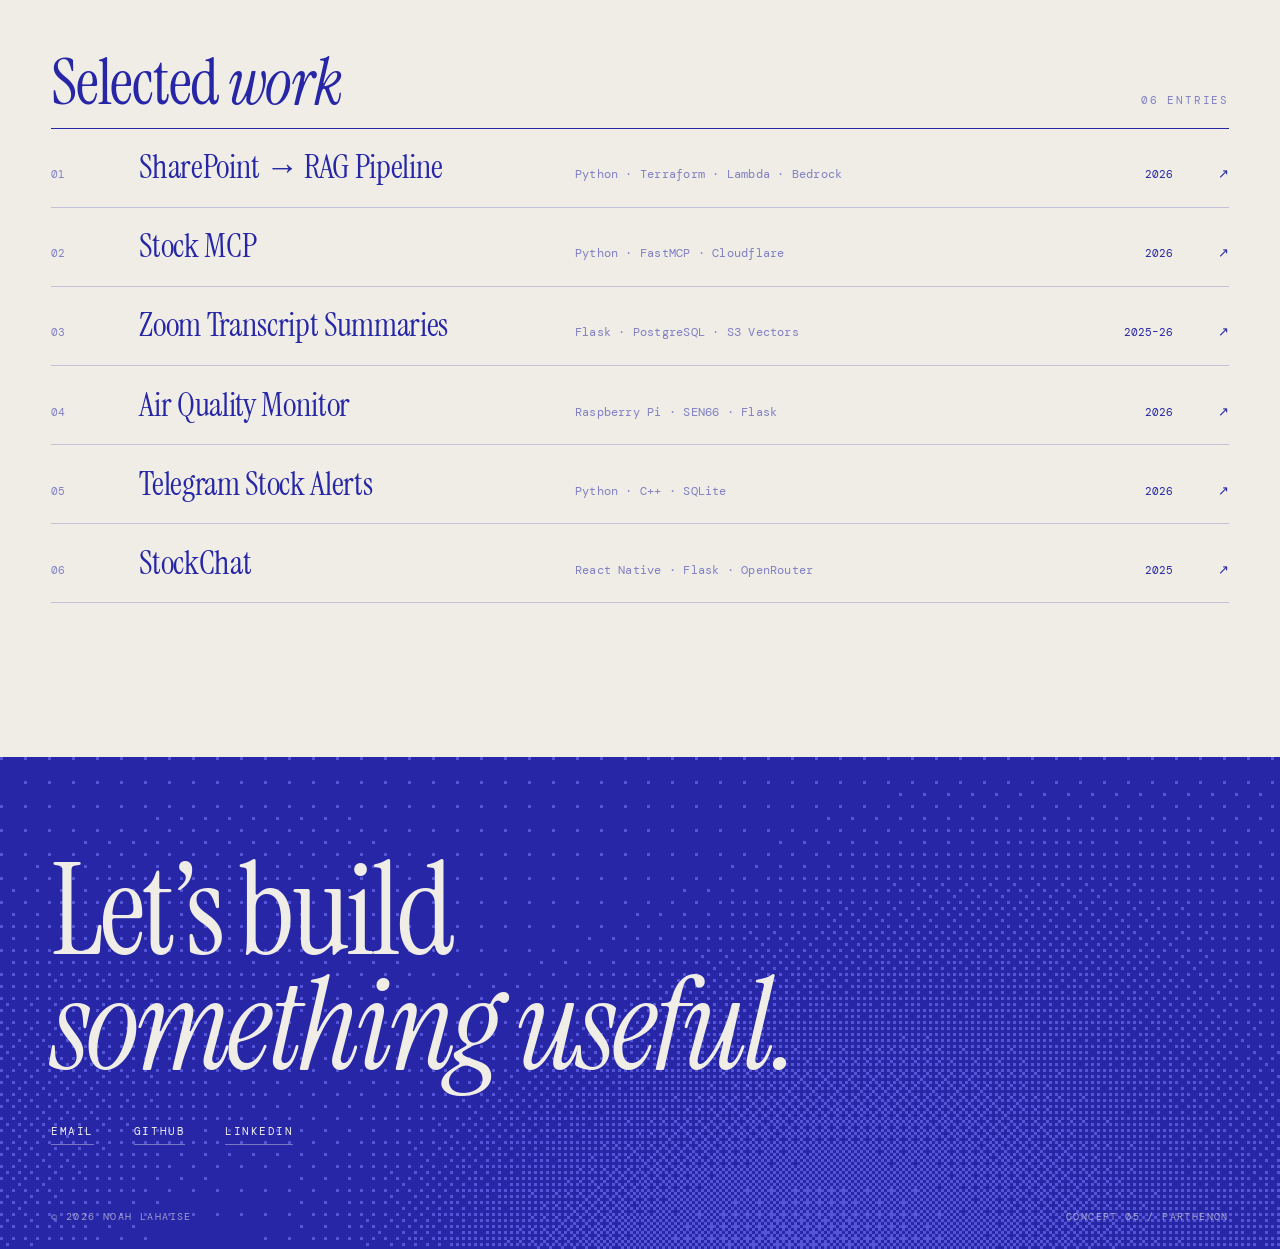
<file: concepts/05-parthenon.html>
<!DOCTYPE html>
<html lang="en">
<head>
<meta charset="UTF-8">
<meta name="viewport" content="width=device-width, initial-scale=1.0">
<title>Concept 05 — Parthenon · Noah LaHaise</title>
<link rel="preconnect" href="https://fonts.googleapis.com">
<link rel="preconnect" href="https://fonts.gstatic.com" crossorigin>
<link href="https://fonts.googleapis.com/css2?family=Instrument+Serif:ital@0;1&family=DM+Mono:wght@300;400;500&display=swap" rel="stylesheet">
<style>
  :root {
    --paper: #efede6;
    --paper-2: #e6e3d9;
    --ink: #2626a6;
    --ink-deep: #14146e;
    --ink-soft: rgba(38, 38, 166, .55);
    --rule: rgba(38, 38, 166, .22);
    --serif: "Instrument Serif", "Times New Roman", serif;
    --mono: "DM Mono", ui-monospace, monospace;
    --gutter: clamp(1rem, 4vw, 3.5rem);
  }
  * { box-sizing: border-box; margin: 0; padding: 0; }
  html { -webkit-text-size-adjust: 100%; }
  body {
    background: var(--paper);
    color: var(--ink);
    font-family: var(--mono);
    font-weight: 400;
    font-size: 13px;
    line-height: 1.6;
    -webkit-font-smoothing: antialiased;
    overflow-x: hidden;
  }
  ::selection { background: var(--ink); color: var(--paper); }
  a { color: inherit; text-decoration: none; }

  /* ---------- paper texture ---------- */
  .paper {
    position: fixed; inset: 0; pointer-events: none; z-index: 50;
    mix-blend-mode: multiply; opacity: .55;
    background-image: url("data:image/svg+xml;utf8,<svg xmlns='http://www.w3.org/2000/svg' width='400' height='400'><filter id='n'><feTurbulence type='fractalNoise' baseFrequency='.85' numOctaves='3' stitchTiles='stitch'/><feColorMatrix values='0 0 0 0 .55  0 0 0 0 .52  0 0 0 0 .45  0 0 0 -1.4 1.05'/></filter><rect width='100%' height='100%' filter='url(%23n)'/></svg>");
  }
  .paper::after { /* long fibres */
    content: ""; position: absolute; inset: 0; opacity: .22;
    background-image: url("data:image/svg+xml;utf8,<svg xmlns='http://www.w3.org/2000/svg' width='600' height='600'><filter id='f'><feTurbulence type='fractalNoise' baseFrequency='.004 .09' numOctaves='2' seed='4' stitchTiles='stitch'/><feColorMatrix values='0 0 0 0 .5  0 0 0 0 .48  0 0 0 0 .42  0 0 0 -2.2 1.25'/></filter><rect width='100%' height='100%' filter='url(%23f)'/></svg>");
  }

  /* ---------- layout ---------- */
  .wrap { padding-inline: var(--gutter); max-width: 1480px; margin: 0 auto; }

  header.top {
    display: grid; grid-template-columns: 1fr auto 1fr; align-items: center;
    padding-block: 1.4rem; border-bottom: 1px solid var(--rule);
    text-transform: uppercase; letter-spacing: .14em; font-size: 11px;
  }
  .mark { font-family: var(--serif); font-size: 26px; letter-spacing: 0; text-transform: none; line-height: 1; }
  .mark i { font-style: italic; }
  nav.links { display: flex; gap: 2.2rem; }
  nav.links a { position: relative; padding-block: .2rem; }
  nav.links a::after {
    content: ""; position: absolute; left: 0; right: 100%; bottom: 0; height: 1px; background: currentColor;
    transition: right .35s cubic-bezier(.2,.7,.1,1);
  }
  nav.links a:hover::after { right: 0; }
  .top .meta { justify-self: end; display: flex; align-items: center; gap: .6rem; }
  .dot { width: 7px; height: 7px; background: var(--ink); display: inline-block; animation: blink 2.4s steps(2) infinite; }
  @keyframes blink { 50% { opacity: .15; } }

  /* ---------- hero ---------- */
  .hero { padding-top: clamp(2.5rem, 7vw, 6rem); position: relative; }
  .eyebrow {
    display: flex; justify-content: space-between; gap: 1rem; flex-wrap: wrap;
    text-transform: uppercase; letter-spacing: .16em; font-size: 11px; color: var(--ink-soft);
    margin-bottom: 1.2rem;
  }
  h1 {
    font-family: var(--serif); font-weight: 400;
    font-size: clamp(4rem, 15.5vw, 15.5rem);
    line-height: .82; letter-spacing: -.035em;
    position: relative; z-index: 2;
  }
  h1 .l2 { display: block; padding-left: 12vw; }
  h1 em { font-style: italic; }
  h1 span.w { display: inline-block; opacity: 0; transform: translateY(.18em); animation: rise 1.1s cubic-bezier(.2,.7,.1,1) forwards; }
  h1 .l2 span.w { animation-delay: .12s; }
  @keyframes rise { to { opacity: 1; transform: none; } }

  .plate-wrap { position: relative; margin-top: clamp(1rem, 2.5vw, 2rem); z-index: 1; }
  .plate {
    position: relative; width: 100%; aspect-ratio: 21 / 9;
    background: linear-gradient(to top, var(--ink), #6b70e0 55%, #c9c6f2); overflow: hidden;
    opacity: 0; animation: fade 1.4s .35s ease forwards;
  }
  @keyframes fade { to { opacity: 1; } }
  .plate canvas { width: 100%; height: 100%; display: block; image-rendering: pixelated; image-rendering: crisp-edges; }
  .plate .corner {
    position: absolute; width: 14px; height: 14px; border: 1px solid var(--paper); opacity: .8; mix-blend-mode: difference;
  }
  .corner.tl { top: 12px; left: 12px; border-right: 0; border-bottom: 0; }
  .corner.tr { top: 12px; right: 12px; border-left: 0; border-bottom: 0; }
  .corner.bl { bottom: 12px; left: 12px; border-right: 0; border-top: 0; }
  .corner.br { bottom: 12px; right: 12px; border-left: 0; border-top: 0; }
  .caption {
    display: flex; justify-content: space-between; gap: 1rem; flex-wrap: wrap;
    padding-top: .75rem; font-size: 11px; letter-spacing: .08em; color: var(--ink-soft);
  }
  .caption b { font-weight: 500; color: var(--ink); }

  /* ---------- intro ---------- */
  .intro {
    display: grid; grid-template-columns: repeat(12, 1fr); gap: 1.5rem;
    padding-block: clamp(4rem, 10vw, 9rem);
  }
  .intro .label { grid-column: 1 / span 3; text-transform: uppercase; letter-spacing: .16em; font-size: 11px; color: var(--ink-soft); }
  .intro p.lede {
    grid-column: 4 / span 8;
    font-family: var(--serif); font-size: clamp(1.7rem, 3.3vw, 3.1rem); line-height: 1.08; letter-spacing: -.01em;
    text-indent: 3em;
  }
  .intro p.lede em { font-style: italic; }
  .intro .facts {
    grid-column: 4 / span 8; display: grid; grid-template-columns: repeat(3, 1fr); gap: 1.5rem;
    border-top: 1px solid var(--rule); padding-top: 1.2rem; margin-top: 1rem;
  }
  .facts dt { text-transform: uppercase; letter-spacing: .16em; font-size: 10px; color: var(--ink-soft); }
  .facts dd { font-size: 13px; margin-top: .3rem; }

  /* ---------- work index ---------- */
  .work-head {
    display: flex; justify-content: space-between; align-items: baseline;
    border-bottom: 1px solid var(--ink); padding-bottom: .8rem;
  }
  .work-head h2 { font-family: var(--serif); font-weight: 400; font-size: clamp(2.4rem, 5vw, 4.2rem); letter-spacing: -.02em; line-height: 1; }
  .work-head h2 em { font-style: italic; }
  .work-head span { text-transform: uppercase; letter-spacing: .16em; font-size: 11px; color: var(--ink-soft); }

  ol.index { list-style: none; }
  ol.index li { border-bottom: 1px solid var(--rule); }
  ol.index a {
    display: grid; grid-template-columns: 4rem 1fr 1.2fr 5rem 2rem; gap: 1.5rem; align-items: baseline;
    padding-block: 1.35rem; position: relative; isolation: isolate;
  }
  ol.index a::before { /* dithered wipe on hover */
    content: ""; position: absolute; inset: 0; z-index: -1;
    background-image: radial-gradient(var(--ink) 1px, transparent 1.2px);
    background-size: 4px 4px; opacity: 0; transform: scaleX(0); transform-origin: left;
    transition: transform .55s cubic-bezier(.2,.7,.1,1), opacity .2s;
  }
  ol.index a:hover::before { opacity: .12; transform: scaleX(1); }
  .n { font-size: 11px; color: var(--ink-soft); }
  .t { font-family: var(--serif); font-size: clamp(1.5rem, 2.6vw, 2.3rem); line-height: 1.05; letter-spacing: -.01em; transition: transform .45s cubic-bezier(.2,.7,.1,1); }
  ol.index a:hover .t { transform: translateX(.6rem); font-style: italic; }
  .s { font-size: 11.5px; color: var(--ink-soft); letter-spacing: .02em; }
  .y { font-size: 11px; text-align: right; }
  .arr { justify-self: end; transition: transform .35s; }
  ol.index a:hover .arr { transform: translate(3px, -3px); }

  /* ---------- footer ---------- */
  footer.end {
    margin-top: clamp(5rem, 12vw, 10rem); background: var(--ink); color: var(--paper);
    position: relative; overflow: hidden;
  }
  footer.end canvas { position: absolute; inset: 0; width: 100%; height: 100%; image-rendering: pixelated; opacity: .9; }
  .end-inner { position: relative; padding-block: clamp(3rem, 8vw, 6rem) 1.5rem; }
  .end h3 { font-family: var(--serif); font-weight: 400; font-size: clamp(3rem, 10vw, 9rem); line-height: .9; letter-spacing: -.03em; }
  .end h3 em { font-style: italic; }
  .end .row { display: flex; flex-wrap: wrap; gap: 1.2rem 2.5rem; margin-top: 2.5rem; text-transform: uppercase; letter-spacing: .14em; font-size: 11px; }
  .end .row a { border-bottom: 1px solid rgba(239,237,230,.4); padding-bottom: .2rem; }
  .end .row a:hover { border-color: var(--paper); }
  .end .legal { display: flex; justify-content: space-between; margin-top: 4rem; font-size: 10px; letter-spacing: .14em; opacity: .6; text-transform: uppercase; }

  /* ---------- responsive ---------- */
  @media (max-width: 860px) {
    header.top { grid-template-columns: 1fr auto; }
    header.top .meta { display: none; }
    nav.links { gap: 1.1rem; }
    .plate { aspect-ratio: 16 / 10; }
    h1 .l2 { padding-left: 0; }
    .intro .label, .intro p.lede, .intro .facts { grid-column: 1 / -1; }
    .intro .facts { grid-template-columns: 1fr 1fr; }
    ol.index a { grid-template-columns: 2.2rem 1fr 2rem; gap: .4rem 1rem; }
    .s { grid-column: 2 / 3; }
    .y { display: none; }
    .arr { grid-row: 1; grid-column: 3; }
  }
  @media (prefers-reduced-motion: reduce) {
    *, *::before, *::after { animation-duration: .01ms !important; animation-delay: 0s !important; transition: none !important; }
  }
</style>
</head>
<body>
<div class="paper" aria-hidden="true"></div>

<div class="wrap">
  <header class="top">
    <a href="#" class="mark">N<i>.</i>L<i>.</i></a>
    <nav class="links">
      <a href="#work">Work</a>
      <a href="#">Résumé</a>
      <a href="#contact">Contact</a>
    </nav>
    <div class="meta"><span class="dot"></span> Portfolio — MMXXVI</div>
  </header>

  <section class="hero">
    <div class="eyebrow">
      <span>Software Developer · AI Systems · D365 WMS</span>
      <span>Index № 01</span>
    </div>
    <h1><span class="w">Noah</span><span class="l2"><span class="w"><em>La</em>Haise</span></span></h1>

    <div class="plate-wrap">
      <div class="plate">
        <canvas id="scene" aria-label="Slowly animated, dithered rendering of a Greek temple in drifting fog"></canvas>
        <span class="corner tl"></span><span class="corner tr"></span><span class="corner bl"></span><span class="corner br"></span>
      </div>
      <div class="caption">
        <span><b>PL. 01</b> — Parthenon in morning fog. Raymarched &amp; Bayer-dithered live in the browser.</span>
        <span>Light shifts over ~100 s ↗</span>
      </div>
    </div>
  </section>

  <section class="intro">
    <div class="label">(About)</div>
    <p class="lede">Four years building the <em>unglamorous machinery</em> that makes companies faster — internal AI systems for sales, support and services, and warehouse software deep inside the Microsoft&nbsp;D365 ecosystem.</p>
    <dl class="facts">
      <div><dt>Currently</dt><dd>Software Developer II<br>RF-SMART</dd></div>
      <div><dt>Focus</dt><dd>RAG · LLM tooling<br>X++ / C# · WMS</dd></div>
      <div><dt>Studied</dt><dd>Finance, minor CS<br>Univ. of North Florida</dd></div>
    </dl>
  </section>

  <section id="work">
    <div class="work-head">
      <h2>Selected <em>work</em></h2>
      <span>06 entries</span>
    </div>
    <ol class="index">
      <li><a href="#"><span class="n">01</span><span class="t">SharePoint → RAG Pipeline</span><span class="s">Python · Terraform · Lambda · Bedrock</span><span class="y">2026</span><span class="arr">↗</span></a></li>
      <li><a href="https://github.com/NoahLaHaise/stock-MCP"><span class="n">02</span><span class="t">Stock MCP</span><span class="s">Python · FastMCP · Cloudflare</span><span class="y">2026</span><span class="arr">↗</span></a></li>
      <li><a href="#"><span class="n">03</span><span class="t">Zoom Transcript Summaries</span><span class="s">Flask · PostgreSQL · S3 Vectors</span><span class="y">2025–26</span><span class="arr">↗</span></a></li>
      <li><a href="https://github.com/NoahLaHaise/RaspAir-Monitor"><span class="n">04</span><span class="t">Air Quality Monitor</span><span class="s">Raspberry Pi · SEN66 · Flask</span><span class="y">2026</span><span class="arr">↗</span></a></li>
      <li><a href="https://github.com/NoahLaHaise/TelegramStockProgram"><span class="n">05</span><span class="t">Telegram Stock Alerts</span><span class="s">Python · C++ · SQLite</span><span class="y">2026</span><span class="arr">↗</span></a></li>
      <li><a href="#"><span class="n">06</span><span class="t">StockChat</span><span class="s">React Native · Flask · OpenRouter</span><span class="y">2025</span><span class="arr">↗</span></a></li>
    </ol>
  </section>
</div>

<footer class="end" id="contact">
  <canvas id="footfx" aria-hidden="true"></canvas>
  <div class="wrap end-inner">
    <h3>Let’s build<br><em>something useful.</em></h3>
    <div class="row">
      <a href="#">Email</a>
      <a href="https://github.com/NoahLaHaise">GitHub</a>
      <a href="https://www.linkedin.com/in/noah-lahaise-886312169/">LinkedIn</a>
    </div>
    <div class="legal"><span>© 2026 Noah LaHaise</span><span>Concept 05 / Parthenon</span></div>
  </div>
</footer>

<script>
(() => {
  const reduce = matchMedia('(prefers-reduced-motion: reduce)').matches;

  /* ---------------- hero plate: raymarched Parthenon in fog, Bayer-dithered (WebGL) ---------------- */
  // Rendered at one fragment per dither cell (3 css px), then upscaled with image-rendering: pixelated.
  const CELL = 3;
  const cv = document.getElementById('scene');
  const gl = cv.getContext('webgl', { antialias: false, premultipliedAlpha: false });
  const FRAG = `
  precision highp float;
  uniform vec2 res; uniform float t; uniform vec2 m;

  const float SP = 4.25;              // column spacing
  const float LH = 34.0;              // half-length (8 * SP): 17 columns down the long side
  const float WH = 14.875;            // half-width (3.5 * SP): 8 columns across the front
  const float CH = 10.4;              // column height

  float hash(vec2 p){ return fract(sin(dot(p, vec2(127.1, 311.7))) * 43758.5453); }
  float noise(vec2 p){ vec2 i = floor(p), f = fract(p); vec2 u = f*f*(3.-2.*f);
    return mix(mix(hash(i), hash(i+vec2(1,0)), u.x), mix(hash(i+vec2(0,1)), hash(i+vec2(1,1)), u.x), u.y); }
  float fbm(vec2 p){ float v = 0., a = .5; for (int i = 0; i < 4; i++){ v += a*noise(p); p *= 2.03; a *= .5; } return v; }
  float bayer2(vec2 a){ a = floor(a); return fract(a.x/2. + a.y*a.y*.75); }
  float bayer4(vec2 a){ return bayer2(.5*a)*.25 + bayer2(a); }
  float bayer8(vec2 a){ return bayer4(.5*a)*.25 + bayer2(a); }

  float sdBox(vec3 p, vec3 b){ vec3 q = abs(p) - b; return length(max(q, 0.)) + min(max(q.x, max(q.y, q.z)), 0.); }

  float column(vec3 p){
    float h = clamp(p.y / CH, 0., 1.);
    float r = .95 - .16*h;                                   // taper
    r -= .05*abs(sin(atan(p.z, p.x + 1e-4) * 10.));          // 20 flutes
    float d = max((length(p.xz) - r) * .8, abs(p.y - CH*.5) - CH*.5);
    float cap = sdBox(p - vec3(0., CH - .22, 0.), vec3(1.22, .22, 1.22));
    return min(d, cap);
  }

  vec3 gCam;                                                  // camera position, set in main()

  float groundH(vec2 xz){
    float far = smoothstep(42., 95., length(xz * vec2(.8, 1.)));
    float near = 1. - smoothstep(-58., -34., xz.y);           // foreground dunes between the viewer and the temple
    near *= smoothstep(8., 22., length(xz - gCam.xz));        // ...but never under the camera itself
    if (far + near <= 0.) return -1.6;                        // flat precinct around the temple
    float n = fbm(xz * .03);
    return -1.6 + far * (fbm(xz * .018) * 9. - 2.5) + near * (n * n * 16. - 1.5);
  }

  vec3 figurePos(){
    float x = 45. - mod(t * .3, 70.);                         // a very slow walk across the precinct, right to left
    return vec3(x, -1.6, -WH - 14.);
  }

  // returns (distance, material): 1 marble, 2 cella, 3 ground, 4 figure
  vec2 map(vec3 p){
    // stylobate: three steps
    float d = sdBox(p - vec3(0., -.25, 0.), vec3(LH + 2.2, .25, WH + 2.2));
    d = min(d, sdBox(p - vec3(0., -.75, 0.), vec3(LH + 2.9, .25, WH + 2.9)));
    d = min(d, sdBox(p - vec3(0., -1.25, 0.), vec3(LH + 3.6, .25, WH + 3.6)));

    // peristyle: long sides, then the short ends
    vec3 q = p; q.z = abs(q.z) - WH; q.x -= SP * clamp(floor(q.x / SP + .5), -8., 8.);
    d = min(d, column(q));
    q = p; q.x = abs(q.x) - LH; q.z -= SP * (clamp(floor(q.z / SP), -4., 3.) + .5);
    d = min(d, column(q));

    // entablature, cornice, pitched roof
    d = min(d, sdBox(p - vec3(0., CH + 1.3, 0.), vec3(LH + 1.25, 1.3, WH + 1.25)));
    d = min(d, sdBox(p - vec3(0., CH + 2.75, 0.), vec3(LH + 1.7, .15, WH + 1.7)));
    float y0 = CH + 2.9, s = .24, wr = WH + 1.7;
    float roof = max(max(abs(p.x) - (LH + 1.7), ((p.y - y0) + s*abs(p.z) - s*wr) / sqrt(1. + s*s)), y0 - p.y);
    d = min(d, roof);
    vec2 res = vec2(d, 1.);

    float cella = sdBox(p - vec3(0., CH*.5, 0.), vec3(LH - 6., CH*.5, WH - 4.6));
    if (cella < res.x) res = vec2(cella, 2.);

    float g = (p.y - groundH(p.xz)) * .6;
    if (g < res.x) res = vec2(g, 3.);

    vec3 f = p - figurePos();
    float fig = length(vec2(length(f.xz), max(abs(f.y - .75) - .55, 0.))) - .22;   // capsule body
    fig = min(fig, length(f - vec3(0., 1.62, 0.)) - .16);                          // head
    if (fig < res.x) res = vec2(fig, 4.);
    return res;
  }

  vec3 calcNormal(vec3 p){
    vec2 e = vec2(.02, -.02);
    return normalize(e.xyy*map(p + e.xyy).x + e.yyx*map(p + e.yyx).x + e.yxy*map(p + e.yxy).x + e.xxx*map(p + e.xxx).x);
  }

  float shadow(vec3 ro, vec3 rd){
    float r = 1., s = .3;
    for (int i = 0; i < 40; i++){
      float h = map(ro + rd*s).x;
      r = min(r, 8.*h/s);
      s += clamp(h, .25, 4.);
      if (r < .01 || s > 110.) break;
    }
    return clamp(r, 0., 1.);
  }

  vec3 ramp(float b){
    b = clamp(b, 0., 1.);
    vec3 c = mix(vec3(.08,.08,.38), vec3(.15,.15,.65), smoothstep(0., .22, b));   // deep -> ultramarine ink
    c = mix(c, vec3(.40,.44,.88), smoothstep(.2, .5, b));                           // periwinkle
    c = mix(c, vec3(.72,.70,.95), smoothstep(.45, .75, b));                         // lavender
    return mix(c, vec3(.94,.93,.90), smoothstep(.72, 1., b));                       // paper
  }

  void main(){
    float aspect = res.x / res.y;
    vec2 p = (gl_FragCoord.xy - .5*res) / res.y;

    // camera: three-quarter view of the west front, eye level, drifting a hair with the cursor
    float yaw = .64 + (m.x - .5) * .05;
    float D = 80. * max(1., 1.9 / aspect);
    vec3 tgt = vec3(0., 8.5, 0.);
    vec3 ro = tgt + vec3(-sin(yaw) * D, -4.5 + (m.y - .5) * -1.2, -cos(yaw) * D);
    vec3 fw = normalize(tgt - ro);
    vec3 rt = normalize(cross(vec3(0., 1., 0.), fw));
    vec3 up = cross(fw, rt);
    float pan = clamp(aspect - 1.6, 0., 1.) * 16.;          // wide plates: slide the temple left of centre
    ro += rt * pan;
    gCam = ro;
    const float FOC = 1.6;
    vec3 rd = normalize(p.x*rt + p.y*up + FOC*fw);

    // sun swings slowly from the left, ~100 s per cycle, so column shadows creep across the cella
    vec3 sun = normalize(vec3(-.8 + .22*sin(t*.06), .5 + .07*sin(t*.045), -.28 + .12*cos(t*.06)));

    // sky: deep at the zenith, washing out toward the horizon, faint drifting cloud
    float sky = mix(.80, .10, smoothstep(-.12, .5, p.y));
    sky += .07 * (fbm(vec2(p.x*2.2 + t*.006, p.y*7.) ) - .5);

    // moon / sphere, engraved like the reference prints
    vec2 mp = vec2(.5*aspect*.66, .27), md = (p - mp) / .085;
    float mr = dot(md, md);
    if (mr < 1.){
      vec3 n = vec3(md.x, md.y, sqrt(1. - mr));
      float lam = max(0., dot(n, normalize(vec3(-.7, .4, .6))));
      sky = .08 + .85*lam;
      if (mod(gl_FragCoord.y, 2.) < 1.) sky *= .7;
    }

    float b = sky;
    float s = 0.; vec2 h = vec2(0.);
    for (int i = 0; i < 110; i++){
      h = map(ro + rd*s);
      if (h.x < .01*s*.05 + .005 || s > 420.) break;
      s += h.x;
    }
    if (s < 420.){
      vec3 pos = ro + rd*s;
      vec3 n = calcNormal(pos);
      float dif = max(dot(n, sun), 0.);
      float sh = dif > 0. ? shadow(pos + n*.05, sun) : 0.;
      float amb = .32 + .22*n.y;
      float ao = clamp(map(pos + n*1.2).x / 1.2, 0., 1.);
      float alb = 1.;
      if (h.y == 2.) alb = .55;
      if (h.y == 3.) alb = .62;
      if (h.y == 1.){
        // triglyphs in the frieze band, roof tiles on the slopes
        float along = abs(n.x) > .5 ? pos.z : pos.x;
        if (pos.y > CH + .95 && pos.y < CH + 2.2 && fract(along / (SP*.5)) < .16) alb = .6;
        if (pos.y > CH + 2.95 && n.y > .5 && fract(pos.x * .9) < .12) alb = .8;
      }
      b = alb * (amb*(.55 + .45*ao) + .95*dif*sh);
      if (h.y == 4.) b = .04;

      // fog: distance haze + a low, slowly drifting ground fog that swallows the base
      float haze = 1. - exp(-s * .0032);
      float low = exp(-max(pos.y + 1.6, 0.) * .38) * smoothstep(.3, .8, fbm(pos.xz*.035 + vec2(t*.012, t*.005)));
      float fog = clamp(haze + low*.75*(1. - haze), 0., 1.);
      if (h.y == 4.) fog *= .35;
      b = mix(b, .86, fog);
    }

    // breathing mist band across the horizon, independent of geometry
    float by = (p.y + .16) / .12;
    float band = exp(-by*by) * (.35 + .25*fbm(vec2(p.x*1.5 - t*.01, t*.004)));
    b = mix(b, .88, band * .55);

    b *= mix(1., .72, 1. - smoothstep(-.5, -.18, p.y));        // weight the foreground, like the reference prints

    vec3 col = ramp(b);
    float bay = bayer8(gl_FragCoord.xy) - .5;
    col = floor(col*5. + .5 + bay) / 5.;
    gl_FragColor = vec4(col, 1.);
  }`;
  const VERT = 'attribute vec2 a; void main(){ gl_Position = vec4(a, 0., 1.); }';

  let uRes, uT, uM, mouse = [0.5, 0.5], target = [0.5, 0.5];
  if (gl) {
    const sh = (type, src) => { const x = gl.createShader(type); gl.shaderSource(x, src); gl.compileShader(x);
      if (!gl.getShaderParameter(x, gl.COMPILE_STATUS)) console.error(gl.getShaderInfoLog(x)); return x; };
    const prog = gl.createProgram();
    gl.attachShader(prog, sh(gl.VERTEX_SHADER, VERT));
    gl.attachShader(prog, sh(gl.FRAGMENT_SHADER, FRAG));
    gl.linkProgram(prog); gl.useProgram(prog);
    gl.bindBuffer(gl.ARRAY_BUFFER, gl.createBuffer());
    gl.bufferData(gl.ARRAY_BUFFER, new Float32Array([-1,-1, 3,-1, -1,3]), gl.STATIC_DRAW);
    const loc = gl.getAttribLocation(prog, 'a');
    gl.enableVertexAttribArray(loc); gl.vertexAttribPointer(loc, 2, gl.FLOAT, false, 0, 0);
    uRes = gl.getUniformLocation(prog, 'res'); uT = gl.getUniformLocation(prog, 't');
    uM = gl.getUniformLocation(prog, 'm');
  }
  function resize() {
    const r = cv.getBoundingClientRect();
    cv.width = Math.max(1, Math.round(r.width / CELL)); cv.height = Math.max(1, Math.round(r.height / CELL));
    if (gl) gl.viewport(0, 0, cv.width, cv.height);
  }
  const T0 = 40;                                       // start mid-cycle so the first frame is well lit
  function draw(now) {
    if (!gl) return;
    mouse[0] += (target[0] - mouse[0]) * .015; mouse[1] += (target[1] - mouse[1]) * .015;
    gl.uniform2f(uRes, cv.width, cv.height); gl.uniform1f(uT, T0 + now / 1000);
    gl.uniform2f(uM, mouse[0], mouse[1]);
    gl.drawArrays(gl.TRIANGLES, 0, 3);
  }
  resize();
  let last = -1e9, visible = true;
  new IntersectionObserver(([e]) => { visible = e.isIntersecting; }).observe(cv);
  (function loop(now = 0) {
    if (reduce) { draw(0); return; }
    requestAnimationFrame(loop);
    if (!visible || now - last < 1000 / 30) return;    // 30 fps is plenty for motion this slow
    last = now; draw(now);
  })();
  addEventListener('resize', () => { resize(); draw(reduce ? 0 : performance.now()); });
  cv.addEventListener('pointermove', e => {
    const r = cv.getBoundingClientRect();
    target = [(e.clientX - r.left) / r.width, (e.clientY - r.top) / r.height];
  });

  /* ---------------- footer ordered-dither gradient ---------------- */
  const fc = document.getElementById('footfx'), fx = fc.getContext('2d');
  const B = [0,32,8,40,2,34,10,42,48,16,56,24,50,18,58,26,12,44,4,36,14,46,6,38,60,28,52,20,62,30,54,22,3,35,11,43,1,33,9,41,51,19,59,27,49,17,57,25,15,47,7,39,13,45,5,37,63,31,55,23,61,29,53,21];
  let fw, fh, fimg, mx = 0.7;
  function fresize() {
    const r = fc.getBoundingClientRect();
    fw = Math.round(r.width / 3); fh = Math.round(r.height / 3);
    fc.width = fw; fc.height = fh; fimg = fx.createImageData(fw, fh);
  }
  function fdraw(t) {
    const d = fimg.data;
    for (let j = 0; j < fh; j++) for (let i = 0; i < fw; i++) {
      const u = i / fw, v = j / fh;
      const g = 0.55 * Math.exp(-((u - mx) ** 2) * 6 - ((v - 1.15) ** 2) * 3)
              + 0.12 * Math.sin(u * 9 + t * 0.4 + v * 3) * v;
      const on = g * 64 > B[(j & 7) * 8 + (i & 7)];
      const p = (j * fw + i) * 4;
      d[p] = 90; d[p + 1] = 90; d[p + 2] = 220; d[p + 3] = on ? 255 : 0;
    }
    fx.putImageData(fimg, 0, 0);
  }
  let fl = 0;
  (function floop(now = 0) {
    if (!reduce) requestAnimationFrame(floop);
    if (now - fl < 66) return; fl = now; fdraw(now / 1000);
  })();
  fc.parentElement.addEventListener('pointermove', e => {
    const r = fc.getBoundingClientRect(); mx = (e.clientX - r.left) / r.width;
  });
  fresize(); fdraw(0);
  addEventListener('resize', () => { fresize(); fdraw(0); });
})();
</script>
</body>
</html>
</file>
<file: css/style.css>
/* =========================================================================
   Noah LaHaise — portfolio
   Night plate: near-black ground, ultramarine/periwinkle light. Schibsted
   Grotesk for headings and prose, DM Mono for metadata. Artwork is
   raymarched + Bayer-dithered live (js/parthenon.js).
   ========================================================================= */

:root {
  color-scheme: dark;
  --bg: #07070c;
  --bg-2: #0d0d16;
  --fg: #e4e5f1;
  --fg-soft: #8b8da6;
  --fg-faint: #555770;
  --accent: #8a8ff8;
  --accent-deep: #2a2ad0;
  --rule: rgba(228, 229, 241, .09);
  --rule-strong: rgba(228, 229, 241, .2);
  --sans: "Schibsted Grotesk", "Helvetica Neue", sans-serif;
  --mono: "DM Mono", ui-monospace, "Cascadia Mono", Menlo, monospace;
  --gutter: clamp(1rem, 4vw, 3.5rem);
  --max: 1480px;
  --ease: cubic-bezier(.2, .7, .1, 1);
}

* { box-sizing: border-box; margin: 0; padding: 0; }
html { -webkit-text-size-adjust: 100%; scroll-behavior: smooth; background: var(--bg); }
body {
  background: var(--bg);
  color: var(--fg);
  font-family: var(--mono);
  font-size: 13px;
  line-height: 1.6;
  -webkit-font-smoothing: antialiased;
  overflow-x: hidden;
  min-height: 100vh; display: flex; flex-direction: column;
}
main { flex: 1 0 auto; }
::selection { background: var(--accent); color: var(--bg); }
a { color: inherit; text-decoration: none; }
em { font-style: italic; }
ul, ol { list-style: none; }

:focus-visible { outline: 1px solid var(--accent); outline-offset: 4px; }
.skip {
  position: absolute; left: var(--gutter); top: -3rem; z-index: 100;
  background: var(--accent); color: var(--bg); padding: .5rem .8rem;
  text-transform: uppercase; letter-spacing: .14em; font-size: 11px;
}
.skip:focus { top: 1rem; }

/* ---------- film grain ---------- */
.grain {
  position: fixed; inset: 0; pointer-events: none; z-index: 60; opacity: .05;
  background-image: url("data:image/svg+xml;utf8,<svg xmlns='http://www.w3.org/2000/svg' width='300' height='300'><filter id='n'><feTurbulence type='fractalNoise' baseFrequency='.9' numOctaves='2' stitchTiles='stitch'/><feColorMatrix values='0 0 0 0 1  0 0 0 0 1  0 0 0 0 1  0 0 0 1.6 -.35'/></filter><rect width='100%' height='100%' filter='url(%23n)'/></svg>");
}

/* ---------- shared ---------- */
.wrap { padding-inline: var(--gutter); max-width: var(--max); margin: 0 auto; width: 100%; }
.label {
  font-family: var(--mono); text-transform: uppercase; letter-spacing: .16em;
  font-size: 10.5px; font-weight: 400; color: var(--fg-soft);
}
.link {
  font-family: var(--mono); text-transform: uppercase; letter-spacing: .14em; font-size: 11px;
  color: var(--fg); border-bottom: 1px solid var(--rule-strong); padding-bottom: .2rem;
  transition: border-color .25s, color .25s;
}
.link:hover { border-color: var(--accent); color: var(--accent); }

/* ---------- header ---------- */
header.top {
  position: sticky; top: 0; z-index: 40;
  background: rgba(7, 7, 12, .72);
  -webkit-backdrop-filter: blur(14px) saturate(1.2); backdrop-filter: blur(14px) saturate(1.2);
  border-bottom: 1px solid var(--rule);
}
.top-inner {
  display: grid; grid-template-columns: 1fr auto 1fr; align-items: center;
  height: 56px; text-transform: uppercase; letter-spacing: .14em; font-size: 10.5px;
}
.mark {
  font-family: var(--sans); font-weight: 600; font-size: 15px; letter-spacing: -.02em; text-transform: none;
  justify-self: start; display: inline-flex; align-items: center; gap: .55rem;
}
.mark::before { content: ""; width: 9px; height: 9px; background: var(--accent); }
nav.links { display: flex; gap: 2rem; color: var(--fg-soft); }
nav.links a { position: relative; padding-block: .2rem; transition: color .25s; }
nav.links a:hover, nav.links a[aria-current="page"] { color: var(--fg); }
nav.links a::after {
  content: ""; position: absolute; left: 0; right: 100%; bottom: -2px; height: 1px; background: var(--accent);
  transition: right .35s var(--ease);
}
nav.links a:hover::after, nav.links a[aria-current="page"]::after { right: 0; }
.top .clock { justify-self: end; color: var(--fg-soft); display: flex; align-items: center; gap: .6rem; font-variant-numeric: tabular-nums; }
.dot { width: 6px; height: 6px; background: var(--accent); display: inline-block; animation: blink 2.4s steps(2) infinite; }
@keyframes blink { 50% { opacity: .2; } }

/* ---------- page head ---------- */
.head {
  display: grid; grid-template-columns: repeat(12, 1fr); gap: 1.5rem; align-items: end;
  padding-block: clamp(2.5rem, 6vw, 5rem) clamp(1.5rem, 3vw, 2.2rem);
}
.head h1 {
  grid-column: 1 / span 8;
  font-family: var(--sans); font-weight: 500;
  font-size: clamp(2.8rem, 7.4vw, 7rem); line-height: .9; letter-spacing: -.055em;
}
.head h1 .w { display: inline-block; opacity: 0; transform: translateY(.15em); animation: rise 1s var(--ease) forwards; }
.head h1 .w + .w { animation-delay: .08s; }
.head h1 .soft { color: var(--fg-faint); }
.head .spec {
  grid-column: 9 / span 4; justify-self: end; text-align: right;
  display: grid; gap: .25rem; color: var(--fg-soft); font-size: 11px; letter-spacing: .06em;
  opacity: 0; animation: fade 1s .25s ease forwards;
}
.head .spec b { color: var(--fg); font-weight: 400; }
@keyframes rise { to { opacity: 1; transform: none; } }
@keyframes fade { to { opacity: 1; } }

/* ---------- plates (dithered artwork, full-bleed) ---------- */
.plate {
  position: relative; width: 100%; height: clamp(440px, 58vw, 82svh);
  background: linear-gradient(to top, #14146e, #07070c 70%); overflow: hidden;
  border-block: 1px solid var(--rule);
  opacity: 0; animation: fade 1.6s .3s ease forwards;
}
.plate.band { height: clamp(240px, 30vw, 420px); }
.plate canvas { width: 100%; height: 100%; display: block; image-rendering: pixelated; image-rendering: crisp-edges; }
.plate .corner { position: absolute; width: 12px; height: 12px; border: 1px solid var(--fg); opacity: .55; }
.corner.tl { top: 14px; left: var(--gutter); border-right: 0; border-bottom: 0; }
.corner.tr { top: 14px; right: var(--gutter); border-left: 0; border-bottom: 0; }
.corner.bl { bottom: 14px; left: var(--gutter); border-right: 0; border-top: 0; }
.corner.br { bottom: 14px; right: var(--gutter); border-left: 0; border-top: 0; }
.caption {
  display: flex; justify-content: space-between; gap: .3rem 1rem; flex-wrap: wrap;
  padding-block: .8rem; font-size: 10.5px; letter-spacing: .08em; color: var(--fg-faint);
}
.caption b { font-weight: 400; color: var(--fg-soft); }

/* ---------- blocks: label column + content ---------- */
.block {
  display: grid; grid-template-columns: repeat(12, 1fr); gap: 1.5rem;
  padding-block: clamp(3.5rem, 8vw, 6.5rem) 0;
}
.block > .label { grid-column: 1 / span 3; padding-top: 1.1rem; }
.block > .label .count { display: block; color: var(--fg-faint); margin-top: .3rem; }
.block > .body { grid-column: 4 / span 9; }

/* spec sheet rows (home "about") */
.sheet { border-top: 1px solid var(--rule-strong); }
.sheet div {
  display: grid; grid-template-columns: 9rem 1fr; gap: 1.5rem; align-items: baseline;
  padding-block: 1.05rem; border-bottom: 1px solid var(--rule);
}
.sheet dt { text-transform: uppercase; letter-spacing: .16em; font-size: 10.5px; color: var(--fg-faint); }
.sheet dd { font-family: var(--sans); font-size: clamp(1.05rem, 1.5vw, 1.3rem); line-height: 1.35; letter-spacing: -.01em; }
.sheet dd small { display: block; font-family: var(--mono); font-size: 11.5px; color: var(--fg-soft); letter-spacing: .02em; margin-top: .25rem; }

/* ---------- index list (work rows, contact rows) ---------- */
ol.index { border-top: 1px solid var(--rule-strong); }
ol.index li { border-bottom: 1px solid var(--rule); }
.index a, .index .row {
  display: grid; grid-template-columns: 3rem 1.1fr 1fr 4.5rem 1.5rem; gap: 1.5rem; align-items: baseline;
  padding-block: 1.15rem; position: relative; isolation: isolate;
}
.index a::before { /* dithered wipe on hover */
  content: ""; position: absolute; inset: 0 calc(var(--gutter) * -.35); z-index: -1;
  background-image: radial-gradient(var(--accent) .9px, transparent 1.1px);
  background-size: 3px 3px; opacity: 0; transform: scaleX(0); transform-origin: left;
  transition: transform .55s var(--ease), opacity .25s;
}
.index a:hover::before, .index a:focus-visible::before { opacity: .16; transform: scaleX(1); }
.index .n { font-size: 10.5px; color: var(--fg-faint); }
.index .t {
  font-family: var(--sans); font-weight: 500; font-size: clamp(1.2rem, 2vw, 1.65rem);
  line-height: 1.1; letter-spacing: -.025em; transition: transform .45s var(--ease), color .25s;
}
.index a:hover .t { transform: translateX(.5rem); color: var(--accent); }
.index .s { font-size: 11px; color: var(--fg-soft); letter-spacing: .02em; }
.index .y { font-size: 10.5px; color: var(--fg-soft); text-align: right; }
.index .arr { justify-self: end; color: var(--fg-faint); transition: transform .35s, color .25s; }
.index a:hover .arr { transform: translate(3px, -3px); color: var(--accent); }
.more { display: flex; justify-content: flex-end; padding-top: 1.4rem; }

.index.contact a, .index.contact .row { grid-template-columns: 9rem 1fr 1.5rem; }
.index.contact .t { font-size: clamp(1.4rem, 3vw, 2.4rem); word-break: break-word; }
.note-line { margin-top: 1.2rem; color: var(--fg-soft); font-size: 11.5px; }

/* ---------- projects ---------- */
.stack { padding-top: clamp(3.5rem, 8vw, 6.5rem); }
.projects { border-top: 1px solid var(--rule-strong); }
.project {
  display: grid; grid-template-columns: repeat(12, 1fr); gap: 1.5rem;
  padding-block: clamp(2rem, 4vw, 3rem); border-bottom: 1px solid var(--rule);
  scroll-margin-top: 72px;
}
.project .side { grid-column: 1 / span 3; display: flex; flex-direction: column; gap: 1rem; }
.project .num { font-size: 10.5px; color: var(--accent); letter-spacing: .12em; }
.project .side dl { display: grid; gap: .8rem; }
.project .side dt { text-transform: uppercase; letter-spacing: .16em; font-size: 10px; color: var(--fg-faint); }
.project .side dd { font-size: 11.5px; color: var(--fg-soft); margin-top: .15rem; }
.project .main { grid-column: 4 / span 9; max-width: 50rem; }
.project h2 {
  font-family: var(--sans); font-weight: 500; font-size: clamp(1.6rem, 3vw, 2.4rem);
  line-height: 1.05; letter-spacing: -.035em;
}
.project p {
  font-family: var(--sans); font-size: 16px; line-height: 1.65; margin-top: 1rem; max-width: 44rem;
  color: rgba(228, 229, 241, .78);
}
.project .note { font-family: var(--mono); color: var(--fg-soft); font-size: 11.5px; margin-top: .9rem; }
.project .note::before { content: "— "; }
.project .actions { margin-top: 1.4rem; display: flex; gap: 1.5rem; flex-wrap: wrap; }

/* ---------- résumé ---------- */
.role + .role { margin-top: 2.2rem; padding-top: 2.2rem; border-top: 1px solid var(--rule); }
.block > .body.cv { border-top: 1px solid var(--rule-strong); padding-top: 1.2rem; }
.role-head { display: flex; justify-content: space-between; align-items: baseline; gap: .4rem 1.5rem; flex-wrap: wrap; }
.role h3 {
  font-family: var(--sans); font-weight: 500; font-size: clamp(1.4rem, 2.4vw, 1.9rem);
  line-height: 1.1; letter-spacing: -.03em;
}
.role h3 .soft { color: var(--fg-soft); font-weight: 400; }
.role .when { font-size: 10.5px; letter-spacing: .12em; text-transform: uppercase; color: var(--fg-soft); white-space: nowrap; }
.role .org { font-size: 10.5px; letter-spacing: .16em; text-transform: uppercase; color: var(--accent); margin-top: .45rem; }
.role ul { margin-top: 1.1rem; display: grid; gap: .8rem; max-width: 48rem; }
.role li {
  display: grid; grid-template-columns: 1.4rem 1fr;
  font-family: var(--sans); font-size: 15.5px; line-height: 1.6; color: rgba(228, 229, 241, .78);
}
.role li::before { content: "—"; color: var(--fg-faint); }
.skills { display: grid; grid-template-columns: repeat(3, 1fr); gap: 1.5rem; }
.skills h3 {
  text-transform: uppercase; letter-spacing: .16em; font-size: 10px; color: var(--fg-faint); font-weight: 400;
  padding-bottom: .6rem; margin-bottom: .4rem;
}
.skills li {
  font-family: var(--sans); font-size: clamp(1.05rem, 1.5vw, 1.25rem); letter-spacing: -.01em;
  padding-block: .35rem; border-bottom: 1px solid var(--rule);
}

/* ---------- footer ---------- */
footer.end {
  margin-top: clamp(5rem, 12vw, 9rem); position: relative; overflow: hidden;
  border-top: 1px solid var(--rule);
}
footer.end canvas { position: absolute; inset: 0; width: 100%; height: 100%; image-rendering: pixelated; }
.end-inner {
  position: relative; min-height: 220px;
  display: grid; grid-template-columns: 1fr auto; align-content: space-between; gap: 2.5rem 1.5rem;
  padding-block: 2.2rem 1.4rem;
}
.end .name { font-family: var(--sans); font-weight: 500; font-size: 15px; letter-spacing: -.02em; }
.end .name span { display: block; font-family: var(--mono); font-weight: 400; font-size: 11px; color: var(--fg-soft); letter-spacing: .04em; margin-top: .2rem; }
.end .row { display: flex; flex-wrap: wrap; gap: .8rem 2rem; justify-content: flex-end; text-transform: uppercase; letter-spacing: .14em; font-size: 10.5px; }
.end .row a { border-bottom: 1px solid var(--rule-strong); padding-bottom: .2rem; transition: border-color .25s, color .25s; }
.end .row a:hover { border-color: var(--accent); color: var(--accent); }
.end .legal {
  grid-column: 1 / -1; display: flex; justify-content: space-between; gap: 1rem; flex-wrap: wrap;
  font-size: 10px; letter-spacing: .14em; color: var(--fg-soft); text-transform: uppercase;
}

/* ---------- responsive ---------- */
@media (max-width: 860px) {
  .top-inner { grid-template-columns: 1fr auto; }
  .top .clock { display: none; }
  nav.links { gap: 1.2rem; }
  .head h1, .head .spec { grid-column: 1 / -1; }
  .head .spec { justify-self: start; text-align: left; }
  .block > .label, .block > .body { grid-column: 1 / -1; }
  .block > .label { padding-top: 0; }
  .sheet div { grid-template-columns: 1fr; gap: .3rem; }
  .index a, .index .row { grid-template-columns: 2rem 1fr 1.5rem; gap: .35rem .9rem; }
  .index .s { grid-column: 2 / 3; }
  .index .y { display: none; }
  .index .arr { grid-row: 1; grid-column: 3; }
  .index.contact a, .index.contact .row { grid-template-columns: 1fr 1.5rem; }
  .index.contact .n { grid-column: 1 / -1; }
  .index.contact .arr { grid-row: 2; grid-column: 2; }
  .project .side, .project .main { grid-column: 1 / -1; }
  .project .side { flex-direction: row; align-items: flex-start; gap: 1.5rem; }
  .project .side dl { grid-template-columns: 1fr 2fr; flex: 1; }
  .skills { grid-template-columns: 1fr 1fr; }
  .end-inner { grid-template-columns: 1fr; }
  .end .row { justify-content: flex-start; }
}
@media (max-width: 600px) {
  .plate { height: clamp(320px, 90vw, 420px); }   /* temple spans the width on phones; trim the extra fog above/below */
}
@media (max-width: 480px) {
  .skills { grid-template-columns: 1fr; }
  .project .side { flex-direction: column; gap: .8rem; }
  .project .side dl { grid-template-columns: 1fr; }
}
@media (prefers-reduced-motion: reduce) {
  html { scroll-behavior: auto; }
  *, *::before, *::after { animation-duration: .01ms !important; animation-delay: 0s !important; transition: none !important; }
}
</file>
